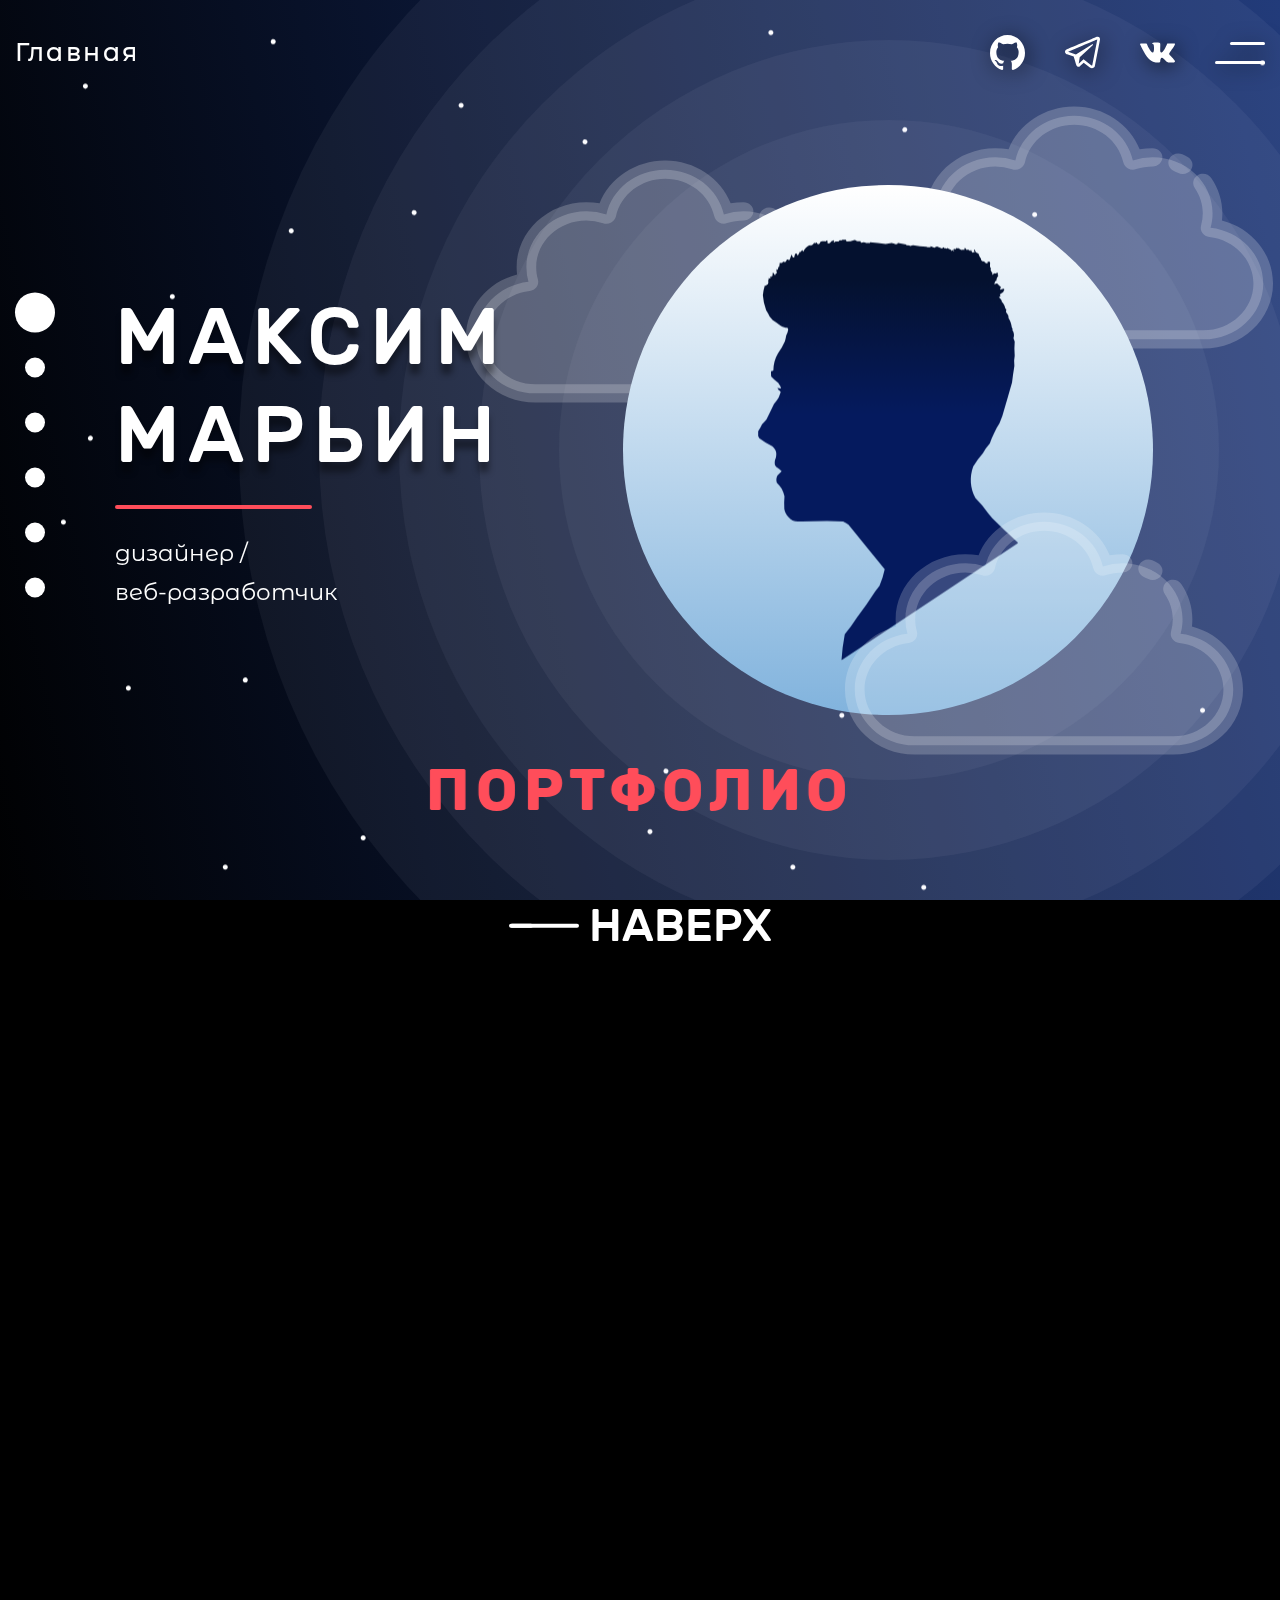
<file: index.html>
<!DOCTYPE html><html lang="ru" class="page"><head><meta charset="UTF-8"><meta name="viewport" content="width=device-width,initial-scale=1"><link rel="icon" href="favicon.svg" type="image/svg+xml"><meta http-equiv="X-UA-Compatible" content="ie=edge"><meta name="theme-color" content="#111111"><title>MAXIM MARIN PORTFOLIO</title><link rel="preload" href="fonts/MontserratAlternates-Regular.woff2" as="font" type="font/woff2" crossorigin><link rel="preload" href="fonts/MontserratAlternates-Medium.woff2" as="font" type="font/woff2" crossorigin><link rel="preload" href="fonts/MontserratAlternates-Bold.woff2" as="font" type="font/woff2" crossorigin><link rel="preload" href="fonts/Rubik-Medium.woff2" as="font" type="font/woff2" crossorigin><link rel="preload" href="fonts/Rubik-Bold.woff2" as="font" type="font/woff2" crossorigin><link rel="stylesheet" href="css/vendor.css"><link rel="stylesheet" href="css/main.css"><script defer="defer" src="js/main.js"></script></head><body class="page__body page__body--scroll-off"><header class="header fixed-block"><div class="container header__content"><a class="header__main" href="/" aria-label="Перейти на главную страницу">Главная</a><div class="header__icons"><ul class="list-reset social header__social" title="Связаться со мной"><li class="social__item"><a class="icon social__link" href="https://github.com/MaximMarin2233/maximmarin2233.github.io" target="_blank" aria-label="Мой аккаунт в GitHub"><svg><use xlink:href="img/sprite.svg#github"></use></svg></a></li><li class="social__item"><a class="icon social__link" href="https://t.me/youth_is_burning" target="_blank" aria-label="Мой аккаунт в Телеграме"><svg><use xlink:href="img/sprite.svg#telegram"></use></svg></a></li><li class="social__item"><a class="icon social__link" href="https://vk.com/youth_is_burning" target="_blank" aria-label="Мой аккаунт ВКонтакте"><svg><use xlink:href="img/sprite.svg#vk"></use></svg></a></li></ul><button class="btn-reset burger" aria-label="Открыть меню" aria-expanded="false" data-burger><span class="burger__line"></span></button></div></div><div class="burger-menu" data-menu><nav class="nav burger-menu__nav" title="Главная навигация сайта"><ul class="list-reset nav__list nav__list--column"><li class="nav__item burger-menu__item"><a class="nav__link burger-menu__link" href="/" aria-label="Перейти на главную страницу" data-menu-item><span class="burger-menu__link-inside"><span class="burger-menu__link-content">Г</span> <span class="burger-menu__link-content">л</span> <span class="burger-menu__link-content">а</span> <span class="burger-menu__link-content">в</span> <span class="burger-menu__link-content">н</span> <span class="burger-menu__link-content">а</span> <span class="burger-menu__link-content">я</span></span></a></li><li class="nav__item burger-menu__item"><a class="nav__link burger-menu__link" href="works.html" aria-label="Перейти на страницу - 'Мои работы'" data-menu-item><span class="burger-menu__link-inside"><span class="burger-menu__link-content">М</span> <span class="burger-menu__link-content">о</span> <span class="burger-menu__link-content burger-menu__link-content--space">и</span> <span class="burger-menu__link-content">р</span> <span class="burger-menu__link-content">а</span> <span class="burger-menu__link-content">б</span> <span class="burger-menu__link-content">о</span> <span class="burger-menu__link-content">т</span> <span class="burger-menu__link-content">ы</span></span></a></li><li class="nav__item burger-menu__item"><a class="nav__link burger-menu__link" href="about.html" aria-label="Перейти на страницу - 'Про меня'" data-menu-item><span class="burger-menu__link-inside"><span class="burger-menu__link-content">П</span> <span class="burger-menu__link-content">р</span> <span class="burger-menu__link-content burger-menu__link-content--space">о</span> <span class="burger-menu__link-content">м</span> <span class="burger-menu__link-content">е</span> <span class="burger-menu__link-content">н</span> <span class="burger-menu__link-content">я</span></span></a></li><li class="nav__item burger-menu__item"><a class="nav__link burger-menu__link" href="#contacts" aria-label="Перейти на страницу - 'Связь со мной'" data-menu-item><span class="burger-menu__link-inside"><span class="burger-menu__link-content">К</span> <span class="burger-menu__link-content">о</span> <span class="burger-menu__link-content">н</span> <span class="burger-menu__link-content">т</span> <span class="burger-menu__link-content">а</span> <span class="burger-menu__link-content">к</span> <span class="burger-menu__link-content">т</span> <span class="burger-menu__link-content">ы</span></span></a></li></ul></nav><ul class="list-reset social burger-menu__social" title="Связаться со мной"><li class="social__item"><a class="icon social__link" href="https://github.com/MaximMarin2233/maximmarin2233.github.io" target="_blank" aria-label="Мой аккаунт в GitHub"><svg><use xlink:href="img/sprite.svg#github"></use></svg></a></li><li class="social__item"><a class="icon social__link" href="https://t.me/youth_is_burning" target="_blank" aria-label="Мой аккаунт в Телеграме"><svg><use xlink:href="img/sprite.svg#telegram"></use></svg></a></li><li class="social__item"><a class="icon social__link" href="https://vk.com/youth_is_burning" target="_blank" aria-label="Мой аккаунт ВКонтакте"><svg><use xlink:href="img/sprite.svg#vk"></use></svg></a></li></ul></div></header><main class="main"><div class="container container--full-height"><div class="full-page"><section class="section-default home" data-anchor="home"><h1 class="visually-hidden">Максим Марьин — Дизайнер / Веб-разработчик</h1><div class="home__text" data-text><h2 class="title home__title anim anim--left" style="--delay: 100ms;">Максим<br>Марьин</h2><div class="descr home__descr anim anim--left" style="--delay: 300ms;">дизайнер /<br>веб-разработчик</div></div><div class="illustration home__illustration" data-text><div class="js-parallax"><div class="home__moon-wrapper" data-depth="0.2"><div class="home__moon anim anim--right" style="--delay: 500ms;"></div></div></div><div class="home__img-wrapper"><div class="js-parallax"><div class="home__moon-content" data-depth="0.25"><svg class="anim anim--opacity" style="--delay: 1200ms;"><use xlink:href="img/sprite.svg#max" fill="url(#moon-gradient)"></use><defs><linearGradient id="moon-gradient" x1="257.991" y1="132.254" x2="257.991" y2="561.92" gradientUnits="userSpaceOnUse"><stop offset="0" stop-color="#04112F"/><stop offset="1" stop-color="#051A5E"/></linearGradient></defs></svg></div></div></div><div class="home__cloud-wrapper home__cloud-wrapper--1"><div class="js-parallax"><div class="home__cloud" data-depth="0.2"><svg class="anim anim--right" style="--delay: 700ms;"><use xlink:href="img/sprite.svg#cloud"></use></svg></div></div></div><div class="home__cloud-wrapper home__cloud-wrapper--2"><div class="js-parallax"><div class="home__cloud" data-depth="0.3"><svg class="anim anim--right" style="--delay: 900ms;"><use xlink:href="img/sprite.svg#cloud"></use></svg></div></div></div><div class="home__cloud-wrapper home__cloud-wrapper--3"><div class="js-parallax"><div class="home__cloud" data-depth="0.4"><svg class="anim anim--right" style="--delay: 1100ms;"><use xlink:href="img/sprite.svg#cloud"></use></svg></div></div></div></div><div class="title-absolute" data-text><div class="js-parallax"><h3 class="home__subtitle" data-depth="0.15"><span class="title-absolute__text home__subtitle-content anim anim--bottom" style="--delay: 600ms;">Портфолио</span></h3></div></div></section><section class="section-default works" data-anchor="works"><div class="works__text" data-text><h2 class="title works__title anim anim--left" style="--delay: 100ms;">Проект «IPMARIN»</h2><div class="descr works__descr anim anim--left" style="--delay: 300ms;">веб-сайт /<br>IPMARIN — Взаимная поддержка, погашение кредита</div><a class="link works__link anim anim--left" href="works.html" aria-label="Прочитать подробнее об этой работе" style="--delay: 550ms;">Подробнее</a></div><div class="illustration works__illustration" data-text><div class="works__img anim anim--right" style="--delay: 400ms;"><svg><use xlink:href="img/sprite.svg#work-1"></use></svg></div></div><div class="title-absolute" data-text><div class="title-absolute__text title-absolute__text--number anim anim--bottom" style="--delay: 400ms;" data-counter></div></div></section><section class="section-default works" data-anchor="fordex-proj"><div class="works__text" data-text><h2 class="title works__title anim anim--left" style="--delay: 100ms;">Проект «Fordex»</h2><div class="descr works__descr anim anim--left" style="--delay: 300ms;">веб-сайт /<br>Fordex — Легкая организация транспортных процессов</div><a class="link works__link anim anim--left" href="http://fordexs.com/" target="_blank" aria-label="Прочитать подробнее об этой работе" style="--delay: 550ms;">Перейти на сайт</a></div><div class="illustration works__illustration works__illustration--smaller" data-text><div class="works__img anim anim--right" style="--delay: 400ms;"><img loading="lazy" src="img/works/fordex-proj-logo.svg" class="image" width="600" alt="Логотип проекта Fordex"></div></div><div class="title-absolute" data-text><div class="title-absolute__text title-absolute__text--number anim anim--bottom" style="--delay: 400ms;" data-counter></div></div></section><section class="section-default works" data-anchor="joby-proj"><div class="works__text" data-text><h2 class="title works__title anim anim--left" style="--delay: 100ms;">Проект «JOBY»</h2><div class="descr works__descr anim anim--left" style="--delay: 300ms;">веб-приложение /<br>JOBY — Интерактивная карта заказов мастеров</div><a class="link works__link anim anim--left" href="https://joby-work.ru/" target="_blank" aria-label="Прочитать подробнее об этой работе" style="--delay: 550ms;">Перейти на сайт</a></div><div class="illustration works__illustration works__illustration--smaller" data-text><div class="works__img anim anim--right" style="--delay: 400ms;"><img loading="lazy" src="img/works/joby-proj-logo.svg" class="image" width="550" alt="Логотип проекта JOBY"></div></div><div class="title-absolute" data-text><div class="title-absolute__text title-absolute__text--number anim anim--bottom" style="--delay: 400ms;" data-counter></div></div></section><section class="section-default about" data-anchor="about"><div class="about__text" data-text><h2 class="title about__title anim anim--left" style="--delay: 100ms;">Про Меня</h2><div class="descr about__descr anim anim--left" style="--delay: 300ms;">Делаю сайты, и мне это нравится<br>Отдых — чтение</div><a class="link about__link anim anim--left" href="about.html" aria-label="Прочитать больше информации про меня" style="--delay: 550ms;">Больше информации</a></div><div class="about__illustration"><img class="about__img about__img--spiderman-body" src="img/about/spiderman-body.svg" width="117" height="652" alt="Туловище человека паука, которое висит вверх ногами"> <img class="about__img about__img--spiderman-head" src="img/about/spiderman-head.svg" width="183" height="183" alt="Голова человека паука, которая висит вверх ногами"> <img class="about__img about__img--eye-1" src="img/about/spiderman-eye-1.svg" width="69" height="69" alt="Глаз человека паука"> <img class="about__img about__img--eye-2" src="img/about/spiderman-eye-2.svg" width="69" height="69" alt="Глаз человека паука"> <img class="about__img about__img--eye-closed-1" loading="lazy" src="img/about/spiderman-eye-closed-1.svg" width="60" height="20" alt="Закрытый глаз человека паука"> <img class="about__img about__img--eye-closed-2" loading="lazy" src="img/about/spiderman-eye-closed-2.svg" width="60" height="20" alt="Закрытый глаз человека паука"><div class="about__img about__img--emotion"><span></span></div><img class="about__img about__img--mask" loading="lazy" src="img/about/spiderman-mouth.svg" width="166" height="61" alt="Маска человека паука, которая снята наполовину"> <img class="about__img about__img--mouth" loading="lazy" src="img/about/spiderman-mouth-content.svg" width="69" height="12" alt="Рот человека паука"> <img class="about__img about__img--mouth-open" loading="lazy" src="img/about/spiderman-mouth-hi.svg" width="22" height="22" alt="Говорящий рот человека паука"><div class="about__img about__img--message"><span>Hi</span></div><div class="about__img about__img--lang-wrapper"><img class="about__img about__img--lang" loading="lazy" src="img/about/spiderman-language.svg" width="23" height="33" alt="Язык человека паука"></div><div class="about__img about__img--sleep-wrapper"><span class="about__img about__img--sleep-1">Z</span> <span class="about__img about__img--sleep-2">Z</span></div></div><div class="title-absolute" data-text><div class="title-absolute__text title-absolute__text--number anim anim--bottom" style="--delay: 400ms;" data-counter></div></div></section><section class="section-default contacts" data-anchor="contacts"><div class="contacts__text" data-text><h2 class="title contacts__title anim anim--left" style="--delay: 100ms;">Связь<br>со мной</h2><div class="descr contacts__descr anim anim--left" style="--delay: 300ms;"><a class="contacts__link" href="mailto:marinmaxim9v@gmail.com" aria-label="Моя почта - marinmaxim9v@gmail.com">marinmaxim9v@gmail.com</a></div><ul class="list-reset social anim anim--left" title="Связаться со мной" style="--delay: 400ms;"><li class="social__item"><a class="icon social__link" href="https://github.com/MaximMarin2233/maximmarin2233.github.io" target="_blank" aria-label="Мой аккаунт в GitHub"><svg><use xlink:href="img/sprite.svg#github"></use></svg></a></li><li class="social__item"><a class="icon social__link" href="https://t.me/youth_is_burning" target="_blank" aria-label="Мой аккаунт в Телеграме"><svg><use xlink:href="img/sprite.svg#telegram"></use></svg></a></li><li class="social__item"><a class="icon social__link" href="https://vk.com/youth_is_burning" target="_blank" aria-label="Мой аккаунт ВКонтакте"><svg><use xlink:href="img/sprite.svg#vk"></use></svg></a></li></ul></div><div class="illustration contacts__illustration" data-text><div class="js-parallax"><div class="contacts__content-wrapper" data-depth="0.3"><div class="contacts__illustration-content anim anim--right" style="--delay: 400ms;"></div></div></div></div></section></div><div class="stars-wrapper"><div class="js-parallax"><img class="stars" src="img/stars-bg.svg" alt="" aria-hidden="true" data-depth="0.2"></div></div><div class="moon-bg-wrapper"><div class="js-parallax"><div class="moon-bg" data-depth="0.25"></div></div></div><div class="pagination"><a class="pagination__link pagination__link--active" href="#home" aria-label="Перейти на главную страницу"></a> <a class="pagination__link" href="#works" aria-label="Перейти на страницу - 'Мои работы'"></a> <a class="pagination__link" href="#fordex-proj" aria-label="Перейти на страницу - 'Проект Fordex'"></a> <a class="pagination__link" href="#joby-proj" aria-label="Перейти на страницу - 'Проект JOBY'"></a> <a class="pagination__link" href="#about" aria-label="Перейти на страницу - 'Про меня'"></a> <a class="pagination__link" href="#contacts" aria-label="Перейти на страницу - 'Связь со мной'"></a></div></div></main><footer class="footer-main"><div class="container footer-main__content"><a class="arrow-up footer-main__up" href="#home" aria-label="Вернуться назад, к главной странице">Наверх</a></div></footer><div class="page-loading"></div></body></html>
</file>
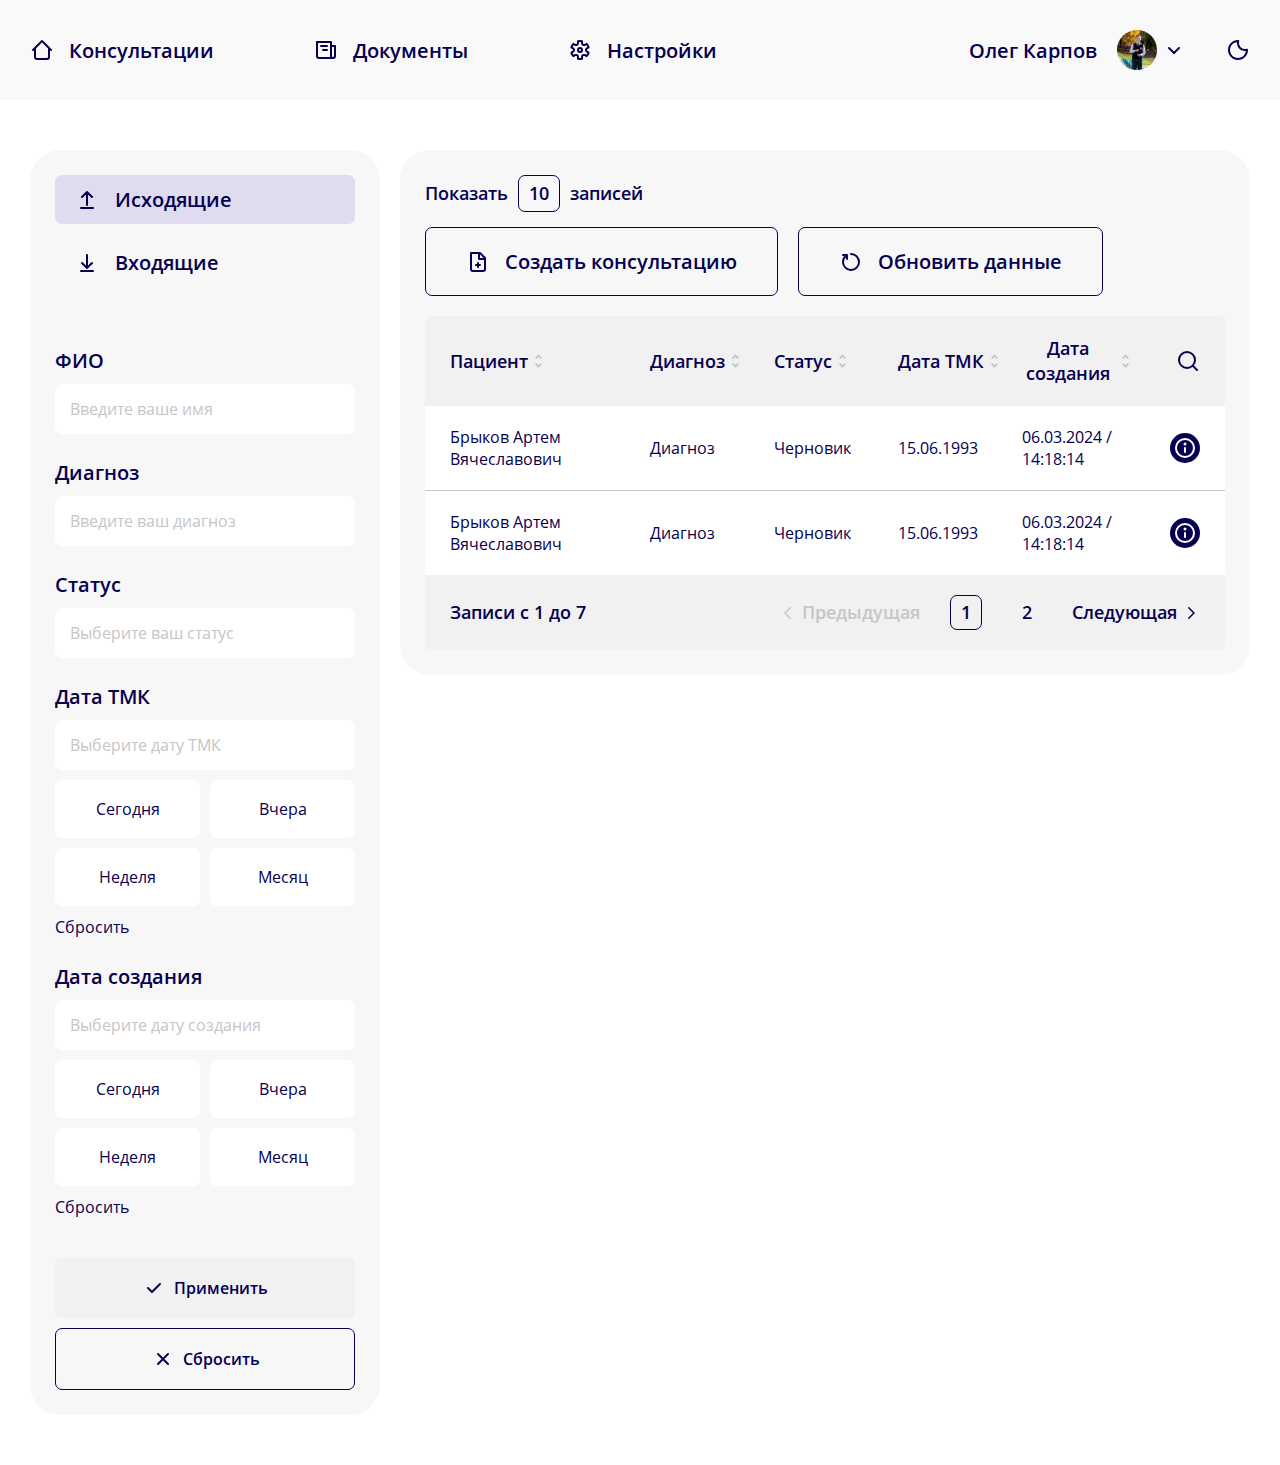
<file: work/index.html>
<!DOCTYPE html><html lang="ru" class="page"><head><meta charset="UTF-8"><meta name="viewport" content="width=device-width,initial-scale=1"><link rel="shortcut icon" href="favicon.svg" type="image/svg+xml"><meta http-equiv="X-UA-Compatible" content="ie=edge"><meta name="theme-color" content="#111111"><title>Consultations — Outcoming</title><link rel="preload" href="fonts/OpenSans-Regular.woff2" as="font" type="font/woff2" crossorigin><link rel="preload" href="fonts/OpenSans-SemiBold.woff2" as="font" type="font/woff2" crossorigin><link rel="stylesheet" href="css/vendor.css"><link rel="stylesheet" href="css/main.css"><script defer="defer" src="js/main.js"></script></head><body class="page__body"><div class="site-container"><header class="header"><div class="container"><nav class="nav"><ul class="list-reset nav__list" data-menu><li class="nav__item"><a class="nav__link" href="/"><svg width="24" height="24" viewBox="0 0 24 24" fill="none" xmlns="http://www.w3.org/2000/svg"><path d="M19 10V19C19 20.1046 18.1046 21 17 21H7C5.89543 21 5 20.1046 5 19V10M21 12L12 3L3 12" stroke="currentcolor" stroke-width="2" stroke-linecap="round" stroke-linejoin="round"/></svg> Консультации</a></li><li class="nav__item"><a class="nav__link" href="documents.html"><svg width="24" height="24" viewBox="0 0 24 24" fill="none" xmlns="http://www.w3.org/2000/svg"><path d="M3 4V18C3 19.1046 3.89543 20 5 20H17H19C20.1046 20 21 19.1046 21 18V8H17" stroke="currentcolor" stroke-width="2" stroke-linecap="round" stroke-linejoin="round"/><path d="M3 4H17V18C17 19.1046 17.8954 20 19 20V20" stroke="currentcolor" stroke-width="2" stroke-linecap="round" stroke-linejoin="round"/><path d="M13 8L7 8" stroke="currentcolor" stroke-width="2" stroke-linecap="round" stroke-linejoin="round"/><path d="M13 12L9 12" stroke="currentcolor" stroke-width="2" stroke-linecap="round" stroke-linejoin="round"/></svg> Документы</a></li><li class="nav__item"><a class="nav__link" href="#"><svg width="24" height="24" viewBox="0 0 24 24" fill="none" xmlns="http://www.w3.org/2000/svg"><circle cx="12" cy="12" r="2" stroke="currentcolor" stroke-width="2"/><path d="M5.39856 5.87922C4.46882 6.88131 3.79371 8.07052 3.40061 9.3446L4.99992 10.268C6.33325 11.0378 6.33325 12.9623 4.99992 13.7321L3.3989 14.6564C3.59411 15.2865 3.86207 15.9047 4.20577 16.5C4.54946 17.0953 4.95089 17.6365 5.39889 18.1205L6.99994 17.1962C8.33328 16.4264 9.99994 17.3886 9.99994 18.9282L9.99994 20.775C11.2999 21.0716 12.6673 21.0816 14 20.7774L14 18.9283C14 17.3887 15.6667 16.4264 17 17.1962L18.6014 18.1208C19.5312 17.1187 20.2063 15.9295 20.5994 14.6554L19 13.732C17.6667 12.9622 17.6667 11.0377 19 10.2679L20.6011 9.34354C20.4059 8.71353 20.1379 8.0953 19.7942 7.50001C19.4505 6.9047 19.0491 6.36352 18.6011 5.87944L17 6.8038C15.6667 7.5736 14 6.61135 14 5.07175L14 3.22501C12.7001 2.92841 11.3327 2.91847 9.99994 3.2226L9.99995 5.07172C9.99995 6.61132 8.33328 7.57357 6.99994 6.80377L5.39856 5.87922Z" stroke="currentcolor" stroke-width="2" stroke-linejoin="round"/></svg> Настройки</a></li></ul><button class="btn-reset burger-wrapper" data-burger><div class="btn-reset burger" aria-label="Открыть меню" aria-expanded="false"><span class="burger__line"></span></div><span class="burger-wrapper__text">Меню</span></button><div class="nav__account"><button class="btn-reset nav__account-inf nav__dropdown" data-dropdown-btn>Олег Карпов<div class="nav__account-image-wrapper"><img class="nav__account-image" loading="lazy" src="img/header/header-account-image.png" width="40" height="40" alt="Фотография аккаунта"> <svg width="24" height="24" viewBox="0 0 24 24" fill="none" xmlns="http://www.w3.org/2000/svg"><path d="M7 10L12 15" stroke="currentcolor" stroke-width="2" stroke-linecap="round" stroke-linejoin="round"/><path d="M12 15L17 10" stroke="currentcolor" stroke-width="2" stroke-linecap="round" stroke-linejoin="round"/></svg></div><ul class="list-reset dropdown"><li class="dropdown__item"><a class="dropdown__link" href="#"><svg width="24" height="24" viewBox="0 0 24 24" fill="none" xmlns="http://www.w3.org/2000/svg"><circle cx="12" cy="12" r="2" stroke="currentcolor" stroke-width="2"/><path d="M5.39856 5.87922C4.46882 6.88131 3.79371 8.07052 3.40061 9.3446L4.99992 10.268C6.33325 11.0378 6.33325 12.9623 4.99992 13.7321L3.3989 14.6564C3.59411 15.2865 3.86207 15.9047 4.20577 16.5C4.54946 17.0953 4.95089 17.6365 5.39889 18.1205L6.99994 17.1962C8.33328 16.4264 9.99994 17.3886 9.99994 18.9282L9.99994 20.775C11.2999 21.0716 12.6673 21.0816 14 20.7774L14 18.9283C14 17.3887 15.6667 16.4264 17 17.1962L18.6014 18.1208C19.5312 17.1187 20.2063 15.9295 20.5994 14.6554L19 13.732C17.6667 12.9622 17.6667 11.0377 19 10.2679L20.6011 9.34354C20.4059 8.71353 20.1379 8.0953 19.7942 7.50001C19.4505 6.9047 19.0491 6.36352 18.6011 5.87944L17 6.8038C15.6667 7.5736 14 6.61135 14 5.07175L14 3.22501C12.7001 2.92841 11.3327 2.91847 9.99994 3.2226L9.99995 5.07172C9.99995 6.61132 8.33328 7.57357 6.99994 6.80377L5.39856 5.87922Z" stroke="currentcolor" stroke-width="2" stroke-linejoin="round"/></svg> Настройки</a></li><li class="dropdown__item"><a class="dropdown__link" href="#"><svg class="dropdown__icon dropdown__icon--password" xmlns="http://www.w3.org/2000/svg" width="24" height="24" fill="currentColor" class="dropdown-icon text-gray-400 me-2" viewBox="0 0 20 20"><path d="M3.5 11.5a3.5 3.5 0 1 1 3.163-5H14L15.5 8 14 9.5l-1-1-1 1-1-1-1 1-1-1-1 1H6.663a3.5 3.5 0 0 1-3.163 2M2.5 9a1 1 0 1 0 0-2 1 1 0 0 0 0 2"></path></svg> Сменить пароль</a></li><li class="dropdown__item"><a class="dropdown__link" href="#"><svg fill="none" stroke="var(--red-color)" width="24" height="24" viewBox="0 0 24 24" xmlns="http://www.w3.org/2000/svg"><path stroke-linecap="round" stroke-linejoin="round" stroke-width="2" d="M17 16l4-4m0 0l-4-4m4 4H7m6 4v1a3 3 0 01-3 3H6a3 3 0 01-3-3V7a3 3 0 013-3h4a3 3 0 013 3v1"></path></svg> Выход</a></li></ul></button> <button class="btn-reset nav__btn-theme" aria-label="Сменить тему сайта" data-btn-theme><svg class="light-theme" width="24" height="24" viewBox="0 0 24 24" fill="none" xmlns="http://www.w3.org/2000/svg"><circle cx="12" cy="12" r="4" stroke="white" stroke-width="2" stroke-linejoin="round"/><path d="M20 12H21" stroke="white" stroke-width="2" stroke-linecap="round"/><path d="M3 12H4" stroke="white" stroke-width="2" stroke-linecap="round"/><path d="M12 20L12 21" stroke="white" stroke-width="2" stroke-linecap="round"/><path d="M12 3L12 4" stroke="white" stroke-width="2" stroke-linecap="round"/><path d="M17.6569 17.6569L18.364 18.364" stroke="white" stroke-width="2" stroke-linecap="round"/><path d="M5.63599 5.63603L6.34309 6.34314" stroke="white" stroke-width="2" stroke-linecap="round"/><path d="M6.34314 17.6569L5.63603 18.364" stroke="white" stroke-width="2" stroke-linecap="round"/><path d="M18.364 5.63603L17.6569 6.34314" stroke="white" stroke-width="2" stroke-linecap="round"/></svg> <svg class="dark-theme" width="24" height="24" viewBox="0 0 24 24" fill="none" xmlns="http://www.w3.org/2000/svg"><path d="M20.9955 11.7115L21.995 11.68C21.9852 11.3701 21.8322 11.0822 21.5809 10.9007C21.3295 10.7192 21.0081 10.6646 20.7109 10.7528L20.9955 11.7115ZM12.2885 3.00454L13.2472 3.28913C13.3354 2.99189 13.2808 2.67053 13.0993 2.41915C12.9178 2.16776 12.6299 2.01479 12.32 2.00503L12.2885 3.00454ZM20.7109 10.7528C20.1699 10.9134 19.5959 11 19 11V13C19.7907 13 20.5563 12.885 21.2801 12.6701L20.7109 10.7528ZM19 11C15.6863 11 13 8.31371 13 5H11C11 9.41828 14.5817 13 19 13V11ZM13 5C13 4.40407 13.0866 3.83011 13.2472 3.28913L11.3299 2.71994C11.115 3.44371 11 4.20931 11 5H13ZM12 4C12.086 4 12.1717 4.00135 12.2571 4.00404L12.32 2.00503C12.2137 2.00169 12.107 2 12 2V4ZM4 12C4 7.58172 7.58172 4 12 4V2C6.47715 2 2 6.47715 2 12H4ZM12 20C7.58172 20 4 16.4183 4 12H2C2 17.5228 6.47715 22 12 22V20ZM20 12C20 16.4183 16.4183 20 12 20V22C17.5228 22 22 17.5228 22 12H20ZM19.996 11.7429C19.9986 11.8283 20 11.914 20 12H22C22 11.893 21.9983 11.7863 21.995 11.68L19.996 11.7429Z" fill="#060050"/></svg></button></div></nav></div></header><main class="main"><div class="container main__content"><aside class="aside-filters"><div class="aside-filters__type"><button class="btn-reset aside-filters__type-btn aside-filters__type-btn--active"><svg class="aside-filters__type-btn-icon" width="24" height="24" viewBox="0 0 24 24" fill="none" xmlns="http://www.w3.org/2000/svg"><path d="M17 9L12 4M12 4L7 9M12 4L12 17" stroke="currentcolor" stroke-width="2" stroke-linecap="round" stroke-linejoin="round"/><path d="M6 20H18" stroke="currentcolor" stroke-width="2" stroke-linecap="round" stroke-linejoin="round"/></svg> Исходящие</button> <button class="btn-reset aside-filters__type-btn"><svg class="aside-filters__type-btn-icon" width="24" height="24" viewBox="0 0 24 24" fill="none" xmlns="http://www.w3.org/2000/svg"><path d="M7 12L12 17M12 17L17 12M12 17L12 4" stroke="currentcolor" stroke-width="2" stroke-linecap="round" stroke-linejoin="round"/><path d="M6 20H18" stroke="currentcolor" stroke-width="2" stroke-linecap="round" stroke-linejoin="round"/></svg> Входящие</button></div><div class="aside-filters__inputs-wrapper"><label class="aside-filters__label">ФИО <input class="aside-filters__input" type="text" placeholder="Введите ваше имя"></label> <label class="aside-filters__label">Диагноз <input class="aside-filters__input" type="text" placeholder="Введите ваш диагноз"></label> <label class="aside-filters__label">Статус <input class="aside-filters__input" type="text" placeholder="Выберите ваш статус"></label> <label class="aside-filters__label">Дата ТМК <input class="aside-filters__input" type="text" placeholder="Выберите дату ТМК"><div class="aside-filters__dates"><button class="btn-reset aside-filters__btn-date bg-hover">Сегодня</button> <button class="btn-reset aside-filters__btn-date bg-hover">Вчера</button> <button class="btn-reset aside-filters__btn-date bg-hover">Неделя</button> <button class="btn-reset aside-filters__btn-date bg-hover">Месяц</button></div><button class="btn-reset aside-filters__btn-reset">Сбросить</button></label> <label class="aside-filters__label">Дата создания <input class="aside-filters__input" type="text" placeholder="Выберите дату создания"><div class="aside-filters__dates"><button class="btn-reset aside-filters__btn-date bg-hover">Сегодня</button> <button class="btn-reset aside-filters__btn-date bg-hover">Вчера</button> <button class="btn-reset aside-filters__btn-date bg-hover">Неделя</button> <button class="btn-reset aside-filters__btn-date bg-hover">Месяц</button></div><button class="btn-reset aside-filters__btn-reset">Сбросить</button></label></div><button class="btn-reset aside-filters__btn-accept bg-hover"><svg class="aside-filters__btn-accept-icon" width="24" height="24" viewBox="0 0 24 24" fill="none" xmlns="http://www.w3.org/2000/svg"><path d="M18 8L10 16L6 12" stroke="currentcolor" stroke-width="2" stroke-linecap="round" stroke-linejoin="round"/></svg> Применить</button> <button class="btn-reset aside-filters__btn-close bg-hover"><svg width="24" height="24" viewBox="0 0 24 24" fill="none" xmlns="http://www.w3.org/2000/svg"><path d="M7 7L17 17M7 17L17 7" stroke="currentcolor" stroke-width="2" stroke-linecap="round" stroke-linejoin="round"/></svg> Сбросить</button></aside><section class="consultations"><div class="consultations__nav"><div class="consultations__nav-wrapper"><button class="btn-reset consultations__nav-btn"><svg class="consultations__nav-btn-icon" width="24" height="24" viewBox="0 0 24 24" fill="none" xmlns="http://www.w3.org/2000/svg"><path d="M7 21C5.89543 21 5 20.1046 5 19V3H14L19 8V19C19 20.1046 18.1046 21 17 21H7Z" stroke="currentcolor" stroke-width="2" stroke-linecap="round" stroke-linejoin="round"/><path d="M12 13V17" stroke="currentcolor" stroke-width="2" stroke-linecap="round" stroke-linejoin="round"/><path d="M10 15H14" stroke="currentcolor" stroke-width="2" stroke-linecap="round" stroke-linejoin="round"/><path d="M13 3V9H19" stroke="currentcolor" stroke-width="2" stroke-linejoin="round"/></svg> Создать консультацию</button> <button class="btn-reset consultations__nav-btn"><svg class="consultations__nav-btn-icon" width="24" height="24" viewBox="0 0 24 24" fill="none" xmlns="http://www.w3.org/2000/svg"><path d="M12 4C16.4183 4 20 7.58172 20 12C20 16.4183 16.4183 20 12 20C7.58172 20 4 16.4183 4 12C4 9.48687 5.15881 7.2444 6.97126 5.77778" stroke="currentcolor" stroke-width="2" stroke-linecap="round" stroke-linejoin="round"/><path d="M4 5H8V9" stroke="currentcolor" stroke-width="2" stroke-linecap="round" stroke-linejoin="round"/></svg> Обновить данные</button></div><div class="consultations__nav-count">Показать <span>10</span> записей</div></div><div class="table"><div class="table__row table__row--header"><div class="table__column"><button class="btn-reset table__btn-filters">Пациент</button></div><div class="table__column table__column--header"><button class="btn-reset table__btn-filters">Диагноз</button></div><div class="table__column table__column--header"><button class="btn-reset table__btn-filters">Статус</button></div><div class="table__column table__column--header"><button class="btn-reset table__btn-filters">Дата ТМК</button></div><div class="table__column table__column--header"><button class="btn-reset table__btn-filters">Дата создания</button></div><div class="table__column"><button class="btn-reset table__btn-search"><svg width="24" height="24" viewBox="0 0 24 24" fill="none" xmlns="http://www.w3.org/2000/svg"><path d="M21 21L16.6569 16.6569M16.6569 16.6569C18.1046 15.2091 19 13.2091 19 11C19 6.58172 15.4183 3 11 3C6.58172 3 3 6.58172 3 11C3 15.4183 6.58172 19 11 19C13.2091 19 15.2091 18.1046 16.6569 16.6569Z" stroke="currentcolor" stroke-width="2" stroke-linecap="round" stroke-linejoin="round"/></svg></button></div></div><div class="accordion"><div class="accordion__control table__row" aria-expanded="false"><div class="table__column">Брыков Артем Вячеславович</div><div class="table__column">Диагноз</div><div class="table__column">Черновик</div><div class="table__column">15.06.1993</div><div class="table__column">06.03.2024 / 14:18:14</div><div class="table__column"><button class="btn-reset table__btn-inf"><svg width="30" height="30" viewBox="0 0 30 30" fill="none" xmlns="http://www.w3.org/2000/svg"><circle cx="15" cy="15" r="15" fill="var(--main-color)"/><circle cx="15" cy="15" r="9" stroke="var(--light-color)" stroke-width="2" stroke-linecap="round" stroke-linejoin="round"/><rect x="15" y="11" width="0.01" height="0.01" stroke="var(--light-color)" stroke-width="3" stroke-linejoin="round"/><path d="M15 15V19" stroke="var(--light-color)" stroke-width="2" stroke-linecap="round" stroke-linejoin="round"/></svg></button></div></div><div class="accordion__content" aria-hidden="true"><h2 class="accordion__content-title">Информация о пациенте</h2><div class="accordion__content-wrapper"><ul class="list-reset accordion__content-list"><li class="accordion__content-item"><span>Описание:</span> Краткое описание</li><li class="accordion__content-item"><span>Диагноз:</span> Не установлен</li><li class="accordion__content-item"><span>Фактическая дата выполнения:</span> 1 января 2000 г.</li><li class="accordion__content-item"><span>Организация-исполнитель:</span> ООО Интремед (2633001171)</li></ul><div class="accordion__list-wrapper"><h3 class="accordion__content-subtitle">Исполнители:</h3><ul class="accordion__content-list accordion__content-list--default"><li class="accordion__content-item">Карпов Олег Юрьевич (Врач-кардиолог, Врач-терапевт),</li><li class="accordion__content-item">Корзун Илья Алексеевич (Врач-кардиолог, Врач-терапевт)</li></ul><h3 class="accordion__content-subtitle">Специальности:</h3><ul class="accordion__content-list accordion__content-list--default"><li class="accordion__content-item">Врач-терапевт,</li><li class="accordion__content-item">Врач-педиатр</li></ul></div></div><button class="btn-reset accordion__content-btn"><svg class="accordion__content-btn-icon" width="24" height="24" viewBox="0 0 24 24" fill="none" xmlns="http://www.w3.org/2000/svg"><path d="M7 21C5.89543 21 5 20.1046 5 19V3H14L19 8V19C19 20.1046 18.1046 21 17 21H7Z" stroke="currentcolor" stroke-width="2" stroke-linecap="round" stroke-linejoin="round"/><path d="M13 3V9H19" stroke="currentcolor" stroke-width="2" stroke-linejoin="round"/><path d="M9 13H15" stroke="currentcolor" stroke-width="2" stroke-linecap="round" stroke-linejoin="round"/><path d="M9 17H15" stroke="currentcolor" stroke-width="2" stroke-linecap="round" stroke-linejoin="round"/></svg> Карточка ТМК</button></div></div><div class="accordion"><div class="accordion__control accordion__control--border-none table__row" aria-expanded="false"><div class="table__column">Брыков Артем Вячеславович</div><div class="table__column">Диагноз</div><div class="table__column">Черновик</div><div class="table__column">15.06.1993</div><div class="table__column">06.03.2024 / 14:18:14</div><div class="table__column"><button class="btn-reset table__btn-inf"><svg width="30" height="30" viewBox="0 0 30 30" fill="none" xmlns="http://www.w3.org/2000/svg"><circle cx="15" cy="15" r="15" fill="var(--main-color)"/><circle cx="15" cy="15" r="9" stroke="var(--light-color)" stroke-width="2" stroke-linecap="round" stroke-linejoin="round"/><rect x="15" y="11" width="0.01" height="0.01" stroke="var(--light-color)" stroke-width="3" stroke-linejoin="round"/><path d="M15 15V19" stroke="var(--light-color)" stroke-width="2" stroke-linecap="round" stroke-linejoin="round"/></svg></button></div></div><div class="accordion__content" aria-hidden="true"><h2 class="accordion__content-title">Информация о пациенте</h2><div class="accordion__content-wrapper"><ul class="list-reset accordion__content-list"><li class="accordion__content-item"><span>Описание:</span> Краткое описание</li><li class="accordion__content-item"><span>Диагноз:</span> Не установлен</li><li class="accordion__content-item"><span>Фактическая дата выполнения:</span> 1 января 2000 г.</li><li class="accordion__content-item"><span>Организация-исполнитель:</span> ООО Интремед (2633001171)</li></ul><div class="accordion__list-wrapper"><h3 class="accordion__content-subtitle">Исполнители:</h3><ul class="accordion__content-list accordion__content-list--default"><li class="accordion__content-item">Карпов Олег Юрьевич (Врач-кардиолог, Врач-терапевт),</li><li class="accordion__content-item">Корзун Илья Алексеевич (Врач-кардиолог, Врач-терапевт)</li></ul><h3 class="accordion__content-subtitle">Специальности:</h3><ul class="accordion__content-list accordion__content-list--default"><li class="accordion__content-item">Врач-терапевт,</li><li class="accordion__content-item">Врач-педиатр</li></ul></div></div><button class="btn-reset accordion__content-btn"><svg class="accordion__content-btn-icon" width="24" height="24" viewBox="0 0 24 24" fill="none" xmlns="http://www.w3.org/2000/svg"><path d="M7 21C5.89543 21 5 20.1046 5 19V3H14L19 8V19C19 20.1046 18.1046 21 17 21H7Z" stroke="currentcolor" stroke-width="2" stroke-linecap="round" stroke-linejoin="round"/><path d="M13 3V9H19" stroke="currentcolor" stroke-width="2" stroke-linejoin="round"/><path d="M9 13H15" stroke="currentcolor" stroke-width="2" stroke-linecap="round" stroke-linejoin="round"/><path d="M9 17H15" stroke="currentcolor" stroke-width="2" stroke-linecap="round" stroke-linejoin="round"/></svg> Карточка ТМК</button></div></div><div class="table__footer"><div class="table__footer-text">Записи с 1 до 7</div><div class="table__pagination"><button class="btn-reset table__pagination-move" disabled="disabled"><svg><use xlink:href="img/sprite.svg#arrow-prev"></use></svg> Предыдущая</button> <button class="btn-reset table__pagination-page table__pagination-page--active">1</button> <button class="btn-reset table__pagination-page">2</button> <button class="btn-reset table__pagination-move">Следующая <svg><use xlink:href="img/sprite.svg#arrow-next"></use></svg></button></div></div></div></section></div></main><footer class="footer"><div class="container"></div></footer></div></body></html>
</file>
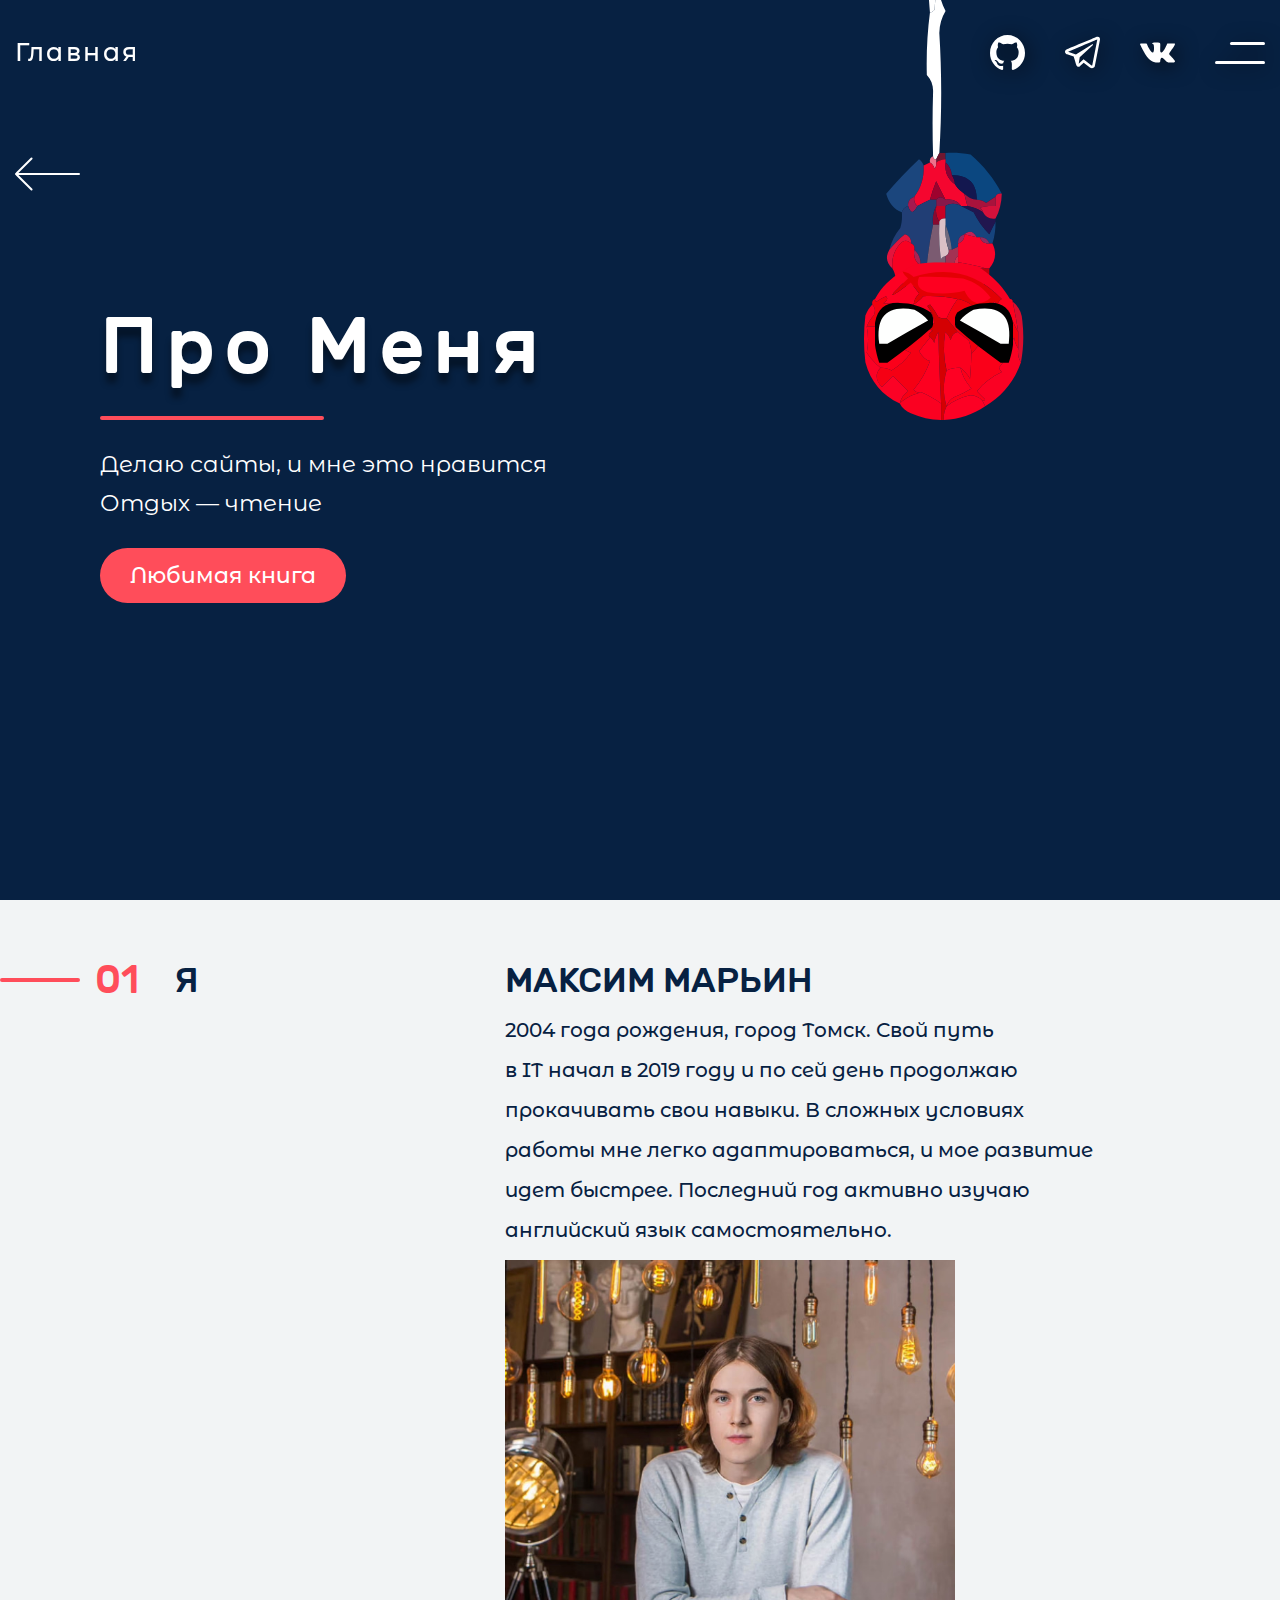
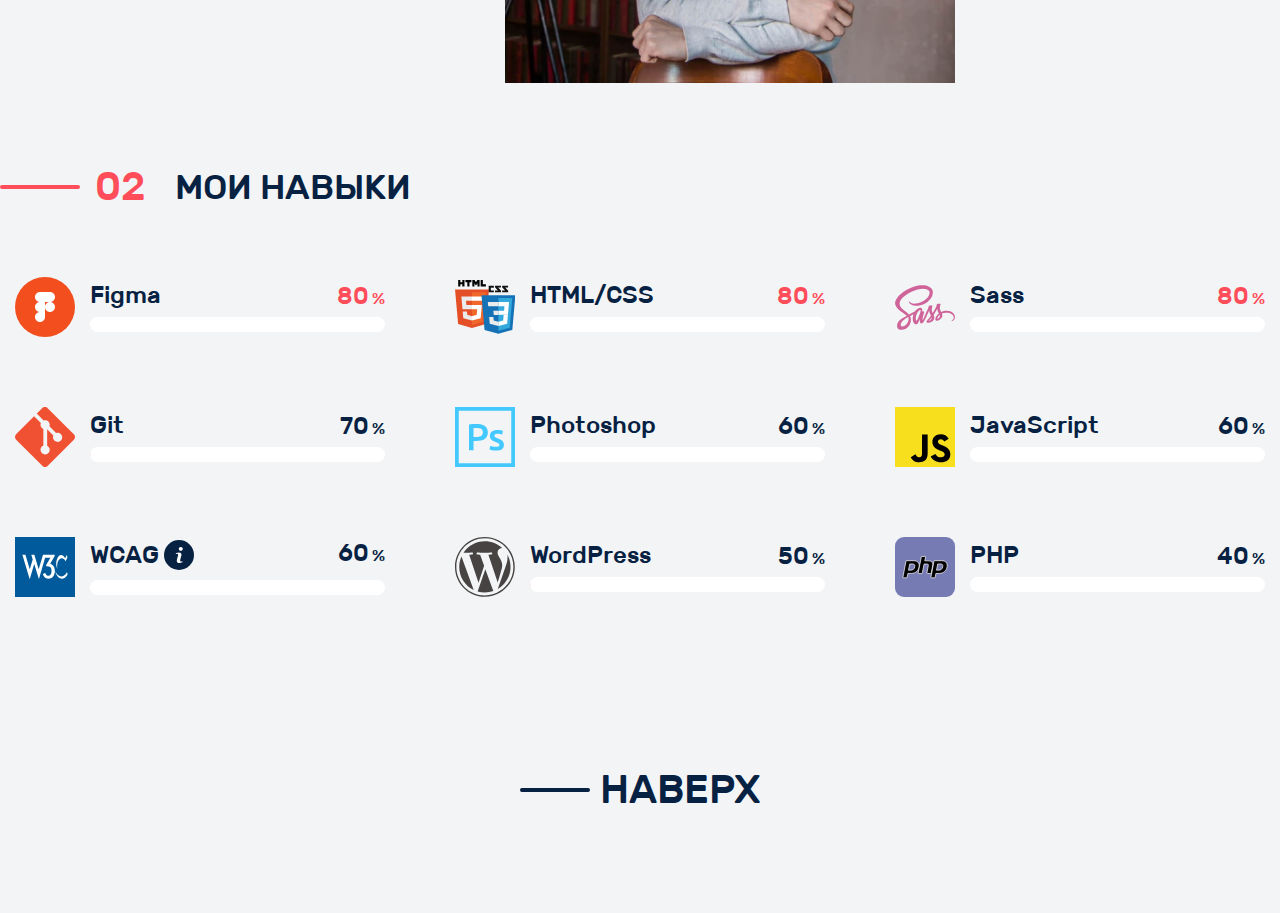
<file: about.html>
<!DOCTYPE html><html lang="ru" class="page"><head><meta charset="UTF-8"><meta name="viewport" content="width=device-width,initial-scale=1"><link rel="icon" href="favicon.svg" type="image/svg+xml"><meta http-equiv="X-UA-Compatible" content="ie=edge"><meta name="theme-color" content="#111111"><title>About Me | MAXIM MARIN PORTFOLIO</title><link rel="preload" href="fonts/MontserratAlternates-Regular.woff2" as="font" type="font/woff2" crossorigin><link rel="preload" href="fonts/MontserratAlternates-Medium.woff2" as="font" type="font/woff2" crossorigin><link rel="preload" href="fonts/MontserratAlternates-Bold.woff2" as="font" type="font/woff2" crossorigin><link rel="preload" href="fonts/Rubik-Medium.woff2" as="font" type="font/woff2" crossorigin><link rel="preload" href="fonts/Rubik-Bold.woff2" as="font" type="font/woff2" crossorigin><link rel="stylesheet" href="css/vendor.css"><link rel="stylesheet" href="css/main.css"><script defer="defer" src="js/main.js"></script></head><body class="page__body page__body--height-auto"><div class="site-container"><header class="header fixed-block"><div class="container header__content"><a class="header__main" href="/" aria-label="Перейти на главную страницу">Главная</a><div class="header__icons"><ul class="list-reset social header__social" title="Связаться со мной"><li class="social__item"><a class="icon social__link" href="https://github.com/MaximMarin2233/maximmarin2233.github.io" target="_blank" aria-label="Мой аккаунт в GitHub"><svg><use xlink:href="img/sprite.svg#github"></use></svg></a></li><li class="social__item"><a class="icon social__link" href="https://t.me/youth_is_burning" target="_blank" aria-label="Мой аккаунт в Телеграме"><svg><use xlink:href="img/sprite.svg#telegram"></use></svg></a></li><li class="social__item"><a class="icon social__link" href="https://vk.com/youth_is_burning" target="_blank" aria-label="Мой аккаунт ВКонтакте"><svg><use xlink:href="img/sprite.svg#vk"></use></svg></a></li></ul><button class="btn-reset burger" aria-label="Открыть меню" aria-expanded="false" data-burger><span class="burger__line"></span></button></div></div><div class="burger-menu" data-menu><nav class="nav burger-menu__nav" title="Главная навигация сайта"><ul class="list-reset nav__list nav__list--column"><li class="nav__item burger-menu__item"><a class="nav__link burger-menu__link" href="/" aria-label="Перейти на главную страницу" data-menu-item><span class="burger-menu__link-inside"><span class="burger-menu__link-content">Г</span> <span class="burger-menu__link-content">л</span> <span class="burger-menu__link-content">а</span> <span class="burger-menu__link-content">в</span> <span class="burger-menu__link-content">н</span> <span class="burger-menu__link-content">а</span> <span class="burger-menu__link-content">я</span></span></a></li><li class="nav__item burger-menu__item"><a class="nav__link burger-menu__link" href="works.html" aria-label="Перейти на страницу - 'Мои работы'" data-menu-item><span class="burger-menu__link-inside"><span class="burger-menu__link-content">М</span> <span class="burger-menu__link-content">о</span> <span class="burger-menu__link-content burger-menu__link-content--space">и</span> <span class="burger-menu__link-content">р</span> <span class="burger-menu__link-content">а</span> <span class="burger-menu__link-content">б</span> <span class="burger-menu__link-content">о</span> <span class="burger-menu__link-content">т</span> <span class="burger-menu__link-content">ы</span></span></a></li><li class="nav__item burger-menu__item"><a class="nav__link burger-menu__link" href="about.html" aria-label="Перейти на страницу - 'Про меня'" data-menu-item><span class="burger-menu__link-inside"><span class="burger-menu__link-content">П</span> <span class="burger-menu__link-content">р</span> <span class="burger-menu__link-content burger-menu__link-content--space">о</span> <span class="burger-menu__link-content">м</span> <span class="burger-menu__link-content">е</span> <span class="burger-menu__link-content">н</span> <span class="burger-menu__link-content">я</span></span></a></li><li class="nav__item burger-menu__item"><a class="nav__link burger-menu__link" href="/#contacts" aria-label="Перейти на страницу - 'Связь со мной'" data-menu-item><span class="burger-menu__link-inside"><span class="burger-menu__link-content">К</span> <span class="burger-menu__link-content">о</span> <span class="burger-menu__link-content">н</span> <span class="burger-menu__link-content">т</span> <span class="burger-menu__link-content">а</span> <span class="burger-menu__link-content">к</span> <span class="burger-menu__link-content">т</span> <span class="burger-menu__link-content">ы</span></span></a></li></ul></nav><ul class="list-reset social burger-menu__social" title="Связаться со мной"><li class="social__item"><a class="icon social__link" href="https://github.com/MaximMarin2233/maximmarin2233.github.io" target="_blank" aria-label="Мой аккаунт в GitHub"><svg><use xlink:href="img/sprite.svg#github"></use></svg></a></li><li class="social__item"><a class="icon social__link" href="https://t.me/youth_is_burning" target="_blank" aria-label="Мой аккаунт в Телеграме"><svg><use xlink:href="img/sprite.svg#telegram"></use></svg></a></li><li class="social__item"><a class="icon social__link" href="https://vk.com/youth_is_burning" target="_blank" aria-label="Мой аккаунт ВКонтакте"><svg><use xlink:href="img/sprite.svg#vk"></use></svg></a></li></ul></div></header><main class="main"><section class="about about-me"><div class="container section-default about-me__content"><div class="about__text"><h2 class="title about__title">Про Меня</h2><div class="descr about__descr">Делаю сайты, и мне это нравится<br>Отдых — чтение</div><a class="link about__link" href="https://en.wikipedia.org/wiki/The_Pragmatic_Programmer" aria-label="Открыть википедию, это моя любимая книга" target="_blank">Любимая книга</a></div><div class="about__illustration"><img class="about__img about__img--spiderman-body" src="img/about/spiderman-body.svg" width="117" height="652" alt="Туловище человека паука, которое висит вверх ногами"> <img class="about__img about__img--spiderman-head" src="img/about/spiderman-head.svg" width="183" height="183" alt="Голова человека паука, которая висит вверх ногами"> <img class="about__img about__img--eye-1" src="img/about/spiderman-eye-1.svg" width="69" height="69" alt="Глаз человека паука"> <img class="about__img about__img--eye-2" src="img/about/spiderman-eye-2.svg" width="69" height="69" alt="Глаз человека паука"></div></div></section><div class="container sticky-arrow"><a class="sticky-arrow__link" href="/#about" aria-label="Вернуться назад, к странице - 'Про меня'"><span></span></a></div><section class="about-info"><div class="work-info about-info__content"><div class="container container--smaller work-info__content"><div class="work-info__text"><h2 class="work-info__title work-info__title--not-descr">Я</h2></div><div class="work-info__text about-info__text"><h2 class="work-info__title">Максим Марьин</h2><p class="work-info__descr about-info__descr">2004 года рождения, город Томск. Свой путь в IT начал в 2019 году и по сей день продолжаю прокачивать свои навыки. В сложных условиях работы мне легко адаптироваться, и мое развитие идет быстрее. Последний год активно изучаю английский язык самостоятельно.</p><picture><source srcset="img/about-me/about-me-img.avif" type="image/avif"><source srcset="img/about-me/about-me-img.webp" type="image/webp"><img class="about-info__img" loading="lazy" src="img/about-me/about-me-img.jpg" width="600" height="550" alt="Человек, имя которого - Максим, стоит оперев руки на стул"></picture></div></div><div class="work-info__counter" data-counter></div></div><div class="work-info about-info__content"><div class="container container--smaller work-info__content"><div class="work-info__text"><h2 class="work-info__title work-info__title--not-descr">Мои навыки</h2></div></div><div class="work-info__counter" data-counter></div></div><div class="about-info__skills"><div class="container container--smaller"><ul class="list-reset skills-list"><li class="skills-list__card" data-skill><img class="skills-list__img" loading="lazy" src="img/skills/figma-logo.svg" width="60" height="60" alt="Логотип Figma"><div class="skills-list__content"><div class="skills-list__text"><h2 class="skills-list__title">Figma</h2><div class="skills-list__value skills-list__value--red">80</div></div><div class="skills-list__bar"><span class="skills-list__bar-content" data-bar></span></div></div></li><li class="skills-list__card" data-skill><img class="skills-list__img" loading="lazy" src="img/skills/html-css-logo.svg" width="60" height="60" alt="Логотип HTML/CSS"><div class="skills-list__content"><div class="skills-list__text"><h2 class="skills-list__title">HTML/CSS</h2><div class="skills-list__value skills-list__value--red">80</div></div><div class="skills-list__bar"><span class="skills-list__bar-content" data-bar></span></div></div></li><li class="skills-list__card" data-skill><img class="skills-list__img" loading="lazy" src="img/skills/sass-logo.svg" width="60" height="60" alt="Логотип Sass"><div class="skills-list__content"><div class="skills-list__text"><h2 class="skills-list__title">Sass</h2><div class="skills-list__value skills-list__value--red">80</div></div><div class="skills-list__bar"><span class="skills-list__bar-content" data-bar></span></div></div></li><li class="skills-list__card" data-skill><img class="skills-list__img" loading="lazy" src="img/skills/git-logo.svg" width="60" height="60" alt="Логотип Git"><div class="skills-list__content"><div class="skills-list__text"><h2 class="skills-list__title">Git</h2><div class="skills-list__value">70</div></div><div class="skills-list__bar"><span class="skills-list__bar-content" data-bar></span></div></div></li><li class="skills-list__card" data-skill><img class="skills-list__img" loading="lazy" src="img/skills/photoshop-logo.svg" width="60" height="60" alt="Логотип Photoshop"><div class="skills-list__content"><div class="skills-list__text"><h2 class="skills-list__title">Photoshop</h2><div class="skills-list__value">60</div></div><div class="skills-list__bar"><span class="skills-list__bar-content" data-bar></span></div></div></li><li class="skills-list__card" data-skill><img class="skills-list__img" loading="lazy" src="img/skills/js-logo.svg" width="60" height="60" alt="Логотип JavaScript"><div class="skills-list__content"><div class="skills-list__text"><h2 class="skills-list__title">JavaScript</h2><div class="skills-list__value">60</div></div><div class="skills-list__bar"><span class="skills-list__bar-content" data-bar></span></div></div></li><li class="skills-list__card" data-skill><img class="skills-list__img" loading="lazy" src="img/skills/w3c-logo.svg" width="60" height="60" alt="Логотип WCAG"><div class="skills-list__content"><div class="skills-list__text"><h2 class="skills-list__title skills-list__title--tooltip"><span class="skills-list__title-text">WCAG </span><span class="tooltip"><button class="btn-reset tooltip__btn" aria-describedby="wcag-info" data-tooltip><svg><use xlink:href="img/sprite.svg#tooltip-info"></use></svg></button> <span class="tooltip__txt" role="tooltip" id="wcag-info"><span class="visually-hidden">Тултип: </span><span class="tooltip__content">Руководство по обеспечению доступности веб-контента</span></span></span></h2><div class="skills-list__value">60</div></div><div class="skills-list__bar"><span class="skills-list__bar-content" data-bar></span></div></div></li><li class="skills-list__card" data-skill><img class="skills-list__img" loading="lazy" src="img/skills/wp-logo.svg" width="60" height="60" alt="Логотип WordPress"><div class="skills-list__content"><div class="skills-list__text"><h2 class="skills-list__title">WordPress</h2><div class="skills-list__value">50</div></div><div class="skills-list__bar"><span class="skills-list__bar-content" data-bar></span></div></div></li><li class="skills-list__card" data-skill><img class="skills-list__img" loading="lazy" src="img/skills/php-logo.svg" width="60" height="60" alt="Логотип PHP"><div class="skills-list__content"><div class="skills-list__text"><h2 class="skills-list__title">PHP</h2><div class="skills-list__value">40</div></div><div class="skills-list__bar"><span class="skills-list__bar-content" data-bar></span></div></div></li></ul></div></div></section></main><footer class="footer"><div class="container footer__content"><a class="arrow-up" href="/#about" aria-label="Вернуться назад, к странице - 'Про меня'">Наверх</a></div></footer><div class="page-loading"></div></div></body></html>
</file>
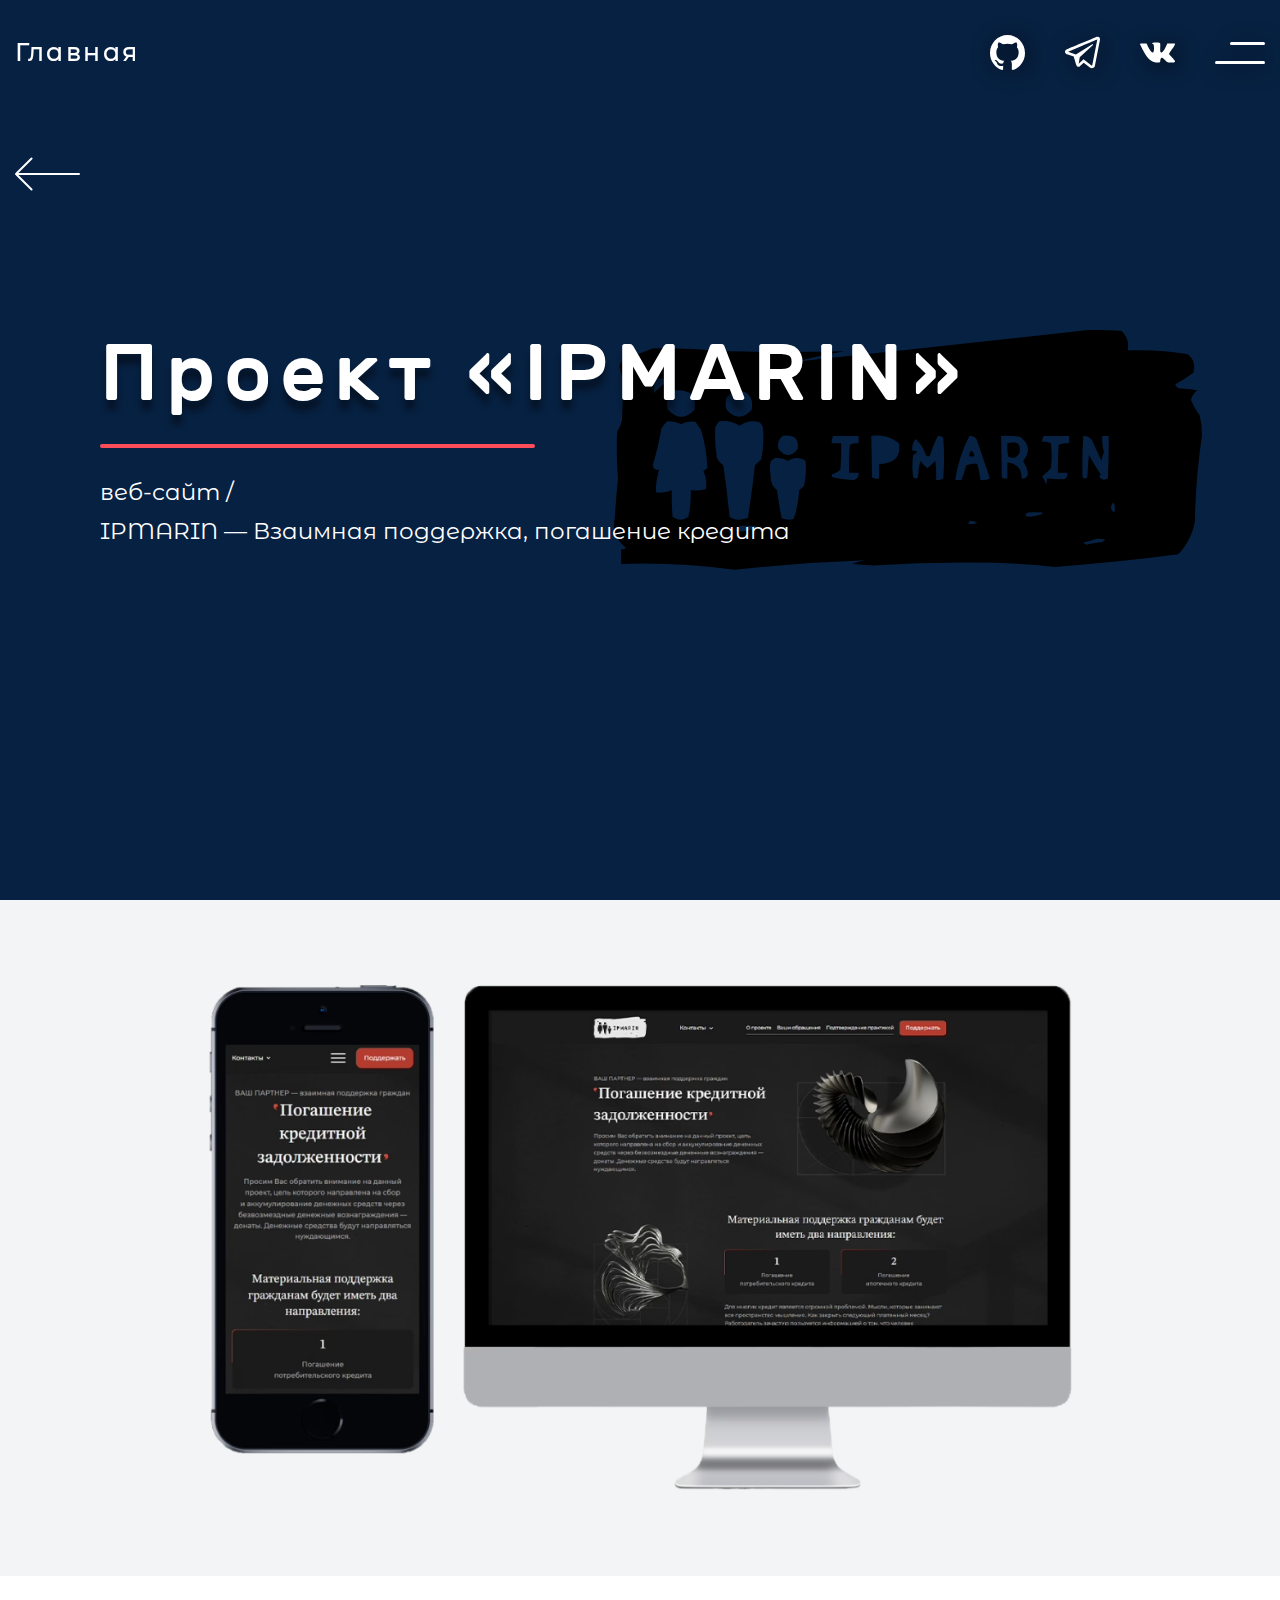
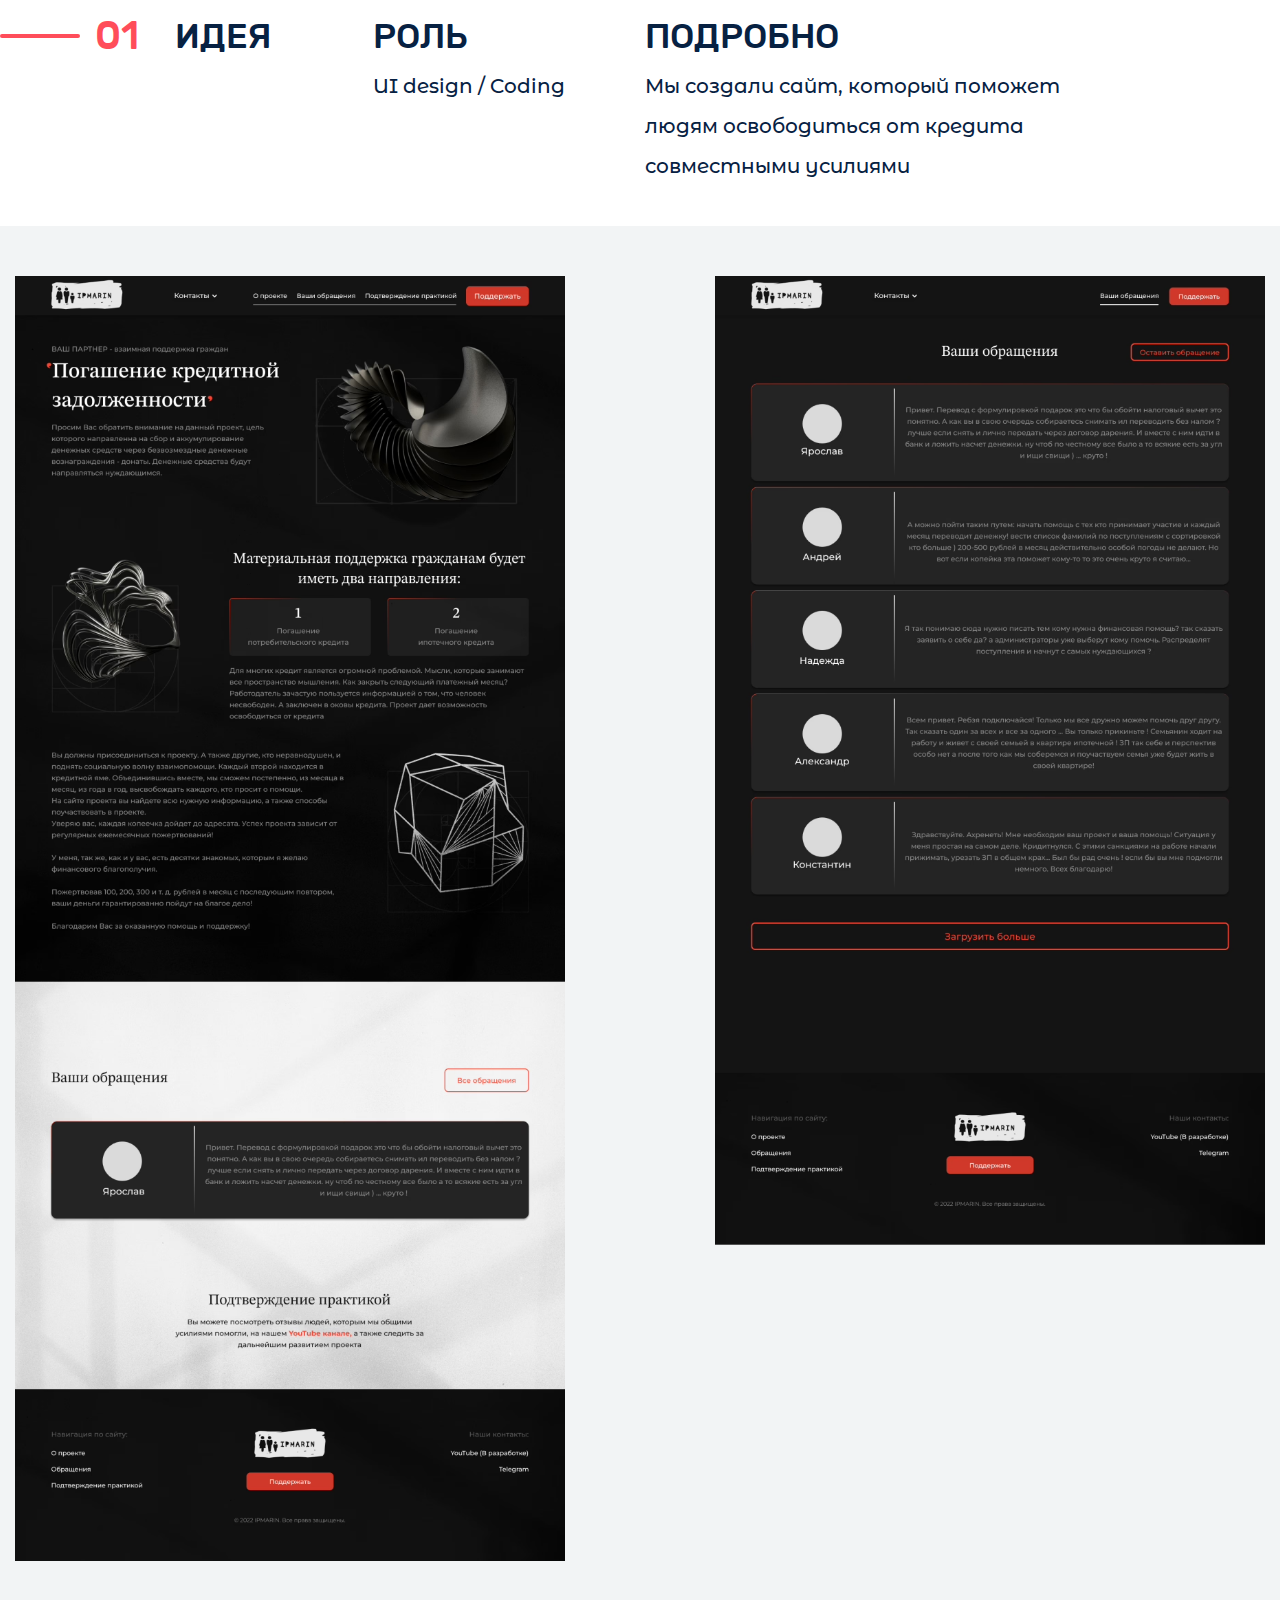
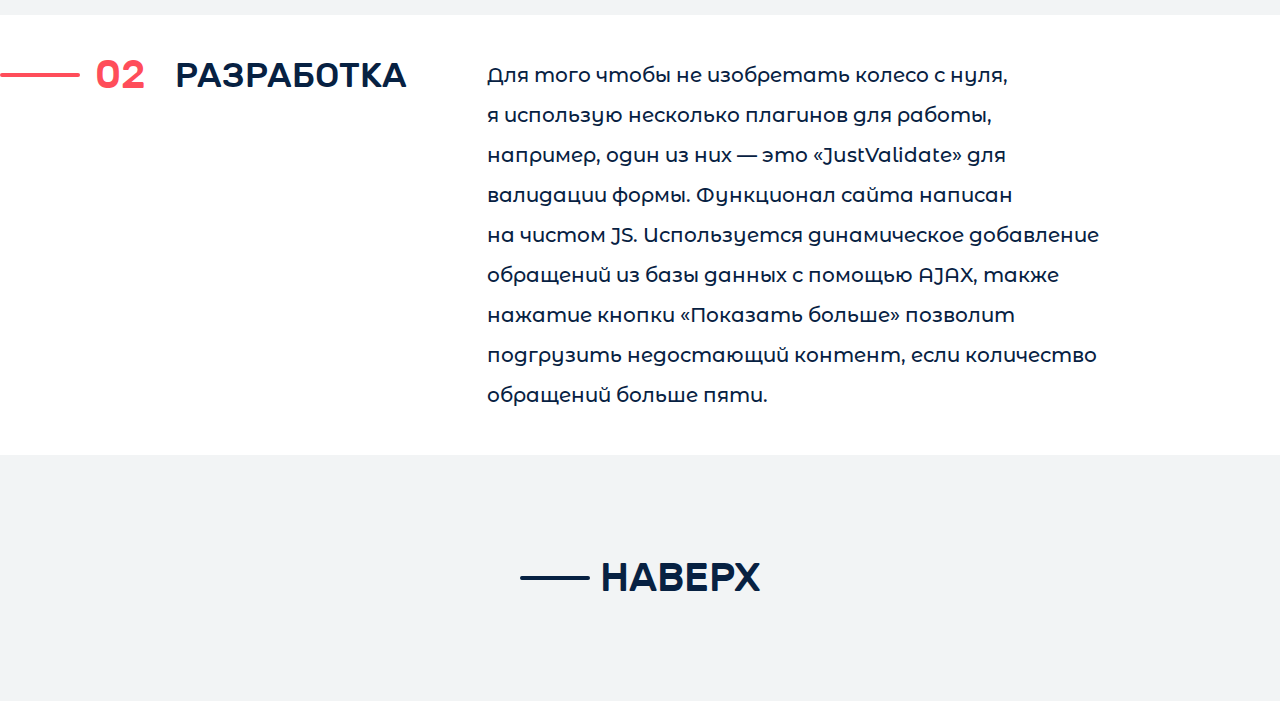
<file: works.html>
<!DOCTYPE html><html lang="ru" class="page"><head><meta charset="UTF-8"><meta name="viewport" content="width=device-width,initial-scale=1"><link rel="icon" href="favicon.svg" type="image/svg+xml"><meta http-equiv="X-UA-Compatible" content="ie=edge"><meta name="theme-color" content="#111111"><title>IPMARIN | MAXIM MARIN PORTFOLIO</title><link rel="preload" href="fonts/MontserratAlternates-Regular.woff2" as="font" type="font/woff2" crossorigin><link rel="preload" href="fonts/MontserratAlternates-Medium.woff2" as="font" type="font/woff2" crossorigin><link rel="preload" href="fonts/MontserratAlternates-Bold.woff2" as="font" type="font/woff2" crossorigin><link rel="preload" href="fonts/Rubik-Medium.woff2" as="font" type="font/woff2" crossorigin><link rel="preload" href="fonts/Rubik-Bold.woff2" as="font" type="font/woff2" crossorigin><link rel="stylesheet" href="css/vendor.css"><link rel="stylesheet" href="css/main.css"><script defer="defer" src="js/main.js"></script></head><body class="page__body page__body--height-auto"><div class="site-container"><header class="header fixed-block"><div class="container header__content"><a class="header__main" href="/" aria-label="Перейти на главную страницу">Главная</a><div class="header__icons"><ul class="list-reset social header__social" title="Связаться со мной"><li class="social__item"><a class="icon social__link" href="https://github.com/MaximMarin2233/maximmarin2233.github.io" target="_blank" aria-label="Мой аккаунт в GitHub"><svg><use xlink:href="img/sprite.svg#github"></use></svg></a></li><li class="social__item"><a class="icon social__link" href="https://t.me/youth_is_burning" target="_blank" aria-label="Мой аккаунт в Телеграме"><svg><use xlink:href="img/sprite.svg#telegram"></use></svg></a></li><li class="social__item"><a class="icon social__link" href="https://vk.com/youth_is_burning" target="_blank" aria-label="Мой аккаунт ВКонтакте"><svg><use xlink:href="img/sprite.svg#vk"></use></svg></a></li></ul><button class="btn-reset burger" aria-label="Открыть меню" aria-expanded="false" data-burger><span class="burger__line"></span></button></div></div><div class="burger-menu" data-menu><nav class="nav burger-menu__nav" title="Главная навигация сайта"><ul class="list-reset nav__list nav__list--column"><li class="nav__item burger-menu__item"><a class="nav__link burger-menu__link" href="/" aria-label="Перейти на главную страницу" data-menu-item><span class="burger-menu__link-inside"><span class="burger-menu__link-content">Г</span> <span class="burger-menu__link-content">л</span> <span class="burger-menu__link-content">а</span> <span class="burger-menu__link-content">в</span> <span class="burger-menu__link-content">н</span> <span class="burger-menu__link-content">а</span> <span class="burger-menu__link-content">я</span></span></a></li><li class="nav__item burger-menu__item"><a class="nav__link burger-menu__link" href="works.html" aria-label="Перейти на страницу - 'Мои работы'" data-menu-item><span class="burger-menu__link-inside"><span class="burger-menu__link-content">М</span> <span class="burger-menu__link-content">о</span> <span class="burger-menu__link-content burger-menu__link-content--space">и</span> <span class="burger-menu__link-content">р</span> <span class="burger-menu__link-content">а</span> <span class="burger-menu__link-content">б</span> <span class="burger-menu__link-content">о</span> <span class="burger-menu__link-content">т</span> <span class="burger-menu__link-content">ы</span></span></a></li><li class="nav__item burger-menu__item"><a class="nav__link burger-menu__link" href="about.html" aria-label="Перейти на страницу - 'Про меня'" data-menu-item><span class="burger-menu__link-inside"><span class="burger-menu__link-content">П</span> <span class="burger-menu__link-content">р</span> <span class="burger-menu__link-content burger-menu__link-content--space">о</span> <span class="burger-menu__link-content">м</span> <span class="burger-menu__link-content">е</span> <span class="burger-menu__link-content">н</span> <span class="burger-menu__link-content">я</span></span></a></li><li class="nav__item burger-menu__item"><a class="nav__link burger-menu__link" href="/#contacts" aria-label="Перейти на страницу - 'Связь со мной'" data-menu-item><span class="burger-menu__link-inside"><span class="burger-menu__link-content">К</span> <span class="burger-menu__link-content">о</span> <span class="burger-menu__link-content">н</span> <span class="burger-menu__link-content">т</span> <span class="burger-menu__link-content">а</span> <span class="burger-menu__link-content">к</span> <span class="burger-menu__link-content">т</span> <span class="burger-menu__link-content">ы</span></span></a></li></ul></nav><ul class="list-reset social burger-menu__social" title="Связаться со мной"><li class="social__item"><a class="icon social__link" href="https://github.com/MaximMarin2233/maximmarin2233.github.io" target="_blank" aria-label="Мой аккаунт в GitHub"><svg><use xlink:href="img/sprite.svg#github"></use></svg></a></li><li class="social__item"><a class="icon social__link" href="https://t.me/youth_is_burning" target="_blank" aria-label="Мой аккаунт в Телеграме"><svg><use xlink:href="img/sprite.svg#telegram"></use></svg></a></li><li class="social__item"><a class="icon social__link" href="https://vk.com/youth_is_burning" target="_blank" aria-label="Мой аккаунт ВКонтакте"><svg><use xlink:href="img/sprite.svg#vk"></use></svg></a></li></ul></div></header><main class="main"><section class="works works-detail"><div class="container section-default works-detail__content"><div class="works__text"><h2 class="title works__title">Проект «IPMARIN»</h2><div class="descr works__descr">веб-сайт /<br>IPMARIN — Взаимная поддержка, погашение кредита</div></div><div class="illustration works__illustration"><div class="works__img works__img--dark"><svg><use xlink:href="img/sprite.svg#work-1"></use></svg></div></div></div></section><section class="about-work"><div class="about-work__mockup"><div class="container"><picture><source srcset="img/about-work/about-work-mockup.avif" type="image/avif"><source srcset="img/about-work/about-work-mockup.webp" type="image/webp"><img class="about-work__mockup-img" loading="lazy" src="img/about-work/about-work-mockup.png" width="1100" height="704" alt="Демонстрация сайта на разных разрешениях, на телефоне и компьютере"></picture></div></div><div class="work-info"><div class="container container--smaller work-info__content"><div class="work-info__text"><h2 class="work-info__title work-info__title--not-descr">Идея</h2></div><div class="work-info__text"><h2 class="work-info__title">Роль</h2><p class="work-info__descr">UI design / Coding</p></div><div class="work-info__text"><h2 class="work-info__title">Подробно</h2><p class="work-info__descr">Мы создали сайт, который поможет людям освободиться от кредита совместными усилиями</p></div></div><div class="work-info__counter" data-counter></div></div><div class="about-work__demo"><div class="container container--smaller about-work__demo-content"><picture><source srcset="img/about-work/about-work-demo-1.avif" type="image/avif"><source srcset="img/about-work/about-work-demo-1.webp" type="image/webp"><img class="about-work__img" loading="lazy" src="img/about-work/about-work-demo-1.jpg" width="650" height="1518" alt="Полная демонстрация сайта, главная страница"></picture><picture><source srcset="img/about-work/about-work-demo-2.avif" type="image/avif"><source srcset="img/about-work/about-work-demo-2.webp" type="image/webp"><img class="about-work__img" loading="lazy" src="img/about-work/about-work-demo-2.jpg" width="650" height="1144" alt="Полная демонстрация сайта, страница - обращения"></picture></div></div><div class="work-info"><div class="container container--smaller work-info__content"><div class="work-info__text work-info__text--not-descr"><h2 class="work-info__title work-info__title--not-descr">Разработка</h2></div><div class="work-info__text work-info__text--bigger"><p class="work-info__descr">Для того чтобы не изобретать колесо с нуля, я использую несколько плагинов для работы, например, один из них — это «JustValidate» для валидации формы. Функционал сайта написан на чистом JS. Используется динамическое добавление обращений из базы данных с помощью AJAX, также нажатие кнопки «Показать больше» позволит подгрузить недостающий контент, если количество обращений больше пяти.</p></div></div><div class="work-info__counter" data-counter></div></div></section><div class="container sticky-arrow"><a class="sticky-arrow__link" href="/#works" aria-label="Вернуться назад, к странице - 'Мои работы'"><span></span></a></div></main><footer class="footer"><div class="container footer__content"><a class="arrow-up" href="/#works" aria-label="Вернуться назад, к странице - 'Мои работы'">Наверх</a></div></footer><div class="page-loading"></div></div></body></html>
</file>
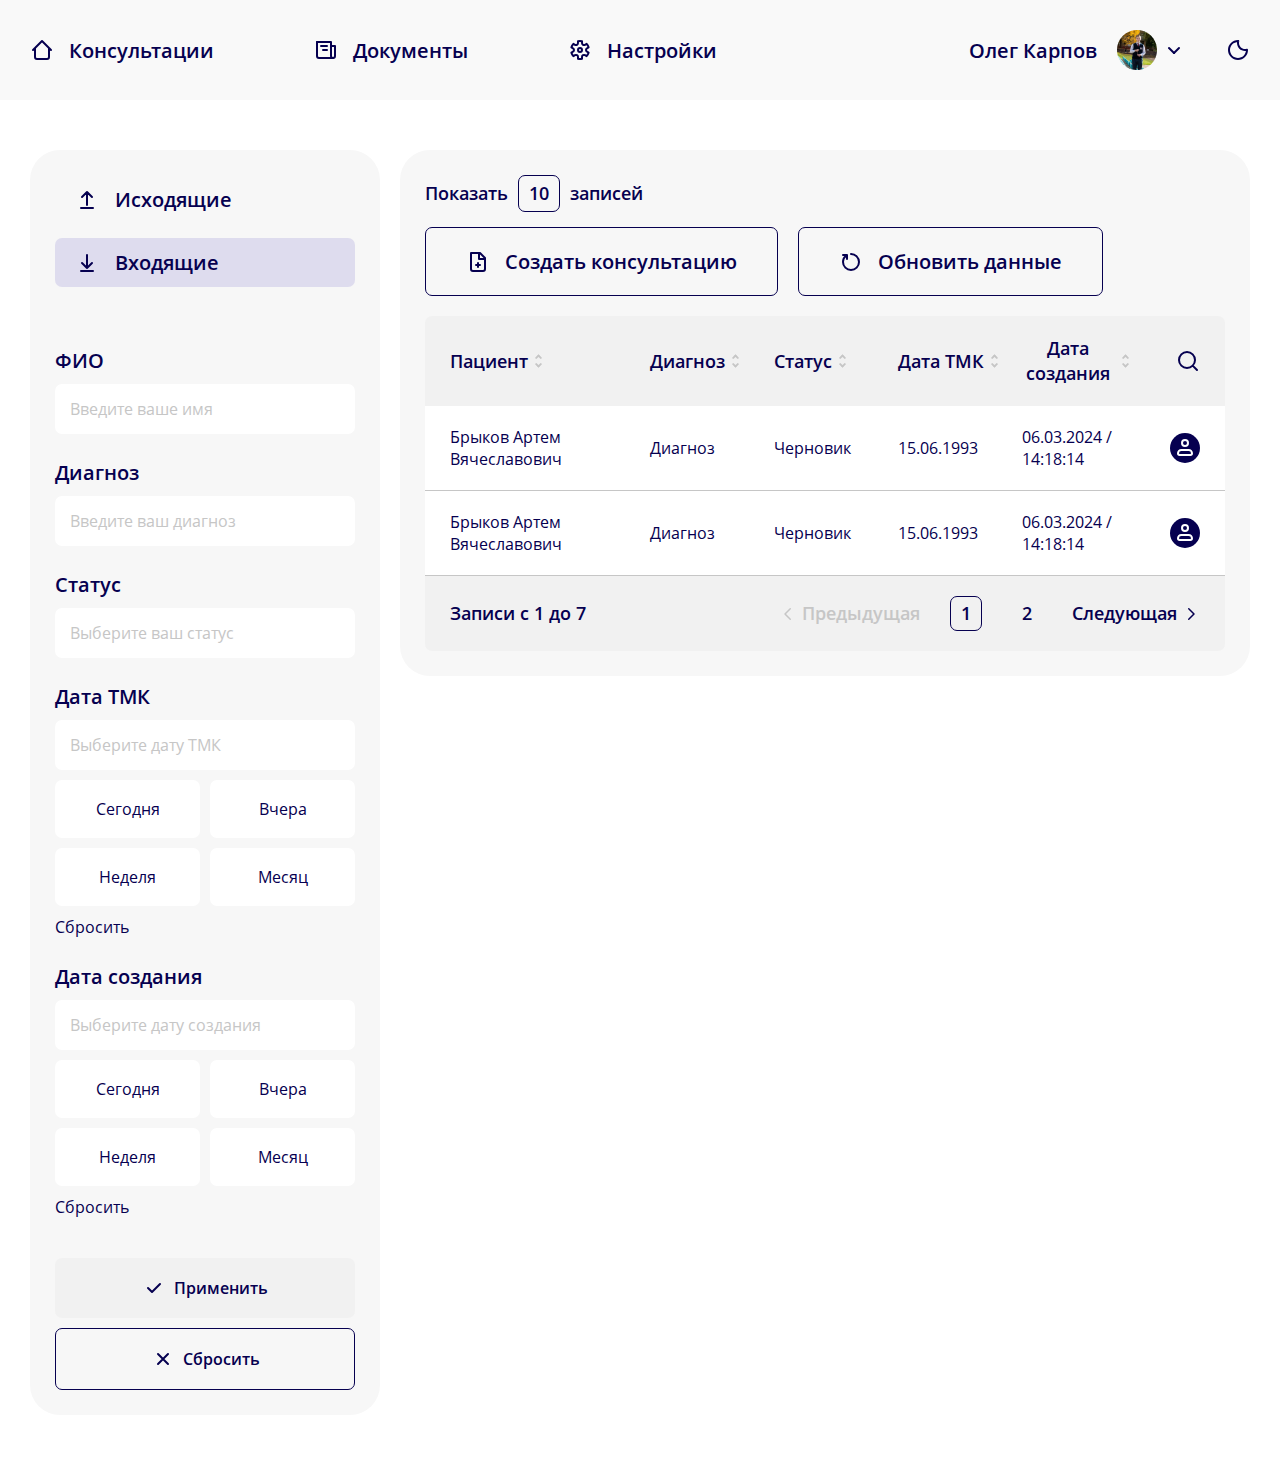
<file: work/consultations-incoming.html>
<!DOCTYPE html><html lang="ru" class="page"><head><meta charset="UTF-8"><meta name="viewport" content="width=device-width,initial-scale=1"><link rel="shortcut icon" href="favicon.svg" type="image/svg+xml"><meta http-equiv="X-UA-Compatible" content="ie=edge"><meta name="theme-color" content="#111111"><title>Consultations — Incoming</title><link rel="preload" href="fonts/OpenSans-Regular.woff2" as="font" type="font/woff2" crossorigin><link rel="preload" href="fonts/OpenSans-SemiBold.woff2" as="font" type="font/woff2" crossorigin><link rel="stylesheet" href="css/vendor.css"><link rel="stylesheet" href="css/main.css"><script defer="defer" src="js/main.js"></script></head><body class="page__body"><div class="site-container"><header class="header"><div class="container"><nav class="nav"><ul class="list-reset nav__list" data-menu><li class="nav__item"><a class="nav__link" href="/"><svg width="24" height="24" viewBox="0 0 24 24" fill="none" xmlns="http://www.w3.org/2000/svg"><path d="M19 10V19C19 20.1046 18.1046 21 17 21H7C5.89543 21 5 20.1046 5 19V10M21 12L12 3L3 12" stroke="currentcolor" stroke-width="2" stroke-linecap="round" stroke-linejoin="round"/></svg> Консультации</a></li><li class="nav__item"><a class="nav__link" href="documents.html"><svg width="24" height="24" viewBox="0 0 24 24" fill="none" xmlns="http://www.w3.org/2000/svg"><path d="M3 4V18C3 19.1046 3.89543 20 5 20H17H19C20.1046 20 21 19.1046 21 18V8H17" stroke="currentcolor" stroke-width="2" stroke-linecap="round" stroke-linejoin="round"/><path d="M3 4H17V18C17 19.1046 17.8954 20 19 20V20" stroke="currentcolor" stroke-width="2" stroke-linecap="round" stroke-linejoin="round"/><path d="M13 8L7 8" stroke="currentcolor" stroke-width="2" stroke-linecap="round" stroke-linejoin="round"/><path d="M13 12L9 12" stroke="currentcolor" stroke-width="2" stroke-linecap="round" stroke-linejoin="round"/></svg> Документы</a></li><li class="nav__item"><a class="nav__link" href="#"><svg width="24" height="24" viewBox="0 0 24 24" fill="none" xmlns="http://www.w3.org/2000/svg"><circle cx="12" cy="12" r="2" stroke="currentcolor" stroke-width="2"/><path d="M5.39856 5.87922C4.46882 6.88131 3.79371 8.07052 3.40061 9.3446L4.99992 10.268C6.33325 11.0378 6.33325 12.9623 4.99992 13.7321L3.3989 14.6564C3.59411 15.2865 3.86207 15.9047 4.20577 16.5C4.54946 17.0953 4.95089 17.6365 5.39889 18.1205L6.99994 17.1962C8.33328 16.4264 9.99994 17.3886 9.99994 18.9282L9.99994 20.775C11.2999 21.0716 12.6673 21.0816 14 20.7774L14 18.9283C14 17.3887 15.6667 16.4264 17 17.1962L18.6014 18.1208C19.5312 17.1187 20.2063 15.9295 20.5994 14.6554L19 13.732C17.6667 12.9622 17.6667 11.0377 19 10.2679L20.6011 9.34354C20.4059 8.71353 20.1379 8.0953 19.7942 7.50001C19.4505 6.9047 19.0491 6.36352 18.6011 5.87944L17 6.8038C15.6667 7.5736 14 6.61135 14 5.07175L14 3.22501C12.7001 2.92841 11.3327 2.91847 9.99994 3.2226L9.99995 5.07172C9.99995 6.61132 8.33328 7.57357 6.99994 6.80377L5.39856 5.87922Z" stroke="currentcolor" stroke-width="2" stroke-linejoin="round"/></svg> Настройки</a></li></ul><button class="btn-reset burger-wrapper" data-burger><div class="btn-reset burger" aria-label="Открыть меню" aria-expanded="false"><span class="burger__line"></span></div><span class="burger-wrapper__text">Меню</span></button><div class="nav__account"><button class="btn-reset nav__account-inf nav__dropdown" data-dropdown-btn>Олег Карпов<div class="nav__account-image-wrapper"><img class="nav__account-image" loading="lazy" src="img/header/header-account-image.png" width="40" height="40" alt="Фотография аккаунта"> <svg width="24" height="24" viewBox="0 0 24 24" fill="none" xmlns="http://www.w3.org/2000/svg"><path d="M7 10L12 15" stroke="currentcolor" stroke-width="2" stroke-linecap="round" stroke-linejoin="round"/><path d="M12 15L17 10" stroke="currentcolor" stroke-width="2" stroke-linecap="round" stroke-linejoin="round"/></svg></div><ul class="list-reset dropdown"><li class="dropdown__item"><a class="dropdown__link" href="#"><svg width="24" height="24" viewBox="0 0 24 24" fill="none" xmlns="http://www.w3.org/2000/svg"><circle cx="12" cy="12" r="2" stroke="currentcolor" stroke-width="2"/><path d="M5.39856 5.87922C4.46882 6.88131 3.79371 8.07052 3.40061 9.3446L4.99992 10.268C6.33325 11.0378 6.33325 12.9623 4.99992 13.7321L3.3989 14.6564C3.59411 15.2865 3.86207 15.9047 4.20577 16.5C4.54946 17.0953 4.95089 17.6365 5.39889 18.1205L6.99994 17.1962C8.33328 16.4264 9.99994 17.3886 9.99994 18.9282L9.99994 20.775C11.2999 21.0716 12.6673 21.0816 14 20.7774L14 18.9283C14 17.3887 15.6667 16.4264 17 17.1962L18.6014 18.1208C19.5312 17.1187 20.2063 15.9295 20.5994 14.6554L19 13.732C17.6667 12.9622 17.6667 11.0377 19 10.2679L20.6011 9.34354C20.4059 8.71353 20.1379 8.0953 19.7942 7.50001C19.4505 6.9047 19.0491 6.36352 18.6011 5.87944L17 6.8038C15.6667 7.5736 14 6.61135 14 5.07175L14 3.22501C12.7001 2.92841 11.3327 2.91847 9.99994 3.2226L9.99995 5.07172C9.99995 6.61132 8.33328 7.57357 6.99994 6.80377L5.39856 5.87922Z" stroke="currentcolor" stroke-width="2" stroke-linejoin="round"/></svg> Настройки</a></li><li class="dropdown__item"><a class="dropdown__link" href="#"><svg class="dropdown__icon dropdown__icon--password" xmlns="http://www.w3.org/2000/svg" width="24" height="24" fill="currentColor" class="dropdown-icon text-gray-400 me-2" viewBox="0 0 20 20"><path d="M3.5 11.5a3.5 3.5 0 1 1 3.163-5H14L15.5 8 14 9.5l-1-1-1 1-1-1-1 1-1-1-1 1H6.663a3.5 3.5 0 0 1-3.163 2M2.5 9a1 1 0 1 0 0-2 1 1 0 0 0 0 2"></path></svg> Сменить пароль</a></li><li class="dropdown__item"><a class="dropdown__link" href="#"><svg fill="none" stroke="var(--red-color)" width="24" height="24" viewBox="0 0 24 24" xmlns="http://www.w3.org/2000/svg"><path stroke-linecap="round" stroke-linejoin="round" stroke-width="2" d="M17 16l4-4m0 0l-4-4m4 4H7m6 4v1a3 3 0 01-3 3H6a3 3 0 01-3-3V7a3 3 0 013-3h4a3 3 0 013 3v1"></path></svg> Выход</a></li></ul></button> <button class="btn-reset nav__btn-theme" aria-label="Сменить тему сайта" data-btn-theme><svg class="light-theme" width="24" height="24" viewBox="0 0 24 24" fill="none" xmlns="http://www.w3.org/2000/svg"><circle cx="12" cy="12" r="4" stroke="white" stroke-width="2" stroke-linejoin="round"/><path d="M20 12H21" stroke="white" stroke-width="2" stroke-linecap="round"/><path d="M3 12H4" stroke="white" stroke-width="2" stroke-linecap="round"/><path d="M12 20L12 21" stroke="white" stroke-width="2" stroke-linecap="round"/><path d="M12 3L12 4" stroke="white" stroke-width="2" stroke-linecap="round"/><path d="M17.6569 17.6569L18.364 18.364" stroke="white" stroke-width="2" stroke-linecap="round"/><path d="M5.63599 5.63603L6.34309 6.34314" stroke="white" stroke-width="2" stroke-linecap="round"/><path d="M6.34314 17.6569L5.63603 18.364" stroke="white" stroke-width="2" stroke-linecap="round"/><path d="M18.364 5.63603L17.6569 6.34314" stroke="white" stroke-width="2" stroke-linecap="round"/></svg> <svg class="dark-theme" width="24" height="24" viewBox="0 0 24 24" fill="none" xmlns="http://www.w3.org/2000/svg"><path d="M20.9955 11.7115L21.995 11.68C21.9852 11.3701 21.8322 11.0822 21.5809 10.9007C21.3295 10.7192 21.0081 10.6646 20.7109 10.7528L20.9955 11.7115ZM12.2885 3.00454L13.2472 3.28913C13.3354 2.99189 13.2808 2.67053 13.0993 2.41915C12.9178 2.16776 12.6299 2.01479 12.32 2.00503L12.2885 3.00454ZM20.7109 10.7528C20.1699 10.9134 19.5959 11 19 11V13C19.7907 13 20.5563 12.885 21.2801 12.6701L20.7109 10.7528ZM19 11C15.6863 11 13 8.31371 13 5H11C11 9.41828 14.5817 13 19 13V11ZM13 5C13 4.40407 13.0866 3.83011 13.2472 3.28913L11.3299 2.71994C11.115 3.44371 11 4.20931 11 5H13ZM12 4C12.086 4 12.1717 4.00135 12.2571 4.00404L12.32 2.00503C12.2137 2.00169 12.107 2 12 2V4ZM4 12C4 7.58172 7.58172 4 12 4V2C6.47715 2 2 6.47715 2 12H4ZM12 20C7.58172 20 4 16.4183 4 12H2C2 17.5228 6.47715 22 12 22V20ZM20 12C20 16.4183 16.4183 20 12 20V22C17.5228 22 22 17.5228 22 12H20ZM19.996 11.7429C19.9986 11.8283 20 11.914 20 12H22C22 11.893 21.9983 11.7863 21.995 11.68L19.996 11.7429Z" fill="#060050"/></svg></button></div></nav></div></header><main class="main"><div class="container main__content"><aside class="aside-filters"><div class="aside-filters__type"><button class="btn-reset aside-filters__type-btn"><svg class="aside-filters__type-btn-icon" width="24" height="24" viewBox="0 0 24 24" fill="none" xmlns="http://www.w3.org/2000/svg"><path d="M17 9L12 4M12 4L7 9M12 4L12 17" stroke="currentcolor" stroke-width="2" stroke-linecap="round" stroke-linejoin="round"/><path d="M6 20H18" stroke="currentcolor" stroke-width="2" stroke-linecap="round" stroke-linejoin="round"/></svg> Исходящие</button> <button class="btn-reset aside-filters__type-btn aside-filters__type-btn--active"><svg class="aside-filters__type-btn-icon" width="24" height="24" viewBox="0 0 24 24" fill="none" xmlns="http://www.w3.org/2000/svg"><path d="M7 12L12 17M12 17L17 12M12 17L12 4" stroke="currentcolor" stroke-width="2" stroke-linecap="round" stroke-linejoin="round"/><path d="M6 20H18" stroke="currentcolor" stroke-width="2" stroke-linecap="round" stroke-linejoin="round"/></svg> Входящие</button></div><div class="aside-filters__inputs-wrapper"><label class="aside-filters__label">ФИО <input class="aside-filters__input" type="text" placeholder="Введите ваше имя"></label> <label class="aside-filters__label">Диагноз <input class="aside-filters__input" type="text" placeholder="Введите ваш диагноз"></label> <label class="aside-filters__label">Статус <input class="aside-filters__input" type="text" placeholder="Выберите ваш статус"></label> <label class="aside-filters__label">Дата ТМК <input class="aside-filters__input" type="text" placeholder="Выберите дату ТМК"><div class="aside-filters__dates"><button class="btn-reset aside-filters__btn-date bg-hover">Сегодня</button> <button class="btn-reset aside-filters__btn-date bg-hover">Вчера</button> <button class="btn-reset aside-filters__btn-date bg-hover">Неделя</button> <button class="btn-reset aside-filters__btn-date bg-hover">Месяц</button></div><button class="btn-reset aside-filters__btn-reset">Сбросить</button></label> <label class="aside-filters__label">Дата создания <input class="aside-filters__input" type="text" placeholder="Выберите дату создания"><div class="aside-filters__dates"><button class="btn-reset aside-filters__btn-date bg-hover">Сегодня</button> <button class="btn-reset aside-filters__btn-date bg-hover">Вчера</button> <button class="btn-reset aside-filters__btn-date bg-hover">Неделя</button> <button class="btn-reset aside-filters__btn-date bg-hover">Месяц</button></div><button class="btn-reset aside-filters__btn-reset">Сбросить</button></label></div><button class="btn-reset aside-filters__btn-accept bg-hover"><svg class="aside-filters__btn-accept-icon" width="24" height="24" viewBox="0 0 24 24" fill="none" xmlns="http://www.w3.org/2000/svg"><path d="M18 8L10 16L6 12" stroke="currentcolor" stroke-width="2" stroke-linecap="round" stroke-linejoin="round"/></svg> Применить</button> <button class="btn-reset aside-filters__btn-close bg-hover"><svg width="24" height="24" viewBox="0 0 24 24" fill="none" xmlns="http://www.w3.org/2000/svg"><path d="M7 7L17 17M7 17L17 7" stroke="currentcolor" stroke-width="2" stroke-linecap="round" stroke-linejoin="round"/></svg> Сбросить</button></aside><section class="consultations"><div class="consultations__nav"><div class="consultations__nav-wrapper"><button class="btn-reset consultations__nav-btn"><svg class="consultations__nav-btn-icon" width="24" height="24" viewBox="0 0 24 24" fill="none" xmlns="http://www.w3.org/2000/svg"><path d="M7 21C5.89543 21 5 20.1046 5 19V3H14L19 8V19C19 20.1046 18.1046 21 17 21H7Z" stroke="currentcolor" stroke-width="2" stroke-linecap="round" stroke-linejoin="round"/><path d="M12 13V17" stroke="currentcolor" stroke-width="2" stroke-linecap="round" stroke-linejoin="round"/><path d="M10 15H14" stroke="currentcolor" stroke-width="2" stroke-linecap="round" stroke-linejoin="round"/><path d="M13 3V9H19" stroke="currentcolor" stroke-width="2" stroke-linejoin="round"/></svg> Создать консультацию</button> <button class="btn-reset consultations__nav-btn"><svg class="consultations__nav-btn-icon" width="24" height="24" viewBox="0 0 24 24" fill="none" xmlns="http://www.w3.org/2000/svg"><path d="M12 4C16.4183 4 20 7.58172 20 12C20 16.4183 16.4183 20 12 20C7.58172 20 4 16.4183 4 12C4 9.48687 5.15881 7.2444 6.97126 5.77778" stroke="currentcolor" stroke-width="2" stroke-linecap="round" stroke-linejoin="round"/><path d="M4 5H8V9" stroke="currentcolor" stroke-width="2" stroke-linecap="round" stroke-linejoin="round"/></svg> Обновить данные</button></div><div class="consultations__nav-count">Показать <span>10</span> записей</div></div><div class="table"><div class="table__row table__row--header"><div class="table__column"><button class="btn-reset table__btn-filters">Пациент</button></div><div class="table__column table__column--header"><button class="btn-reset table__btn-filters">Диагноз</button></div><div class="table__column table__column--header"><button class="btn-reset table__btn-filters">Статус</button></div><div class="table__column table__column--header"><button class="btn-reset table__btn-filters">Дата ТМК</button></div><div class="table__column table__column--header"><button class="btn-reset table__btn-filters">Дата создания</button></div><div class="table__column"><button class="btn-reset table__btn-search"><svg width="24" height="24" viewBox="0 0 24 24" fill="none" xmlns="http://www.w3.org/2000/svg"><path d="M21 21L16.6569 16.6569M16.6569 16.6569C18.1046 15.2091 19 13.2091 19 11C19 6.58172 15.4183 3 11 3C6.58172 3 3 6.58172 3 11C3 15.4183 6.58172 19 11 19C13.2091 19 15.2091 18.1046 16.6569 16.6569Z" stroke="currentcolor" stroke-width="2" stroke-linecap="round" stroke-linejoin="round"/></svg></button></div></div><div class="accordion"><div class="accordion__control table__row" aria-expanded="false"><div class="table__column">Брыков Артем Вячеславович</div><div class="table__column">Диагноз</div><div class="table__column">Черновик</div><div class="table__column">15.06.1993</div><div class="table__column">06.03.2024 / 14:18:14</div><div class="table__column"><button class="btn-reset table__btn-inf"><svg width="30" height="30" viewBox="0 0 30 30" fill="none" xmlns="http://www.w3.org/2000/svg"><circle cx="15" cy="15" r="15" fill="var(--main-color)"/><path d="M8 20.3333C8 18.4924 9.49238 17 11.3333 17H18.6667C20.5076 17 22 18.4924 22 20.3333V20.3333C22 21.2538 21.2538 22 20.3333 22H9.66667C8.74619 22 8 21.2538 8 20.3333V20.3333Z" stroke="var(--light-color)" stroke-width="2" stroke-linejoin="round"/><circle cx="15" cy="10" r="3" stroke="var(--light-color)" stroke-width="2"/></svg></button></div></div></div><div class="accordion"><div class="accordion__control table__row" aria-expanded="false"><div class="table__column">Брыков Артем Вячеславович</div><div class="table__column">Диагноз</div><div class="table__column">Черновик</div><div class="table__column">15.06.1993</div><div class="table__column">06.03.2024 / 14:18:14</div><div class="table__column"><button class="btn-reset table__btn-inf"><svg width="30" height="30" viewBox="0 0 30 30" fill="none" xmlns="http://www.w3.org/2000/svg"><circle cx="15" cy="15" r="15" fill="var(--main-color)"/><path d="M8 20.3333C8 18.4924 9.49238 17 11.3333 17H18.6667C20.5076 17 22 18.4924 22 20.3333V20.3333C22 21.2538 21.2538 22 20.3333 22H9.66667C8.74619 22 8 21.2538 8 20.3333V20.3333Z" stroke="var(--light-color)" stroke-width="2" stroke-linejoin="round"/><circle cx="15" cy="10" r="3" stroke="var(--light-color)" stroke-width="2"/></svg></button></div></div></div><div class="table__footer"><div class="table__footer-text">Записи с 1 до 7</div><div class="table__pagination"><button class="btn-reset table__pagination-move" disabled="disabled"><svg><use xlink:href="img/sprite.svg#arrow-prev"></use></svg> Предыдущая</button> <button class="btn-reset table__pagination-page table__pagination-page--active">1</button> <button class="btn-reset table__pagination-page">2</button> <button class="btn-reset table__pagination-move">Следующая <svg><use xlink:href="img/sprite.svg#arrow-next"></use></svg></button></div></div></div></section></div></main><footer class="footer"><div class="container"></div></footer></div></body></html>
</file>
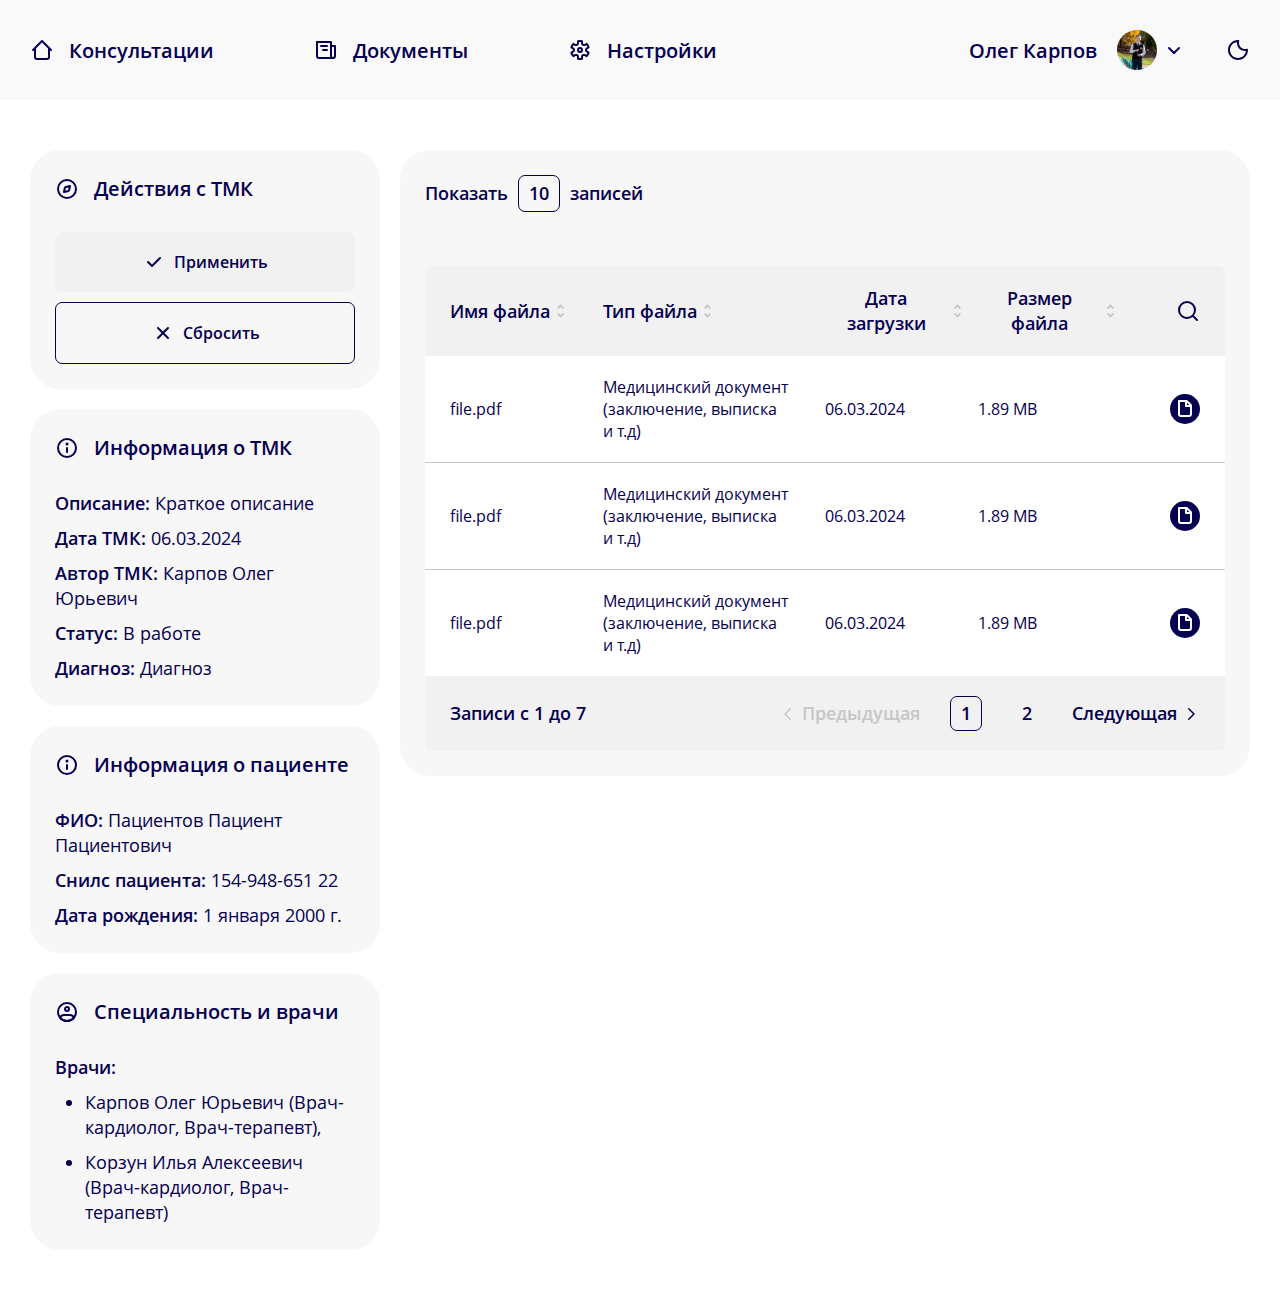
<file: work/documents.html>
<!DOCTYPE html><html lang="ru" class="page"><head><meta charset="UTF-8"><meta name="viewport" content="width=device-width,initial-scale=1"><link rel="shortcut icon" href="favicon.svg" type="image/svg+xml"><meta http-equiv="X-UA-Compatible" content="ie=edge"><meta name="theme-color" content="#111111"><title>Documents</title><link rel="preload" href="fonts/OpenSans-Regular.woff2" as="font" type="font/woff2" crossorigin><link rel="preload" href="fonts/OpenSans-SemiBold.woff2" as="font" type="font/woff2" crossorigin><link rel="stylesheet" href="css/vendor.css"><link rel="stylesheet" href="css/main.css"><script defer="defer" src="js/main.js"></script></head><body class="page__body"><div class="site-container"><header class="header"><div class="container"><nav class="nav"><ul class="list-reset nav__list" data-menu><li class="nav__item"><a class="nav__link" href="/"><svg width="24" height="24" viewBox="0 0 24 24" fill="none" xmlns="http://www.w3.org/2000/svg"><path d="M19 10V19C19 20.1046 18.1046 21 17 21H7C5.89543 21 5 20.1046 5 19V10M21 12L12 3L3 12" stroke="currentcolor" stroke-width="2" stroke-linecap="round" stroke-linejoin="round"/></svg> Консультации</a></li><li class="nav__item"><a class="nav__link" href="documents.html"><svg width="24" height="24" viewBox="0 0 24 24" fill="none" xmlns="http://www.w3.org/2000/svg"><path d="M3 4V18C3 19.1046 3.89543 20 5 20H17H19C20.1046 20 21 19.1046 21 18V8H17" stroke="currentcolor" stroke-width="2" stroke-linecap="round" stroke-linejoin="round"/><path d="M3 4H17V18C17 19.1046 17.8954 20 19 20V20" stroke="currentcolor" stroke-width="2" stroke-linecap="round" stroke-linejoin="round"/><path d="M13 8L7 8" stroke="currentcolor" stroke-width="2" stroke-linecap="round" stroke-linejoin="round"/><path d="M13 12L9 12" stroke="currentcolor" stroke-width="2" stroke-linecap="round" stroke-linejoin="round"/></svg> Документы</a></li><li class="nav__item"><a class="nav__link" href="#"><svg width="24" height="24" viewBox="0 0 24 24" fill="none" xmlns="http://www.w3.org/2000/svg"><circle cx="12" cy="12" r="2" stroke="currentcolor" stroke-width="2"/><path d="M5.39856 5.87922C4.46882 6.88131 3.79371 8.07052 3.40061 9.3446L4.99992 10.268C6.33325 11.0378 6.33325 12.9623 4.99992 13.7321L3.3989 14.6564C3.59411 15.2865 3.86207 15.9047 4.20577 16.5C4.54946 17.0953 4.95089 17.6365 5.39889 18.1205L6.99994 17.1962C8.33328 16.4264 9.99994 17.3886 9.99994 18.9282L9.99994 20.775C11.2999 21.0716 12.6673 21.0816 14 20.7774L14 18.9283C14 17.3887 15.6667 16.4264 17 17.1962L18.6014 18.1208C19.5312 17.1187 20.2063 15.9295 20.5994 14.6554L19 13.732C17.6667 12.9622 17.6667 11.0377 19 10.2679L20.6011 9.34354C20.4059 8.71353 20.1379 8.0953 19.7942 7.50001C19.4505 6.9047 19.0491 6.36352 18.6011 5.87944L17 6.8038C15.6667 7.5736 14 6.61135 14 5.07175L14 3.22501C12.7001 2.92841 11.3327 2.91847 9.99994 3.2226L9.99995 5.07172C9.99995 6.61132 8.33328 7.57357 6.99994 6.80377L5.39856 5.87922Z" stroke="currentcolor" stroke-width="2" stroke-linejoin="round"/></svg> Настройки</a></li></ul><button class="btn-reset burger-wrapper" data-burger><div class="btn-reset burger" aria-label="Открыть меню" aria-expanded="false"><span class="burger__line"></span></div><span class="burger-wrapper__text">Меню</span></button><div class="nav__account"><button class="btn-reset nav__account-inf nav__dropdown" data-dropdown-btn>Олег Карпов<div class="nav__account-image-wrapper"><img class="nav__account-image" loading="lazy" src="img/header/header-account-image.png" width="40" height="40" alt="Фотография аккаунта"> <svg width="24" height="24" viewBox="0 0 24 24" fill="none" xmlns="http://www.w3.org/2000/svg"><path d="M7 10L12 15" stroke="currentcolor" stroke-width="2" stroke-linecap="round" stroke-linejoin="round"/><path d="M12 15L17 10" stroke="currentcolor" stroke-width="2" stroke-linecap="round" stroke-linejoin="round"/></svg></div><ul class="list-reset dropdown"><li class="dropdown__item"><a class="dropdown__link" href="#"><svg width="24" height="24" viewBox="0 0 24 24" fill="none" xmlns="http://www.w3.org/2000/svg"><circle cx="12" cy="12" r="2" stroke="currentcolor" stroke-width="2"/><path d="M5.39856 5.87922C4.46882 6.88131 3.79371 8.07052 3.40061 9.3446L4.99992 10.268C6.33325 11.0378 6.33325 12.9623 4.99992 13.7321L3.3989 14.6564C3.59411 15.2865 3.86207 15.9047 4.20577 16.5C4.54946 17.0953 4.95089 17.6365 5.39889 18.1205L6.99994 17.1962C8.33328 16.4264 9.99994 17.3886 9.99994 18.9282L9.99994 20.775C11.2999 21.0716 12.6673 21.0816 14 20.7774L14 18.9283C14 17.3887 15.6667 16.4264 17 17.1962L18.6014 18.1208C19.5312 17.1187 20.2063 15.9295 20.5994 14.6554L19 13.732C17.6667 12.9622 17.6667 11.0377 19 10.2679L20.6011 9.34354C20.4059 8.71353 20.1379 8.0953 19.7942 7.50001C19.4505 6.9047 19.0491 6.36352 18.6011 5.87944L17 6.8038C15.6667 7.5736 14 6.61135 14 5.07175L14 3.22501C12.7001 2.92841 11.3327 2.91847 9.99994 3.2226L9.99995 5.07172C9.99995 6.61132 8.33328 7.57357 6.99994 6.80377L5.39856 5.87922Z" stroke="currentcolor" stroke-width="2" stroke-linejoin="round"/></svg> Настройки</a></li><li class="dropdown__item"><a class="dropdown__link" href="#"><svg class="dropdown__icon dropdown__icon--password" xmlns="http://www.w3.org/2000/svg" width="24" height="24" fill="currentColor" class="dropdown-icon text-gray-400 me-2" viewBox="0 0 20 20"><path d="M3.5 11.5a3.5 3.5 0 1 1 3.163-5H14L15.5 8 14 9.5l-1-1-1 1-1-1-1 1-1-1-1 1H6.663a3.5 3.5 0 0 1-3.163 2M2.5 9a1 1 0 1 0 0-2 1 1 0 0 0 0 2"></path></svg> Сменить пароль</a></li><li class="dropdown__item"><a class="dropdown__link" href="#"><svg fill="none" stroke="var(--red-color)" width="24" height="24" viewBox="0 0 24 24" xmlns="http://www.w3.org/2000/svg"><path stroke-linecap="round" stroke-linejoin="round" stroke-width="2" d="M17 16l4-4m0 0l-4-4m4 4H7m6 4v1a3 3 0 01-3 3H6a3 3 0 01-3-3V7a3 3 0 013-3h4a3 3 0 013 3v1"></path></svg> Выход</a></li></ul></button> <button class="btn-reset nav__btn-theme" aria-label="Сменить тему сайта" data-btn-theme><svg class="light-theme" width="24" height="24" viewBox="0 0 24 24" fill="none" xmlns="http://www.w3.org/2000/svg"><circle cx="12" cy="12" r="4" stroke="white" stroke-width="2" stroke-linejoin="round"/><path d="M20 12H21" stroke="white" stroke-width="2" stroke-linecap="round"/><path d="M3 12H4" stroke="white" stroke-width="2" stroke-linecap="round"/><path d="M12 20L12 21" stroke="white" stroke-width="2" stroke-linecap="round"/><path d="M12 3L12 4" stroke="white" stroke-width="2" stroke-linecap="round"/><path d="M17.6569 17.6569L18.364 18.364" stroke="white" stroke-width="2" stroke-linecap="round"/><path d="M5.63599 5.63603L6.34309 6.34314" stroke="white" stroke-width="2" stroke-linecap="round"/><path d="M6.34314 17.6569L5.63603 18.364" stroke="white" stroke-width="2" stroke-linecap="round"/><path d="M18.364 5.63603L17.6569 6.34314" stroke="white" stroke-width="2" stroke-linecap="round"/></svg> <svg class="dark-theme" width="24" height="24" viewBox="0 0 24 24" fill="none" xmlns="http://www.w3.org/2000/svg"><path d="M20.9955 11.7115L21.995 11.68C21.9852 11.3701 21.8322 11.0822 21.5809 10.9007C21.3295 10.7192 21.0081 10.6646 20.7109 10.7528L20.9955 11.7115ZM12.2885 3.00454L13.2472 3.28913C13.3354 2.99189 13.2808 2.67053 13.0993 2.41915C12.9178 2.16776 12.6299 2.01479 12.32 2.00503L12.2885 3.00454ZM20.7109 10.7528C20.1699 10.9134 19.5959 11 19 11V13C19.7907 13 20.5563 12.885 21.2801 12.6701L20.7109 10.7528ZM19 11C15.6863 11 13 8.31371 13 5H11C11 9.41828 14.5817 13 19 13V11ZM13 5C13 4.40407 13.0866 3.83011 13.2472 3.28913L11.3299 2.71994C11.115 3.44371 11 4.20931 11 5H13ZM12 4C12.086 4 12.1717 4.00135 12.2571 4.00404L12.32 2.00503C12.2137 2.00169 12.107 2 12 2V4ZM4 12C4 7.58172 7.58172 4 12 4V2C6.47715 2 2 6.47715 2 12H4ZM12 20C7.58172 20 4 16.4183 4 12H2C2 17.5228 6.47715 22 12 22V20ZM20 12C20 16.4183 16.4183 20 12 20V22C17.5228 22 22 17.5228 22 12H20ZM19.996 11.7429C19.9986 11.8283 20 11.914 20 12H22C22 11.893 21.9983 11.7863 21.995 11.68L19.996 11.7429Z" fill="#060050"/></svg></button></div></nav></div></header><main class="main"><div class="container main__content"><aside class="aside-filters aside-filters--documents"><div class="aside-filters__content"><h2 class="aside-filters__documents-title"><svg class="aside-filters__documents-title-icon" width="24" height="24" viewBox="0 0 24 24" fill="none" xmlns="http://www.w3.org/2000/svg"><circle cx="12" cy="12" r="9" stroke="currentcolor" stroke-width="2" stroke-linecap="round" stroke-linejoin="round"/><path d="M11.3074 9.73851L15 9L14.2615 12.6926C14.1031 13.4843 13.4843 14.1031 12.6926 14.2615L9 15L9.73851 11.3074C9.89686 10.5157 10.5157 9.89686 11.3074 9.73851Z" stroke="currentcolor" stroke-width="2" stroke-linecap="round" stroke-linejoin="round"/></svg> Действия с ТМК</h2><div class="aside-filters__btns-wrapper"><button class="btn-reset aside-filters__btn-accept bg-hover"><svg class="aside-filters__btn-accept-icon" width="24" height="24" viewBox="0 0 24 24" fill="none" xmlns="http://www.w3.org/2000/svg"><path d="M18 8L10 16L6 12" stroke="currentcolor" stroke-width="2" stroke-linecap="round" stroke-linejoin="round"/></svg> Применить</button> <button class="btn-reset aside-filters__btn-close bg-hover"><svg width="24" height="24" viewBox="0 0 24 24" fill="none" xmlns="http://www.w3.org/2000/svg"><path d="M7 7L17 17M7 17L17 7" stroke="currentcolor" stroke-width="2" stroke-linecap="round" stroke-linejoin="round"/></svg> Сбросить</button></div></div><div class="aside-filters__content"><h2 class="aside-filters__documents-title"><svg class="aside-filters__documents-title-icon" width="24" height="24" viewBox="0 0 24 24" fill="none" xmlns="http://www.w3.org/2000/svg"><circle cx="12" cy="12" r="9" stroke="currentcolor" stroke-width="2" stroke-linecap="round" stroke-linejoin="round"/><rect x="12" y="8" width="0.01" height="0.01" stroke="currentcolor" stroke-width="3" stroke-linejoin="round"/><path d="M12 12V16" stroke="currentcolor" stroke-width="2" stroke-linecap="round" stroke-linejoin="round"/></svg> Информация о ТМК</h2><ul class="list-reset accordion__content-list"><li class="accordion__content-item"><span>Описание:</span> Краткое описание</li><li class="accordion__content-item"><span>Дата ТМК:</span> 06.03.2024</li><li class="accordion__content-item"><span>Автор ТМК:</span> Карпов Олег Юрьевич</li><li class="accordion__content-item"><span>Статус:</span> В работе</li><li class="accordion__content-item"><span>Диагноз:</span> Диагноз</li></ul></div><div class="aside-filters__content"><h2 class="aside-filters__documents-title"><svg class="aside-filters__documents-title-icon" width="24" height="24" viewBox="0 0 24 24" fill="none" xmlns="http://www.w3.org/2000/svg"><circle cx="12" cy="12" r="9" stroke="currentcolor" stroke-width="2" stroke-linecap="round" stroke-linejoin="round"/><rect x="12" y="8" width="0.01" height="0.01" stroke="currentcolor" stroke-width="3" stroke-linejoin="round"/><path d="M12 12V16" stroke="currentcolor" stroke-width="2" stroke-linecap="round" stroke-linejoin="round"/></svg> Информация о пациенте</h2><ul class="list-reset accordion__content-list"><li class="accordion__content-item"><span>ФИО:</span> Пациентов Пациент Пациентович</li><li class="accordion__content-item"><span>Снилс пациента:</span> 154-948-651 22</li><li class="accordion__content-item"><span>Дата рождения:</span> 1 января 2000 г.</li></ul></div><div class="aside-filters__content"><h2 class="aside-filters__documents-title"><svg class="aside-filters__documents-title-icon" width="24" height="24" viewBox="0 0 24 24" fill="none" xmlns="http://www.w3.org/2000/svg"><path d="M21 12C21 13.8569 20.4376 15.5825 19.4739 17.0157C17.858 19.4189 15.1136 21 12 21C8.88636 21 6.14202 19.4189 4.52609 17.0157C3.56237 15.5825 3 13.8569 3 12C3 7.02944 7.02944 3 12 3C16.9706 3 21 7.02944 21 12Z" stroke="currentcolor" stroke-width="2"/><path d="M14 9C14 10.1046 13.1046 11 12 11C10.8954 11 10 10.1046 10 9C10 7.89543 10.8954 7 12 7C13.1046 7 14 7.89543 14 9Z" stroke="currentcolor" stroke-width="2"/><path d="M15 15H8.99998C7.18822 15 5.6578 16.2045 5.16583 17.8564C6.81645 19.7808 9.26583 21 12 21C14.7341 21 17.1835 19.7808 18.8341 17.8564C18.3421 16.2045 16.8117 15 15 15Z" stroke="currentcolor" stroke-width="2"/></svg> Специальность и врачи</h2><h3 class="accordion__content-subtitle">Врачи:</h3><ul class="accordion__content-list accordion__content-list--default"><li class="accordion__content-item">Карпов Олег Юрьевич (Врач-кардиолог, Врач-терапевт),</li><li class="accordion__content-item">Корзун Илья Алексеевич (Врач-кардиолог, Врач-терапевт)</li></ul></div></aside><section class="consultations"><div class="consultations__nav consultations__nav--margin-bigger"><div class="consultations__nav-wrapper"></div><div class="consultations__nav-count">Показать <span>10</span> записей</div></div><div class="table"><div class="table__row table__row--documents table__row--header"><div class="table__column"><button class="btn-reset table__btn-filters">Имя файла</button></div><div class="table__column table__column--header"><button class="btn-reset table__btn-filters">Тип файла</button></div><div class="table__column table__column--header"><button class="btn-reset table__btn-filters">Дата загрузки</button></div><div class="table__column table__column--header"><button class="btn-reset table__btn-filters">Размер файла</button></div><div class="table__column"><button class="btn-reset table__btn-search"><svg width="24" height="24" viewBox="0 0 24 24" fill="none" xmlns="http://www.w3.org/2000/svg"><path d="M21 21L16.6569 16.6569M16.6569 16.6569C18.1046 15.2091 19 13.2091 19 11C19 6.58172 15.4183 3 11 3C6.58172 3 3 6.58172 3 11C3 15.4183 6.58172 19 11 19C13.2091 19 15.2091 18.1046 16.6569 16.6569Z" stroke="currentcolor" stroke-width="2" stroke-linecap="round" stroke-linejoin="round"/></svg></button></div></div><div class="accordion"><div class="accordion__control table__row table__row--documents" aria-expanded="false"><div class="table__column">file.pdf</div><div class="table__column">Медицинский документ (заключение, выписка и т.д)</div><div class="table__column">06.03.2024</div><div class="table__column">1.89 MB</div><div class="table__column"><button class="btn-reset table__btn-inf"><svg width="30" height="30" viewBox="0 0 30 30" fill="none" xmlns="http://www.w3.org/2000/svg"><circle cx="15" cy="15" r="15" fill="var(--main-color)"/><path d="M11 22C9.89543 22 9 21.1046 9 20V7H16.7143L21 11.1667V20C21 21.1046 20.1046 22 19 22H11Z" stroke="var(--light-color)" stroke-width="2" stroke-linecap="round" stroke-linejoin="round"/><path d="M16 7V12H21" stroke="var(--light-color)" stroke-width="2" stroke-linejoin="round"/></svg></button></div></div></div><div class="accordion"><div class="accordion__control table__row table__row--documents" aria-expanded="false"><div class="table__column">file.pdf</div><div class="table__column">Медицинский документ (заключение, выписка и т.д)</div><div class="table__column">06.03.2024</div><div class="table__column">1.89 MB</div><div class="table__column"><button class="btn-reset table__btn-inf"><svg width="30" height="30" viewBox="0 0 30 30" fill="none" xmlns="http://www.w3.org/2000/svg"><circle cx="15" cy="15" r="15" fill="var(--main-color)"/><path d="M11 22C9.89543 22 9 21.1046 9 20V7H16.7143L21 11.1667V20C21 21.1046 20.1046 22 19 22H11Z" stroke="var(--light-color)" stroke-width="2" stroke-linecap="round" stroke-linejoin="round"/><path d="M16 7V12H21" stroke="var(--light-color)" stroke-width="2" stroke-linejoin="round"/></svg></button></div></div></div><div class="accordion"><div class="accordion__control accordion__control--border-none table__row table__row--documents" aria-expanded="false"><div class="table__column">file.pdf</div><div class="table__column">Медицинский документ (заключение, выписка и т.д)</div><div class="table__column">06.03.2024</div><div class="table__column">1.89 MB</div><div class="table__column"><button class="btn-reset table__btn-inf"><svg width="30" height="30" viewBox="0 0 30 30" fill="none" xmlns="http://www.w3.org/2000/svg"><circle cx="15" cy="15" r="15" fill="var(--main-color)"/><path d="M11 22C9.89543 22 9 21.1046 9 20V7H16.7143L21 11.1667V20C21 21.1046 20.1046 22 19 22H11Z" stroke="var(--light-color)" stroke-width="2" stroke-linecap="round" stroke-linejoin="round"/><path d="M16 7V12H21" stroke="var(--light-color)" stroke-width="2" stroke-linejoin="round"/></svg></button></div></div></div><div class="table__footer"><div class="table__footer-text">Записи с 1 до 7</div><div class="table__pagination"><button class="btn-reset table__pagination-move" disabled="disabled"><svg><use xlink:href="img/sprite.svg#arrow-prev"></use></svg> Предыдущая</button> <button class="btn-reset table__pagination-page table__pagination-page--active">1</button> <button class="btn-reset table__pagination-page">2</button> <button class="btn-reset table__pagination-move">Следующая <svg><use xlink:href="img/sprite.svg#arrow-next"></use></svg></button></div></div></div></section></div></main><footer class="footer"><div class="container"></div></footer></div></body></html>
</file>
<file: css/main.css>
:root{--font-family:"Rubik",sans-serif;--content-width:1800px;--container-offset:15px;--container-width:calc(var(--content-width) + (var(--container-offset) * 2));--light-color:#fff;--main-color:#ff4d5a;--grey-color:#f2f4f5;--point-color:#173173;--dark-color:#000;--river-color:#072142;--header-color:255 255 255}.custom-checkbox__field:checked+.custom-checkbox__content::after{opacity:1}.custom-checkbox__field:focus+.custom-checkbox__content::before{outline:red solid 2px;outline-offset:2px}.custom-checkbox__field:disabled+.custom-checkbox__content{opacity:.4;pointer-events:none}@font-face{font-family:MontserratAlternates;src:url(../fonts/MontserratAlternates-Regular.woff2) format("woff2");font-weight:400;font-display:swap;font-style:normal}@font-face{font-family:MontserratAlternates;src:url(../fonts/MontserratAlternates-Medium.woff2) format("woff2");font-weight:500;font-display:swap;font-style:normal}@font-face{font-family:MontserratAlternates;src:url(../fonts/MontserratAlternates-Bold.woff2) format("woff2");font-weight:700;font-display:swap;font-style:normal}@font-face{font-family:Rubik;src:url(../fonts/Rubik-Medium.woff2) format("woff2");font-weight:500;font-display:swap;font-style:normal}@font-face{font-family:Rubik;src:url(../fonts/Rubik-Bold.woff2) format("woff2");font-weight:700;font-display:swap;font-style:normal}html{-webkit-box-sizing:border-box;box-sizing:border-box}*,::after,::before{-webkit-box-sizing:inherit;box-sizing:inherit}.page{overflow:hidden;height:100%;font-family:var(--font-family,sans-serif);-webkit-text-size-adjust:100%}.page__body{background-position:center;background-size:cover;background-repeat:no-repeat;margin:0;height:100%;min-width:320px;font-size:16px;color:var(--light-color);background-image:linear-gradient(257.37deg,#173173 0,rgba(23,49,115,.0156) 99.99%,rgba(37,70,185,0) 100%);background-color:var(--dark-color)}.page__body--scroll-off{overflow:hidden}.page__body--height-auto{height:initial;background-image:none;background-color:var(--river-color)}img{height:auto;max-width:100%;-o-object-fit:cover;object-fit:cover}a{text-decoration:none}svg{width:100%;height:100%;fill:currentcolor;-o-object-fit:cover;object-fit:cover}.site-container{overflow:hidden}.is-hidden{display:none!important}.btn-reset{border:none;padding:0;background:0 0;cursor:pointer}.list-reset{list-style:none;margin:0;padding:0}.input-reset{-webkit-appearance:none;-moz-appearance:none;appearance:none;border:none;border-radius:0;background-color:#fff}.input-reset::-webkit-search-cancel-button,.input-reset::-webkit-search-decoration,.input-reset::-webkit-search-results-button,.input-reset::-webkit-search-results-decoration{display:none}.visually-hidden{position:absolute;overflow:hidden;margin:-1px;border:0;padding:0;width:1px;height:1px;clip:rect(0 0 0 0)}.container{position:relative;margin:0 auto;padding:0 var(--container-offset);max-width:var(--container-width)}.container--smaller{max-width:calc(1454px + var(--container-offset))}.js-focus-visible :focus:not(.focus-visible){outline:0}.centered{text-align:center}.dis-scroll{position:fixed;left:0;top:0;overflow:hidden;width:100%;height:100vh;-ms-scroll-chaining:none;overscroll-behavior:none}.page--ios .dis-scroll{position:relative}.full-page{counter-reset:pagination}.title{position:relative;margin:0 0 50px;font-weight:500;font-size:90px;line-height:1.23;letter-spacing:.1em;text-shadow:0 10px 6px rgba(0,0,0,.4)}.title::after{content:"";position:absolute;left:0;bottom:-25px;border-radius:4px;width:50%;height:4px;background-color:var(--main-color)}.descr{margin:0;font-family:MontserratAlternates,sans-serif;font-weight:400;font-size:25px;line-height:1.7}.stars-wrapper{position:absolute;right:15px;top:50%;z-index:-2;width:1300px;-webkit-transform:translateY(-50%);-ms-transform:translateY(-50%);transform:translateY(-50%)}.moon-bg-wrapper{position:absolute;right:11%;top:50%;z-index:-2;-webkit-transform:translateY(-50%);-ms-transform:translateY(-50%);transform:translateY(-50%);-webkit-transition:-webkit-transform .7s;transition:transform .7s;transition:transform .7s,-webkit-transform .7s}.moon-bg-wrapper--hidden{-webkit-transform:translateY(-50%) scale(0);-ms-transform:translateY(-50%) scale(0);transform:translateY(-50%) scale(0)}.moon-bg{border-radius:100%;width:550px;height:550px;-webkit-box-shadow:0 0 0 400px rgba(237,244,250,.05),0 0 0 320px rgba(237,244,250,.05),0 0 0 240px rgba(237,244,250,.05),0 0 0 160px rgba(237,244,250,.05),0 0 0 80px rgba(237,244,250,.05);box-shadow:0 0 0 400px rgba(237,244,250,.05),0 0 0 320px rgba(237,244,250,.05),0 0 0 240px rgba(237,244,250,.05),0 0 0 160px rgba(237,244,250,.05),0 0 0 80px rgba(237,244,250,.05);background-color:rgba(237,244,250,.29)}.section-default{display:-webkit-box;display:-ms-flexbox;display:flex;position:relative;-webkit-box-align:center;-ms-flex-align:center;align-items:center;padding-left:170px}.icon{display:block;width:35px;height:35px;color:rgba(var(--header-color)/100%);-webkit-filter:drop-shadow(3px 3px 10px rgba(0, 0, 0, .7));filter:drop-shadow(3px 3px 10px rgba(0, 0, 0, .7))}.title.anim::after{-webkit-transform:translate3d(-100%,0,0);transform:translate3d(-100%,0,0)}.anim{-webkit-transition:opacity .1s,-webkit-transform .1s;transition:transform .1s,opacity .1s,-webkit-transform .1s}.anim--left{-webkit-transform:translate3d(-100%,0,0);transform:translate3d(-100%,0,0)}.anim--bottom{-webkit-transform:translate3d(0,100%,0);transform:translate3d(0,100%,0)}.anim--right{opacity:0;-webkit-transform:translate3d(100%,0,0);transform:translate3d(100%,0,0)}.anim--opacity{opacity:0}.show .title.anim::after{-webkit-transform:translate3d(0,0,0);transform:translate3d(0,0,0);-webkit-transition:-webkit-transform .7s calc(var(--delay) * 2);transition:-webkit-transform .7s calc(var(--delay) * 2);transition:transform .7s calc(var(--delay) * 2);transition:transform .7s calc(var(--delay) * 2),-webkit-transform .7s calc(var(--delay) * 2)}.show .anim{opacity:1;-webkit-transform:translate3d(0,0,0);transform:translate3d(0,0,0);-webkit-transition:opacity .4s calc(var(--delay) * 1),-webkit-transform .7s calc(var(--delay) * 1);transition:opacity .4s calc(var(--delay) * 1),-webkit-transform .7s calc(var(--delay) * 1);transition:transform .7s calc(var(--delay) * 1),opacity .4s calc(var(--delay) * 1);transition:transform .7s calc(var(--delay) * 1),opacity .4s calc(var(--delay) * 1),-webkit-transform .7s calc(var(--delay) * 1)}.show .anim.link{-webkit-transition:opacity .4s calc(var(--delay) * 1),color .5s ease-in-out,background-color .5s ease-in-out,-webkit-transform .7s calc(var(--delay) * 1);transition:opacity .4s calc(var(--delay) * 1),color .5s ease-in-out,background-color .5s ease-in-out,-webkit-transform .7s calc(var(--delay) * 1);transition:transform .7s calc(var(--delay) * 1),opacity .4s calc(var(--delay) * 1),color .5s ease-in-out,background-color .5s ease-in-out;transition:transform .7s calc(var(--delay) * 1),opacity .4s calc(var(--delay) * 1),color .5s ease-in-out,background-color .5s ease-in-out,-webkit-transform .7s calc(var(--delay) * 1)}[data-text]{overflow:hidden}.illustration{position:absolute;right:9%;top:50%;z-index:-1;overflow:visible;-webkit-transform:translateY(-50%);-ms-transform:translateY(-50%);transform:translateY(-50%)}.header-color{--header-color:255 77 90}@-webkit-keyframes tada{from,to{-webkit-transform:scale3d(1,1,1);transform:scale3d(1,1,1)}10%,20%{-webkit-transform:scale3d(.9,.9,.9) rotate3d(0,0,1,-3deg);transform:scale3d(.9,.9,.9) rotate3d(0,0,1,-3deg)}30%,50%,70%,90%{-webkit-transform:scale3d(1.1,1.1,1.1) rotate3d(0,0,1,3deg);transform:scale3d(1.1,1.1,1.1) rotate3d(0,0,1,3deg)}40%,60%,80%{-webkit-transform:scale3d(1.1,1.1,1.1) rotate3d(0,0,1,-3deg);transform:scale3d(1.1,1.1,1.1) rotate3d(0,0,1,-3deg)}}@keyframes tada{from,to{-webkit-transform:scale3d(1,1,1);transform:scale3d(1,1,1)}10%,20%{-webkit-transform:scale3d(.9,.9,.9) rotate3d(0,0,1,-3deg);transform:scale3d(.9,.9,.9) rotate3d(0,0,1,-3deg)}30%,50%,70%,90%{-webkit-transform:scale3d(1.1,1.1,1.1) rotate3d(0,0,1,3deg);transform:scale3d(1.1,1.1,1.1) rotate3d(0,0,1,3deg)}40%,60%,80%{-webkit-transform:scale3d(1.1,1.1,1.1) rotate3d(0,0,1,-3deg);transform:scale3d(1.1,1.1,1.1) rotate3d(0,0,1,-3deg)}}@-webkit-keyframes rubberBand{from,to{-webkit-transform:scale3d(1,1,1);transform:scale3d(1,1,1)}30%{-webkit-transform:scale3d(1.25,.75,1);transform:scale3d(1.25,.75,1)}40%{-webkit-transform:scale3d(.75,1.25,1);transform:scale3d(.75,1.25,1)}50%{-webkit-transform:scale3d(1.15,.85,1);transform:scale3d(1.15,.85,1)}65%{-webkit-transform:scale3d(.95,1.05,1);transform:scale3d(.95,1.05,1)}75%{-webkit-transform:scale3d(1.05,.95,1);transform:scale3d(1.05,.95,1)}}@keyframes rubberBand{from,to{-webkit-transform:scale3d(1,1,1);transform:scale3d(1,1,1)}30%{-webkit-transform:scale3d(1.25,.75,1);transform:scale3d(1.25,.75,1)}40%{-webkit-transform:scale3d(.75,1.25,1);transform:scale3d(.75,1.25,1)}50%{-webkit-transform:scale3d(1.15,.85,1);transform:scale3d(1.15,.85,1)}65%{-webkit-transform:scale3d(.95,1.05,1);transform:scale3d(.95,1.05,1)}75%{-webkit-transform:scale3d(1.05,.95,1);transform:scale3d(1.05,.95,1)}}@-webkit-keyframes aboutIllistrationShow{from{-webkit-transform:translateY(-100%);transform:translateY(-100%)}50%{-webkit-transform:translateY(-15%);transform:translateY(-15%)}70%{-webkit-transform:translateY(-40%);transform:translateY(-40%)}to{-webkit-transform:translateY(-35%);transform:translateY(-35%)}}@keyframes aboutIllistrationShow{from{-webkit-transform:translateY(-100%);transform:translateY(-100%)}50%{-webkit-transform:translateY(-15%);transform:translateY(-15%)}70%{-webkit-transform:translateY(-40%);transform:translateY(-40%)}to{-webkit-transform:translateY(-35%);transform:translateY(-35%)}}@-webkit-keyframes aboutIllistrationDown{from{-webkit-transform:translateY(-35%);transform:translateY(-35%)}to{-webkit-transform:translateY(-25%);transform:translateY(-25%)}}@keyframes aboutIllistrationDown{from{-webkit-transform:translateY(-35%);transform:translateY(-35%)}to{-webkit-transform:translateY(-25%);transform:translateY(-25%)}}@-webkit-keyframes eyeScale{50%{-webkit-transform:scaleY(.7);transform:scaleY(.7)}from{-webkit-transform:scaleY(1);transform:scaleY(1)}}@keyframes eyeScale{50%{-webkit-transform:scaleY(.7);transform:scaleY(.7)}from{-webkit-transform:scaleY(1);transform:scaleY(1)}}@-webkit-keyframes hidden{to{opacity:0}}@keyframes hidden{to{opacity:0}}@-webkit-keyframes visible{to{opacity:1}}@keyframes visible{to{opacity:1}}@-webkit-keyframes emotionStart{25%,75%{-webkit-transform:translateX(-50%) translateY(15px);transform:translateX(-50%) translateY(15px)}50%{-webkit-transform:translateX(-50%) translateY(0);transform:translateX(-50%) translateY(0)}to{opacity:1;-webkit-transform:translateX(-50%) translateY(0);transform:translateX(-50%) translateY(0)}}@keyframes emotionStart{25%,75%{-webkit-transform:translateX(-50%) translateY(15px);transform:translateX(-50%) translateY(15px)}50%{-webkit-transform:translateX(-50%) translateY(0);transform:translateX(-50%) translateY(0)}to{opacity:1;-webkit-transform:translateX(-50%) translateY(0);transform:translateX(-50%) translateY(0)}}@-webkit-keyframes elementMove{25%,75%{-webkit-transform:translateX(-50%) scale(1) translateY(5px);transform:translateX(-50%) scale(1) translateY(5px)}50%,from{-webkit-transform:translateX(-50%) scale(1) translateY(0);transform:translateX(-50%) scale(1) translateY(0)}}@keyframes elementMove{25%,75%{-webkit-transform:translateX(-50%) scale(1) translateY(5px);transform:translateX(-50%) scale(1) translateY(5px)}50%,from{-webkit-transform:translateX(-50%) scale(1) translateY(0);transform:translateX(-50%) scale(1) translateY(0)}}@-webkit-keyframes maskOpen{from{-webkit-transform:translateX(-50%) scale(0);transform:translateX(-50%) scale(0)}to{-webkit-transform:translateX(-50%) scale(1);transform:translateX(-50%) scale(1)}}@keyframes maskOpen{from{-webkit-transform:translateX(-50%) scale(0);transform:translateX(-50%) scale(0)}to{-webkit-transform:translateX(-50%) scale(1);transform:translateX(-50%) scale(1)}}@-webkit-keyframes messageShow{from{-webkit-transform:translateX(80px) scale(0);transform:translateX(80px) scale(0)}to{-webkit-transform:translateX(0) scale(1);transform:translateX(0) scale(1)}}@keyframes messageShow{from{-webkit-transform:translateX(80px) scale(0);transform:translateX(80px) scale(0)}to{-webkit-transform:translateX(0) scale(1);transform:translateX(0) scale(1)}}@-webkit-keyframes languageShow{25%,75%{-webkit-transform:translateY(0);transform:translateY(0)}50%{-webkit-transform:translateY(50%);transform:translateY(50%)}to{-webkit-transform:translateY(100%);transform:translateY(100%)}}@keyframes languageShow{25%,75%{-webkit-transform:translateY(0);transform:translateY(0)}50%{-webkit-transform:translateY(50%);transform:translateY(50%)}to{-webkit-transform:translateY(100%);transform:translateY(100%)}}.social{display:-webkit-box;display:-ms-flexbox;display:flex;-webkit-box-align:center;-ms-flex-align:center;align-items:center;margin-right:40px}.social__item:not(:last-child){margin-right:40px}.social__link{-webkit-transition:color .5s ease-in-out;transition:color .5s ease-in-out}.burger{--burger-width:50px;--burger-height:22px;--burger-line-height:3px;position:relative;border:none;padding:0;width:var(--burger-width);height:var(--burger-height);color:rgba(var(--header-color)/100%);background-color:transparent;-webkit-filter:drop-shadow(3px 3px 10px rgba(0, 0, 0, .7));filter:drop-shadow(3px 3px 10px rgba(0, 0, 0, .7));-webkit-transition:color .5s ease-in-out;transition:color .5s ease-in-out;cursor:pointer}.burger::before,.burger__line{position:absolute;border-radius:3px;height:var(--burger-line-height);background-color:currentcolor}.burger::before{content:"";right:0;top:0;width:70%;-webkit-transition:top .3s ease-in-out,width .3s ease-in-out,-webkit-transform .3s ease-in-out;transition:transform .3s ease-in-out,top .3s ease-in-out,width .3s ease-in-out,-webkit-transform .3s ease-in-out}.burger__line{left:0;bottom:0;width:100%;-webkit-transition:bottom .3s ease-in-out,-webkit-transform .3s ease-in-out;transition:transform .3s ease-in-out,bottom .3s ease-in-out,-webkit-transform .3s ease-in-out}.burger-menu{display:-webkit-box;display:-ms-flexbox;display:flex;-webkit-box-align:center;-ms-flex-align:center;align-items:center;-webkit-box-pack:center;-ms-flex-pack:center;justify-content:center;background-position:center;background-size:cover;background-repeat:no-repeat;position:fixed;left:0;top:0;z-index:98;width:100%;height:100%;min-width:320px;background-image:linear-gradient(257.37deg,#ff4d5a 0,rgba(23,49,115,.8) 99.99%,rgba(37,70,185,.5) 100%);visibility:hidden;-webkit-transform:translateY(-100%);-ms-transform:translateY(-100%);transform:translateY(-100%);-webkit-transition:visibility .5s ease-in-out,-webkit-transform .5s ease-in-out;transition:transform .5s ease-in-out,visibility .5s ease-in-out,-webkit-transform .5s ease-in-out}.burger-menu__item:not(:last-child){margin-bottom:50px}.burger-menu__link{position:relative;display:block;overflow:hidden;font-family:MontserratAlternates,sans-serif;font-weight:700;font-size:70px;letter-spacing:.1em;text-transform:uppercase}.burger-menu__link::after,.burger-menu__link::before{content:"";position:absolute;bottom:0;width:50%;height:3px;background-color:currentcolor;-webkit-transition:-webkit-transform .3s ease-in-out;transition:transform .3s ease-in-out,-webkit-transform .3s ease-in-out}.burger-menu__link::before{left:0;-webkit-transform:translateX(-100%);-ms-transform:translateX(-100%);transform:translateX(-100%)}.burger-menu__link::after{right:0;-webkit-transform:translateX(100%);-ms-transform:translateX(100%);transform:translateX(100%)}.burger-menu__link-inside{display:-webkit-box;display:-ms-flexbox;display:flex;-webkit-box-pack:center;-ms-flex-pack:center;justify-content:center;-webkit-transform:translateY(100%);-ms-transform:translateY(100%);transform:translateY(100%);-webkit-transition:-webkit-transform .5s ease-in-out;transition:transform .5s ease-in-out;transition:transform .5s ease-in-out,-webkit-transform .5s ease-in-out}.burger-menu__link-inside--active{-webkit-transform:translateY(0);-ms-transform:translateY(0);transform:translateY(0);-webkit-transition-delay:.5s;transition-delay:.5s}.burger-menu__link-content{-webkit-transform-origin:bottom;-ms-transform-origin:bottom;transform-origin:bottom;-webkit-transition:-webkit-transform .15s ease-in-out;transition:transform .15s ease-in-out;transition:transform .15s ease-in-out,-webkit-transform .15s ease-in-out}.burger-menu__link-content--space{margin-right:.3em}.burger-menu--active{visibility:visible;-webkit-transform:translateY(0);-ms-transform:translateY(0);transform:translateY(0)}.burger-menu__social{display:none}.burger-menu__icon{color:var(--light-color)}.burger--active::before{top:50%;width:100%;-webkit-transform:translateY(-50%) rotate(135deg);-ms-transform:translateY(-50%) rotate(135deg);transform:translateY(-50%) rotate(135deg)}.burger--active .burger__line{bottom:50%;-webkit-transform:translateY(50%) rotate(-135deg);-ms-transform:translateY(50%) rotate(-135deg);transform:translateY(50%) rotate(-135deg)}.nav__list{display:-webkit-box;display:-ms-flexbox;display:flex}.nav__list--column{-webkit-box-orient:vertical;-webkit-box-direction:normal;-ms-flex-direction:column;flex-direction:column;-webkit-box-align:center;-ms-flex-align:center;align-items:center}.nav__link{color:var(--light-color)}.pagination{display:-webkit-box;display:-ms-flexbox;display:flex;position:absolute;left:15px;top:50%;-webkit-box-orient:vertical;-webkit-box-direction:normal;-ms-flex-direction:column;flex-direction:column;-webkit-box-align:center;-ms-flex-align:center;align-items:center;width:40px;-webkit-transform:translateY(-50%);-ms-transform:translateY(-50%);transform:translateY(-50%)}.pagination__link{border-radius:100%;width:20px;height:20px;background-color:var(--light-color);-webkit-transition:background-color .3s ease-in-out,-webkit-transform .3s ease-in-out;transition:transform .3s ease-in-out,background-color .3s ease-in-out,-webkit-transform .3s ease-in-out}.pagination__link:not(:last-child){margin-bottom:35px}.pagination__link--active{-webkit-transform:scale(2);-ms-transform:scale(2);transform:scale(2)}.link{display:inline-block;border-radius:50px;padding:15px 30px;font-family:MontserratAlternates,sans-serif;font-weight:500;font-size:22px;color:var(--light-color);background-color:var(--main-color);-webkit-transition:color .5s ease-in-out,background-color .5s ease-in-out;transition:color .5s ease-in-out,background-color .5s ease-in-out}.sticky-arrow{position:fixed;left:0;right:0;top:0;z-index:1}.sticky-arrow__link{position:absolute;left:15px;top:150px;width:65px;height:47px;color:rgba(var(--header-color)/100%);-webkit-transition:color .5s ease-in-out,-webkit-transform .5s ease-in-out;transition:color .5s ease-in-out,transform .5s ease-in-out,-webkit-transform .5s ease-in-out}.sticky-arrow__link::after,.sticky-arrow__link::before{content:"";left:1px;width:35%;-webkit-transform-origin:0 50%;-ms-transform-origin:0 50%;transform-origin:0 50%;-webkit-transition:-webkit-transform .5s ease-in-out;transition:transform .5s ease-in-out,-webkit-transform .5s ease-in-out}.sticky-arrow__link span,.sticky-arrow__link::after,.sticky-arrow__link::before{position:absolute;top:50%;border-radius:4px;height:2px;background-color:currentcolor;-webkit-transform:translateY(-50%);-ms-transform:translateY(-50%);transform:translateY(-50%)}.sticky-arrow__link::before{-webkit-transform:translateY(-50%) rotate(-45deg);-ms-transform:translateY(-50%) rotate(-45deg);transform:translateY(-50%) rotate(-45deg)}.sticky-arrow__link::after{-webkit-transform:translateY(-50%) rotate(45deg);-ms-transform:translateY(-50%) rotate(45deg);transform:translateY(-50%) rotate(45deg)}.sticky-arrow__link span{left:0;width:100%}.work-info{position:relative;padding:40px 160px;background-color:var(--light-color)}.work-info__content{display:-webkit-box;display:-ms-flexbox;display:flex}.work-info__text{max-width:460px;color:var(--river-color)}.work-info__text:not(:last-child){margin-right:80px}.work-info__text:nth-child(2){margin-left:auto}.work-info__text--bigger{max-width:782px}.work-info__title{margin:0 0 10px;font-weight:500;font-size:40px;text-transform:uppercase}.work-info__title--not-descr{margin-bottom:0}.work-info__descr{margin:0;font-family:MontserratAlternates,sans-serif;font-weight:500;font-size:22px;line-height:2}.work-info__counter{display:-webkit-box;display:-ms-flexbox;display:flex;-webkit-box-align:center;-ms-flex-align:center;align-items:center;position:absolute;left:0;top:40px;font-weight:500;font-size:40px;line-height:1;color:var(--main-color)}.work-info__counter::before{content:"";margin-right:15px;border-radius:4px;width:80px;height:4px;background-color:currentcolor}.work-info__counter::after{counter-increment:info;content:counter(info)}.arrow-up{--width:70px;position:relative;padding-left:80px;font-weight:500;font-size:40px;text-transform:uppercase;color:var(--river-color)}.arrow-up::after,.arrow-up::before{content:"";position:absolute;top:50%;border-radius:4px;height:4px;background-color:currentcolor;-webkit-transform:translateY(-50%);-ms-transform:translateY(-50%);transform:translateY(-50%);-webkit-transition:-webkit-transform .3s ease-in-out;transition:transform .3s ease-in-out,-webkit-transform .3s ease-in-out}.arrow-up::before{left:1px;width:calc(var(--width)/ 3);-webkit-transform-origin:0 50%;-ms-transform-origin:0 50%;transform-origin:0 50%}.arrow-up::after{left:0;width:var(--width)}.title-absolute{left:50%;-webkit-transform:translateX(-50%);-ms-transform:translateX(-50%);transform:translateX(-50%);position:absolute;bottom:70px;z-index:-1;pointer-events:none}.title-absolute__text{--font-size:70px;margin:0;font-weight:700;font-size:var(--font-size);line-height:1;letter-spacing:.1em;text-transform:uppercase;color:var(--main-color)}.title-absolute__text--number{font-size:calc(var(--font-size) * 1.2);line-height:1;color:var(--light-color)}.title-absolute__text--number::after{counter-increment:pagination;content:counter(pagination)}.skills-list{display:-webkit-box;display:-ms-flexbox;display:flex;-ms-flex-wrap:wrap;flex-wrap:wrap}.skills-list__card{--margin:70px;--elements:3;display:-webkit-box;display:-ms-flexbox;display:flex;-webkit-box-align:center;-ms-flex-align:center;align-items:center;margin-bottom:70px;width:calc((100% - var(--margin) * (var(--elements) - 1))/ var(--elements))}.skills-list__card:not(:nth-child(3n)){margin-right:var(--margin)}.skills-list__img{margin-right:15px}.skills-list__content{width:100%}.skills-list__text{display:-webkit-box;display:-ms-flexbox;display:flex;-webkit-box-align:start;-ms-flex-align:start;align-items:flex-start;-webkit-box-pack:justify;-ms-flex-pack:justify;justify-content:space-between}.skills-list__title{margin:0 0 10px;font-weight:500;font-size:24px;line-height:1;color:var(--river-color)}.skills-list__title--tooltip{display:-webkit-box;display:-ms-flexbox;display:flex;-webkit-box-align:center;-ms-flex-align:center;align-items:center}.skills-list__title-text{margin-right:5px}.skills-list__value{--font-size:24px;font-weight:500;font-size:var(--font-size);color:var(--river-color)}.skills-list__value::after{content:"%";margin-left:3px;font-weight:500;font-size:calc(var(--font-size)/ 1.5);color:currentcolor}.skills-list__value--red{color:var(--main-color)}.skills-list__bar{position:relative;overflow:hidden;border-radius:15px;height:15px;background-color:var(--light-color)}.skills-list__bar-content{background-position:center;background-size:cover;background-repeat:no-repeat;position:absolute;left:0;top:0;border-radius:15px;height:100%;background-image:-webkit-gradient(linear,left top,right top,from(#072142),to(#ff4d5a));background-image:linear-gradient(90deg,#072142 0,#ff4d5a 100%);-webkit-transform:translateX(-100%);-ms-transform:translateX(-100%);transform:translateX(-100%);-webkit-transition:-webkit-transform 3s ease-in-out;transition:transform 3s ease-in-out;transition:transform 3s ease-in-out,-webkit-transform 3s ease-in-out}.skills-list__bar-content--active{-webkit-transform:translateX(0);-ms-transform:translateX(0);transform:translateX(0)}.tooltip{width:30px;height:30px}.tooltip__btn{display:-webkit-inline-box;display:-ms-inline-flexbox;display:inline-flex;-webkit-box-align:center;-ms-flex-align:center;align-items:center;-webkit-box-pack:center;-ms-flex-pack:center;justify-content:center;border-radius:100%;width:100%;height:100%;color:var(--light-color);background-color:var(--river-color)}.tooltip__btn svg{width:8px}.tooltip__txt{z-index:1;padding:10px;opacity:0;visibility:hidden;-webkit-transition:opacity .3s ease-in-out,visibility .3s ease-in-out;transition:opacity .3s ease-in-out,visibility .3s ease-in-out}.tooltip__txt--mobile-active{opacity:1;visibility:visible}.tooltip__content{display:block;border-radius:10px;padding:20px;max-width:300px;font-weight:500;font-size:24px;color:var(--light-color);background-color:var(--river-color)}.page-loading{background-position:center;background-size:cover;background-repeat:no-repeat;position:fixed;left:0;top:0;z-index:999;width:100%;height:100%;background-image:linear-gradient(257.37deg,#173173 0,rgba(23,49,115,.0156) 99.99%,rgba(37,70,185,0) 100%);background-color:var(--dark-color);-webkit-transition:-webkit-transform .8s cubic-bezier(.645,.045,.355,1);transition:transform .8s cubic-bezier(.645,.045,.355,1);transition:transform .8s cubic-bezier(.645,.045,.355,1),-webkit-transform .8s cubic-bezier(.645,.045,.355,1)}.page-loading--hidden{-webkit-transform:translate3d(0,-100%,0);transform:translate3d(0,-100%,0)}.header{position:fixed;left:0;right:0;top:0;z-index:99;padding:35px 0;min-width:320px}.header__content{display:-webkit-box;display:-ms-flexbox;display:flex;-webkit-box-align:center;-ms-flex-align:center;align-items:center;-webkit-box-pack:justify;-ms-flex-pack:justify;justify-content:space-between;position:relative;z-index:99}.header__main{font-family:MontserratAlternates,sans-serif;font-weight:500;font-size:25px;letter-spacing:.1em;color:rgba(var(--header-color)/100%);-webkit-transition:color .5s ease-in-out;transition:color .5s ease-in-out}.header__icons{display:-webkit-box;display:-ms-flexbox;display:flex;-webkit-box-align:center;-ms-flex-align:center;align-items:center}.home__title{text-transform:uppercase}.home__img-wrapper{position:absolute;left:50%;top:50%;-webkit-transform:translate(-50%,-50%);-ms-transform:translate(-50%,-50%);transform:translate(-50%,-50%)}.home__cloud-wrapper{position:absolute}.home__cloud-wrapper--1{left:42px;top:-25px;z-index:-1;-webkit-transform:translateX(-50%);-ms-transform:translateX(-50%);transform:translateX(-50%)}.home__cloud-wrapper--2{right:79px;top:-79px;z-index:-1;-webkit-transform:translateX(50%);-ms-transform:translateX(50%);transform:translateX(50%)}.home__cloud-wrapper--3{right:109px;bottom:-40px;-webkit-transform:translateX(50%);-ms-transform:translateX(50%);transform:translateX(50%)}.home__moon{background-position:center;background-size:cover;background-repeat:no-repeat;border-radius:100%;width:600px;height:600px;background-image:-webkit-gradient(linear,left top,left bottom,from(#fff),to(#81b3dd));background-image:linear-gradient(180deg,#fff 0,#81b3dd 100%)}.home__moon-content{width:300px;height:486px}.home__cloud{width:440px;height:267px}.home__subtitle{margin:0}.home__subtitle-content{display:block;padding:10px}.works__descr{margin-bottom:25px}.works__illustration{width:650px;height:266px}.works__illustration--smaller{right:5%}.works__img{width:100%;height:100%;color:#030d19}.works__img--dark{color:var(--dark-color)}.about{overflow:hidden}.about__descr{margin-bottom:25px}.about__illustration{position:absolute;right:20%;top:0;z-index:-1;width:182px;height:816px;-webkit-transform:translateY(-100%);-ms-transform:translateY(-100%);transform:translateY(-100%);-webkit-transition:-webkit-transform 1.5s ease-in-out;transition:transform 1.5s ease-in-out;transition:transform 1.5s ease-in-out,-webkit-transform 1.5s ease-in-out;pointer-events:none}.about__illustration--animation{animation:2s forwards aboutIllistrationShow,1s 3s forwards aboutIllistrationDown,1s 5.5s reverse forwards aboutIllistrationDown,1s 14.5s forwards aboutIllistrationDown}.about__illustration--animation .about__img--spiderman-body{-webkit-animation:1s 2s elementMove,1s 11.8s elementMove;animation:1s 2s elementMove,1s 11.8s elementMove}.about__illustration--animation .about__img--spiderman-head{-webkit-animation:1s 2.1s elementMove,1s 11.9s elementMove;animation:1s 2.1s elementMove,1s 11.9s elementMove}.about__illustration--animation .about__img--eye-1,.about__illustration--animation .about__img--eye-2{-webkit-animation:1s 1s eyeScale,1s 3s eyeScale,1s steps(1,start) 2s hidden,1s 5.5s eyeScale,1s 7s eyeScale,1s 11s eyeScale,1s 13.7s eyeScale,1s 15s eyeScale,1s steps(1,start) 18s forwards hidden,1s steps(1,start) 20s forwards visible;animation:1s 1s eyeScale,1s 3s eyeScale,1s steps(1,start) 2s hidden,1s 5.5s eyeScale,1s 7s eyeScale,1s 11s eyeScale,1s 13.7s eyeScale,1s 15s eyeScale,1s steps(1,start) 18s forwards hidden,1s steps(1,start) 20s forwards visible}.about__illustration--animation .about__img--eye-closed-1,.about__illustration--animation .about__img--eye-closed-2{-webkit-animation:1s steps(1,start) 2s visible,1s steps(1,start) 18s forwards visible,1s steps(1,start) 20s forwards hidden;animation:1s steps(1,start) 2s visible,1s steps(1,start) 18s forwards visible,1s steps(1,start) 20s forwards hidden}.about__illustration--animation .about__img--emotion{-webkit-animation:1s steps(1,start) 2s emotionStart,1s steps(1,start) 11.8s emotionStart;animation:1s steps(1,start) 2s emotionStart,1s steps(1,start) 11.8s emotionStart}.about__illustration--animation .about__img--mask{animation:.5s 3s forwards maskOpen,.5s 5.1s reverse forwards maskOpen,.5s 8s forwards maskOpen,1s 11.9s elementMove,.5s 13.3s reverse forwards maskOpen,.5s 15.5s forwards maskOpen,.5s 21.4s reverse forwards maskOpen}.about__illustration--animation .about__img--mouth{-webkit-animation:.4s steps(1,start) 3.5s forwards visible,.4s steps(1,start) 3.9s forwards hidden,.4s steps(1,start) 4.3s forwards visible,.4s steps(1,start) 4.7s forwards hidden,.4s steps(1,start) 8.7s forwards visible,.4s steps(1,start) 11.8s forwards hidden,.4s steps(1,start) 16.2s forwards visible,.4s steps(1,start) 18s forwards hidden,.4s steps(1,start) 18.4s forwards visible,.4s steps(1,start) 18.8s forwards hidden,.4s steps(1,start) 19.2s forwards visible,.4s steps(1,start) 21s forwards hidden;animation:.4s steps(1,start) 3.5s forwards visible,.4s steps(1,start) 3.9s forwards hidden,.4s steps(1,start) 4.3s forwards visible,.4s steps(1,start) 4.7s forwards hidden,.4s steps(1,start) 8.7s forwards visible,.4s steps(1,start) 11.8s forwards hidden,.4s steps(1,start) 16.2s forwards visible,.4s steps(1,start) 18s forwards hidden,.4s steps(1,start) 18.4s forwards visible,.4s steps(1,start) 18.8s forwards hidden,.4s steps(1,start) 19.2s forwards visible,.4s steps(1,start) 21s forwards hidden}.about__illustration--animation .about__img--mouth-open{-webkit-animation:.4s steps(1,start) 3.9s visible,.4s steps(1,start) 4.3s hidden,.4s steps(1,start) 4.7s visible,.4s steps(1,start) 11.8s forwards visible,.4s steps(1,start) 12.8s forwards hidden,.4s steps(1,start) 18s forwards visible,.4s steps(1,start) 18.4s forwards hidden,.4s steps(1,start) 18.8s forwards visible,.4s steps(1,start) 19.2s forwards hidden;animation:.4s steps(1,start) 3.9s visible,.4s steps(1,start) 4.3s hidden,.4s steps(1,start) 4.7s visible,.4s steps(1,start) 11.8s forwards visible,.4s steps(1,start) 12.8s forwards hidden,.4s steps(1,start) 18s forwards visible,.4s steps(1,start) 18.4s forwards hidden,.4s steps(1,start) 18.8s forwards visible,.4s steps(1,start) 19.2s forwards hidden}.about__illustration--animation .about__img--message{animation:1s 3.9s forwards messageShow,.5s 6s reverse forwards messageShow}.about__illustration--animation .about__img--lang{-webkit-animation:2s 9.5s languageShow;animation:2s 9.5s languageShow}.about__illustration--animation .about__img--sleep-1{-webkit-animation:.4s steps(1,start) 18s forwards visible,.4s steps(1,start) 19.6s forwards hidden;animation:.4s steps(1,start) 18s forwards visible,.4s steps(1,start) 19.6s forwards hidden}.about__illustration--animation .about__img--sleep-2{-webkit-animation:.4s steps(1,start) 18s forwards visible,.4s steps(1,start) 18.4s forwards hidden,.4s steps(1,start) 18.8s forwards visible,.4s steps(1,start) 19.2s forwards hidden;animation:.4s steps(1,start) 18s forwards visible,.4s steps(1,start) 18.4s forwards hidden,.4s steps(1,start) 18.8s forwards visible,.4s steps(1,start) 19.2s forwards hidden}.about__img{position:absolute}.about__img--spiderman-body{left:50%;-webkit-transform:translateX(-50%);-ms-transform:translateX(-50%);transform:translateX(-50%);top:0}.about__img--spiderman-head{left:50%;-webkit-transform:translateX(-50%);-ms-transform:translateX(-50%);transform:translateX(-50%);bottom:10px}.about__img--eye-1{left:11px;bottom:67px}.about__img--eye-2{right:11px;bottom:67px}.about__img--eye-closed-1,.about__img--eye-closed-2{opacity:0}.about__img--eye-closed-1{left:9px;bottom:90px}.about__img--eye-closed-2{right:9px;bottom:90px}.about__img--emotion{display:-webkit-box;display:-ms-flexbox;display:flex;left:50%;-webkit-transform:translateX(-50%);-ms-transform:translateX(-50%);transform:translateX(-50%);bottom:-40px;opacity:0}.about__img--emotion::after,.about__img--emotion::before{content:""}.about__img--emotion span,.about__img--emotion::after,.about__img--emotion::before{border-style:solid;border-width:0 10px 40px;border-color:transparent transparent var(--light-color);width:0;height:0}.about__img--emotion::before{-webkit-transform:translateX(-15px) rotate(22.5deg);-ms-transform:translateX(-15px) rotate(22.5deg);transform:translateX(-15px) rotate(22.5deg)}.about__img--emotion::after{-webkit-transform:translateX(15px) rotate(-22.5deg);-ms-transform:translateX(15px) rotate(-22.5deg);transform:translateX(15px) rotate(-22.5deg)}.about__img--emotion span{-webkit-transform:translateY(15px);-ms-transform:translateY(15px);transform:translateY(15px)}.about__img--mask{left:50%;bottom:137px;-webkit-transform:translateX(-50%) scale(0);-ms-transform:translateX(-50%) scale(0);transform:translateX(-50%) scale(0);-webkit-transform-origin:top;-ms-transform-origin:top;transform-origin:top}.about__img--mouth{left:50%;-webkit-transform:translateX(-50%);-ms-transform:translateX(-50%);transform:translateX(-50%);bottom:168px;opacity:0}.about__img--mouth-open{left:50%;-webkit-transform:translateX(-50%);-ms-transform:translateX(-50%);transform:translateX(-50%);bottom:163px;opacity:0}.about__img--message{left:-66px;bottom:138px;-webkit-transform:translateX(80px) scale(0);-ms-transform:translateX(80px) scale(0);transform:translateX(80px) scale(0)}.about__img--message span{display:block;border-radius:100%;padding:20px;font-weight:700;font-size:30px;color:var(--dark-color);background-color:var(--light-color)}.about__img--lang-wrapper{left:50%;-webkit-transform:translateX(-50%);-ms-transform:translateX(-50%);transform:translateX(-50%);bottom:177px;overflow:hidden;width:23px;height:33px}.about__img--lang{-webkit-transform:translateY(100%);-ms-transform:translateY(100%);transform:translateY(100%)}.about__img--sleep-wrapper{left:-35px;bottom:-40px;width:60px;height:75px}.about__img--sleep-1,.about__img--sleep-2{width:40%;height:40%;font-weight:700;font-size:30px;opacity:0}.about__img--sleep-1{right:0;top:0}.about__img--sleep-2{left:0;bottom:0}.contacts__descr{margin-bottom:25px}.contacts__link{color:var(--light-color);-webkit-transition:color .5s ease-in-out;transition:color .5s ease-in-out}.contacts__illustration-content{border-radius:100%;width:600px;height:600px;-webkit-box-shadow:0 0 20px 50px rgba(255,255,255,.5);box-shadow:0 0 20px 50px rgba(255,255,255,.5);background-color:transparent}.about-work{counter-reset:info;background-color:var(--grey-color)}.about-work__mockup-img{display:block;margin:0 auto}.about-work__demo-content{display:-webkit-box;display:-ms-flexbox;display:flex;-webkit-box-align:start;-ms-flex-align:start;align-items:flex-start;-webkit-box-pack:justify;-ms-flex-pack:justify;justify-content:space-between}.about-work__demo,.about-work__mockup{padding:80px 0}.about-info{counter-reset:info;padding:40px 0 0;background-color:var(--grey-color)}.about-info__content{background-color:var(--grey-color)}.about-info__text{max-width:600px}.about-info__descr{margin-bottom:10px}.about-info__skills{padding:30px 0 0}.about-me__content,.works-detail__content{height:100vh}.footer{padding:100px 0 150px;background-color:var(--grey-color)}.footer__content{display:-webkit-box;display:-ms-flexbox;display:flex;-webkit-box-align:center;-ms-flex-align:center;align-items:center;-webkit-box-pack:center;-ms-flex-pack:center;justify-content:center}.footer-main{position:fixed;left:0;right:0;bottom:0;padding-bottom:80px;-webkit-transform:translateY(100%);-ms-transform:translateY(100%);transform:translateY(100%);-webkit-transition:-webkit-transform .3s ease-in-out;transition:transform .3s ease-in-out;transition:transform .3s ease-in-out,-webkit-transform .3s ease-in-out}.footer-main__content{display:-webkit-box;display:-ms-flexbox;display:flex;-webkit-box-align:center;-ms-flex-align:center;align-items:center;-webkit-box-pack:center;-ms-flex-pack:center;justify-content:center}.footer-main__up{font-weight:500;font-size:50px;color:var(--light-color)}.footer-main--active{-webkit-transform:translateY(0);-ms-transform:translateY(0);transform:translateY(0);-webkit-transition-delay:.7s;transition-delay:.7s}@media (hover:hover) and (pointer:fine){.icon:hover{color:rgba(var(--header-color)/60%);-webkit-transition-delay:1s;transition-delay:1s;-webkit-animation:1s tada;animation:1s tada}.burger-menu__link.focus-visible::after,.burger-menu__link.focus-visible::before,.burger-menu__link:hover::after,.burger-menu__link:hover::before{-webkit-transform:translateX(0);-ms-transform:translateX(0);transform:translateX(0)}.burger-menu__link-content:hover{-webkit-transform:scaleY(1.2);-ms-transform:scaleY(1.2);transform:scaleY(1.2)}.burger:hover{color:rgba(var(--header-color)/60%);-webkit-transition-delay:1s;transition-delay:1s;-webkit-animation:1s rubberBand;animation:1s rubberBand}.header__main:hover{color:rgba(var(--header-color)/60%)}.sticky-arrow__link:hover{color:rgba(var(--header-color)/60%);-webkit-transform:translateX(-5px);-ms-transform:translateX(-5px);transform:translateX(-5px);-webkit-transition-delay:.6s;transition-delay:.6s}.sticky-arrow__link:hover::before{-webkit-transform:translateY(-50%) rotate(45deg);-ms-transform:translateY(-50%) rotate(45deg);transform:translateY(-50%) rotate(45deg)}.sticky-arrow__link:hover::after{-webkit-transform:translateY(-50%) rotate(-45deg);-ms-transform:translateY(-50%) rotate(-45deg);transform:translateY(-50%) rotate(-45deg)}.arrow-up:hover::before{-webkit-transform:translateY(-50%) translateX(-10px) rotate(-45deg);-ms-transform:translateY(-50%) translateX(-10px) rotate(-45deg);transform:translateY(-50%) translateX(-10px) rotate(-45deg)}.arrow-up:hover::after{-webkit-transform:translateY(-50%) translateX(-10px);-ms-transform:translateY(-50%) translateX(-10px);transform:translateY(-50%) translateX(-10px)}.tooltip__btn.focus-visible,.tooltip__btn:hover{outline:1px solid var(--main-color);color:var(--main-color)}.tooltip__btn.focus-visible+.tooltip__txt,.tooltip__btn:hover+.tooltip__txt{opacity:1;visibility:visible}.pagination__link:hover{background-color:var(--main-color)}.link:hover{color:var(--main-color);background-color:var(--light-color)}.contacts__link:hover{color:rgba(255,255,255,.6)}}@media (max-width:1399.98px){.section-default{padding-left:100px}.home__moon{width:530px;height:530px}.home__moon-content{width:260px;height:421px}.home__cloud{width:400px;height:243px}.moon-bg{width:500px;height:500px}.title{font-size:80px}.title-absolute__text{--font-size:58px}.descr{font-size:23px}.works__illustration{right:6%;width:590px;height:241px}.about__illustration{width:160px;height:717px}.about__img--spiderman-body{top:-72px}.about__img--mask{bottom:128px;width:141px;height:54px}.about__img--eye-1,.about__img--eye-2{width:58px;height:61px}.about__img--eye-closed-1,.about__img--eye-closed-2{width:55px;height:21px}.about__img--mouth{bottom:156px}.about__img--mouth-open{bottom:148px}.about__img--lang-wrapper{bottom:165px}.about__img--message span{font-size:20px}.about__img--emotion{bottom:-30px}.about__img--emotion span,.about__img--emotion::after,.about__img--emotion::before{border-width:0 10px 25px}.about__img--sleep-wrapper{left:-25px;bottom:-30px;width:40px;height:55px}.about__img--sleep-1,.about__img--sleep-2{font-size:20px}.contacts__illustration-content{width:510px;height:510px}.footer{padding:100px 0}.footer-main__up{font-size:45px}.about-work__mockup-img{width:900px}.about-work__img{width:550px}.about-work__demo,.about-work__mockup{padding:50px 0}.work-info__title{font-size:35px}.work-info__descr{font-size:20px}.about-info{padding:20px 0 0}.about-info__img{width:450px}}@media (max-width:1199.98px){.title{margin-bottom:30px;font-size:70px}.title::after{bottom:-15px}.descr{font-size:21px}.home__moon{width:480px;height:480px}.home__moon-content{width:235px;height:380px}.home__cloud{width:360px;height:218px}.moon-bg{width:440px;height:440px}.about__descr,.contacts__descr,.works__descr{margin-bottom:15px}.title-absolute__text{--font-size:50px}.works__illustration{right:4%;width:550px;height:223px}.contacts__illustration-content{width:460px;height:460px}.about-work__mockup-img{width:750px}.about-work__img{width:460px}.work-info{padding:30px 120px}.work-info__counter{top:30px;font-size:32px}.work-info__counter::before{margin-right:12px;width:50px}.work-info__text:not(:last-child){margin-right:70px}.work-info__title{font-size:32px}.work-info__descr{font-size:18px}.about-info__text{text-align:right}.skills-list__card{--margin:50px;--elements:2}.skills-list__card:not(:nth-child(3n)){margin-right:initial}.skills-list__card:not(:nth-child(2n)){margin-right:var(--margin)}.burger-menu__link{font-size:50px}}@media (max-width:991.98px){.stars-wrapper{width:900px}.section-default{padding-left:90px}.title{font-size:50px}.descr{font-size:18px}.home__moon{width:400px;height:400px}.home__moon-content{width:200px;height:323px}.home__cloud{width:310px;height:188px}.moon-bg{width:360px;height:360px}.illustration{right:5%}.title-absolute__text{--font-size:40px}.works__illustration{right:3%;width:450px;height:184px}.link{font-size:20px}.contacts__illustration-content{width:380px;height:380px}.footer-main__up{font-size:35px}.work-info{padding:30px 90px}.work-info__counter,.work-info__title{font-size:28px}.work-info__counter::before{margin-right:10px;width:30px}.work-info__descr{font-size:16px}.about-work__mockup-img{width:630px}.about-work__img{width:350px}.arrow-up{font-size:32px}.about-info__img{width:400px}.skills-list__img{width:45px}.skills-list__title{font-size:21px}.tooltip{width:23px;height:23px}.tooltip__btn svg{width:5px}.tooltip__content{font-size:20px}}@media (max-width:767.98px){.header{padding:25px 0}.header__main{font-size:21px}.icon{width:28px;height:28px}.burger{--burger-height:18px}.pagination{left:50%;-webkit-transform:translateX(-50%);-ms-transform:translateX(-50%);transform:translateX(-50%);top:initial;bottom:30px;z-index:1;-webkit-box-orient:horizontal;-webkit-box-direction:normal;-ms-flex-direction:row;flex-direction:row;width:auto}.pagination__link{width:16px;height:16px}.pagination__link:not(:last-child){margin-right:35px;margin-bottom:initial}.pagination__link--active{-webkit-transform:scale(1.8);-ms-transform:scale(1.8);transform:scale(1.8)}.section-default{padding-left:0}.home__moon{width:350px;height:350px}.home__moon-content{width:160px;height:259px}.home__cloud{width:250px;height:151px}.moon-bg{width:260px;height:260px}.illustration{right:0}.title-absolute__text{--font-size:35px}.works__illustration{width:400px;height:163px}.about-me__content,.works-detail__content{padding-left:80px}.about__illustration{right:5%}.contacts__illustration-content{width:310px;height:310px}.sticky-arrow__link{width:50px;height:35px}.about-work__mockup-img{width:500px}.about-work__img{width:260px}.work-info{padding:65px 0 30px}.work-info__counter{top:15px}.work-info__text:not(:last-child){margin-right:50px}.work-info__title{font-size:26px}.work-info__descr{font-size:15px}.about-info__img{width:350px}.skills-list__img{margin-right:10px;width:40px}.skills-list__card{--margin:30px}.skills-list__title{font-size:18px}.skills-list__value{--font-size:18px}.footer{padding:50px 0 80px}}@media (max-width:575.98px){.header__main{font-size:19px}.header__social{display:none}.burger{--burger-width:40px}.burger-menu{-webkit-box-orient:vertical;-webkit-box-direction:normal;-ms-flex-direction:column;flex-direction:column}.burger-menu__link{font-size:30px}.burger-menu__nav{margin-bottom:30px}.burger-menu__social{display:-webkit-box;display:-ms-flexbox;display:flex;margin-right:0;opacity:0;visibility:hidden;-webkit-transition:opacity .5s ease-in-out,visibility .5s ease-in-out;transition:opacity .5s ease-in-out,visibility .5s ease-in-out}.burger-menu__social--active{opacity:1;visibility:visible;-webkit-transition-delay:1.2s;transition-delay:1.2s}.title{font-size:38px}.title::after{height:3px}.descr{font-size:15px}.home__moon{width:280px;height:280px}.home__moon-content{width:130px;height:210px}.home__cloud{width:200px;height:121px}.home__cloud-wrapper--2{right:48px;top:-70px}.illustration,.moon-bg-wrapper,.stars-wrapper{right:50%;top:100px;-webkit-transform:translateX(50%);-ms-transform:translateX(50%);transform:translateX(50%)}.stars-wrapper{top:50px;width:600px}.moon-bg-wrapper--hidden{-webkit-transform:translateX(50%) scale(0);-ms-transform:translateX(50%) scale(0);transform:translateX(50%) scale(0)}.moon-bg{width:250px;height:250px;-webkit-box-shadow:0 0 0 250px rgba(237,244,250,.05),0 0 0 200px rgba(237,244,250,.05),0 0 0 150px rgba(237,244,250,.05),0 0 0 100px rgba(237,244,250,.05),0 0 0 50px rgba(237,244,250,.05);box-shadow:0 0 0 250px rgba(237,244,250,.05),0 0 0 200px rgba(237,244,250,.05),0 0 0 150px rgba(237,244,250,.05),0 0 0 100px rgba(237,244,250,.05),0 0 0 50px rgba(237,244,250,.05)}.section-default{-webkit-box-align:end;-ms-flex-align:end;align-items:flex-end;padding-bottom:150px}.pagination__link{width:13px;height:13px}.title-absolute{bottom:60px}.title-absolute__text{--font-size:30px}.works__illustration{width:280px;height:114px}.link{font-size:15px}.about__illustration{right:50%;top:-80px;width:110px;height:493px;-webkit-transform:translateY(-100%) translateX(50%);-ms-transform:translateY(-100%) translateX(50%);transform:translateY(-100%) translateX(50%)}.about__img--spiderman-body{top:-4px;width:80px}.about__img--spiderman-head{bottom:-36px}.about__img--mask{bottom:45px;width:97px;height:37px}.about__img--eye-1{left:8px}.about__img--eye-2{right:8px}.about__img--eye-1,.about__img--eye-2{bottom:0;width:40px;height:42px}.about__img--eye-closed-1,.about__img--eye-closed-2{bottom:15px;width:35px;height:14px}.about__img--mouth{bottom:65px;width:40px;height:7px}.about__img--mouth-open{bottom:60px;width:14px;height:14px}.about__img--lang-wrapper{bottom:71px;width:13px;height:20px}.about__img--lang{width:100%;height:100%}.about__img--message{left:-40px;bottom:48px}.about__img--message span{padding:15px;font-size:13px}.about__img--emotion{bottom:-70px}.about__img--emotion span,.about__img--emotion::after,.about__img--emotion::before{border-width:0 7px 18px}.about__img--sleep-wrapper{left:-26px;bottom:-75px}.arrow-up{--width:50px;padding-left:60px;font-size:25px}.contacts__illustration-content{width:230px;height:230px}.about-me__content,.works-detail__content{padding:0 15px 150px}.sticky-arrow__link{top:80px}.work-info__content{-webkit-box-orient:vertical;-webkit-box-direction:normal;-ms-flex-direction:column;flex-direction:column}.work-info__text{text-align:center}.work-info__text:not(:last-child){margin:0 0 30px}.work-info__text--not-descr:not(:last-child){margin-bottom:5px}.work-info__title{margin-bottom:5px;font-size:23px}.work-info__title--not-descr{margin-bottom:0}.work-info__descr{font-size:13px}.about-work__demo-content{-webkit-box-orient:vertical;-webkit-box-direction:normal;-ms-flex-direction:column;flex-direction:column}.about-work__demo-content picture:not(:last-child){margin-bottom:20px}.about-work__img{width:100%}.about-work__demo,.about-work__mockup{padding:30px 0}.about-info,.about-info__skills{padding:0}.skills-list__card{margin-bottom:50px;width:100%}.skills-list__card:not(:nth-child(2n)){margin-right:0}.skills-list__title{font-size:15px}.skills-list__value{--font-size:15px}.tooltip{width:17px;height:17px}.tooltip__btn svg{width:5px;height:9px}.footer-main{padding-bottom:60px}@-webkit-keyframes aboutIllistrationShow{from{-webkit-transform:translateY(-100%) translateX(50%);transform:translateY(-100%) translateX(50%)}50%{-webkit-transform:translateY(-15%) translateX(50%);transform:translateY(-15%) translateX(50%)}70%{-webkit-transform:translateY(-40%) translateX(50%);transform:translateY(-40%) translateX(50%)}to{-webkit-transform:translateY(-35%) translateX(50%);transform:translateY(-35%) translateX(50%)}}@keyframes aboutIllistrationShow{from{-webkit-transform:translateY(-100%) translateX(50%);transform:translateY(-100%) translateX(50%)}50%{-webkit-transform:translateY(-15%) translateX(50%);transform:translateY(-15%) translateX(50%)}70%{-webkit-transform:translateY(-40%) translateX(50%);transform:translateY(-40%) translateX(50%)}to{-webkit-transform:translateY(-35%) translateX(50%);transform:translateY(-35%) translateX(50%)}}@-webkit-keyframes aboutIllistrationDown{from{-webkit-transform:translateY(-35%) translateX(50%);transform:translateY(-35%) translateX(50%)}to{-webkit-transform:translateY(-25%) translateX(50%);transform:translateY(-25%) translateX(50%)}}@keyframes aboutIllistrationDown{from{-webkit-transform:translateY(-35%) translateX(50%);transform:translateY(-35%) translateX(50%)}to{-webkit-transform:translateY(-25%) translateX(50%);transform:translateY(-25%) translateX(50%)}}}
</file>
<file: work/css/main.css>
:root{--font-family:"Open Sans",sans-serif;--content-width:1628px;--container-offset:30px;--container-width:calc(var(--content-width) + (var(--container-offset) * 2));--light-color:#fff;--light-color-2:#f9f9f9;--light-color-3:#f7f7f7;--light-color-4:#f1f1f1;--gray-color:#c6c6c6;--main-color:#060050;--purply-color:#dedcee;--red-color:#e11d48}.custom-checkbox__field:checked+.custom-checkbox__content::after{opacity:1}.custom-checkbox__field:focus+.custom-checkbox__content::before{outline:red solid 2px;outline-offset:2px}.custom-checkbox__field:disabled+.custom-checkbox__content{opacity:.4;pointer-events:none}@font-face{font-family:"Open Sans";src:url(../fonts/OpenSans-Regular.woff2) format("woff2");font-weight:400;font-display:swap;font-style:normal}@font-face{font-family:"Open Sans";src:url(../fonts/OpenSans-SemiBold.woff2) format("woff2");font-weight:600;font-display:swap;font-style:normal}html{-webkit-box-sizing:border-box;box-sizing:border-box}*,::after,::before{-webkit-box-sizing:inherit;box-sizing:inherit}.page{height:100%;font-family:var(--font-family,sans-serif);-webkit-text-size-adjust:100%}.page--dark{--light-color:#434153;--light-color-2:#3b3c50;--light-color-3:#3b3c50;--light-color-4:#4b476a;--main-color:#fff;--purply-color:#4c4d6d}.page--dark .page__body{background-color:#505060}.page__body{margin:0;min-width:320px;min-height:100%;font-size:16px}.main{padding:50px 0}.main__content{display:-webkit-box;display:-ms-flexbox;display:flex;-webkit-box-align:start;-ms-flex-align:start;align-items:flex-start;gap:20px}img{height:auto;max-width:100%;-o-object-fit:cover;object-fit:cover}a{text-decoration:none}.site-container{overflow:hidden}.is-hidden{display:none!important}.btn-reset{border:none;padding:0;background-color:transparent;cursor:pointer}.list-reset{list-style:none;margin:0;padding:0}.input-reset{-webkit-appearance:none;-moz-appearance:none;appearance:none;border:none;border-radius:0;background-color:#fff}.input-reset::-webkit-search-cancel-button,.input-reset::-webkit-search-decoration,.input-reset::-webkit-search-results-button,.input-reset::-webkit-search-results-decoration{display:none}.visually-hidden{position:absolute;overflow:hidden;margin:-1px;border:0;padding:0;width:1px;height:1px;clip:rect(0 0 0 0)}.container{margin:0 auto;padding:0 var(--container-offset);max-width:var(--container-width)}.js-focus-visible :focus:not(.focus-visible){outline:0}.centered{text-align:center}.dis-scroll{position:fixed;left:0;top:0;overflow:hidden;width:100%;height:100vh;-ms-scroll-chaining:none;overscroll-behavior:none}.page--ios .dis-scroll{position:relative}.aside-filters{display:-webkit-box;display:-ms-flexbox;display:flex;-webkit-box-orient:vertical;-webkit-box-direction:normal;-ms-flex-direction:column;flex-direction:column;border-radius:30px;padding:30px 40px 40px;width:100%;max-width:392px;background-color:var(--light-color-3)}.aside-filters__content{border-radius:30px;padding:40px;background-color:var(--light-color-3)}.aside-filters__documents-title{position:relative;margin:0 0 30px;padding-left:39px;font-weight:600;font-size:20px;line-height:27px;color:var(--main-color)}.aside-filters__documents-title-icon{position:absolute;left:0;top:50%;width:24px;height:24px;-webkit-transform:translateY(-50%);-ms-transform:translateY(-50%);transform:translateY(-50%)}.aside-filters__btns-wrapper{display:-webkit-box;display:-ms-flexbox;display:flex;-webkit-box-orient:vertical;-webkit-box-direction:normal;-ms-flex-direction:column;flex-direction:column}.aside-filters__type{display:-webkit-box;display:-ms-flexbox;display:flex;-webkit-box-orient:vertical;-webkit-box-direction:normal;-ms-flex-direction:column;flex-direction:column;margin-bottom:60px;gap:14px}.aside-filters__type-btn{position:relative;border-radius:7px;padding:11px 20px 11px 60px;font-weight:600;font-size:20px;line-height:27px;text-align:left;color:var(--main-color)}.aside-filters__type-btn-icon{position:absolute;left:20px;top:50%;width:24px;height:24px;-webkit-transform:translateY(-50%);-ms-transform:translateY(-50%);transform:translateY(-50%)}.aside-filters__type-btn--active{background-color:var(--purply-color)}.aside-filters__inputs-wrapper{display:-webkit-box;display:-ms-flexbox;display:flex;-webkit-box-orient:vertical;-webkit-box-direction:normal;-ms-flex-direction:column;flex-direction:column;margin-bottom:40px;gap:25px}.aside-filters__label{display:-webkit-box;display:-ms-flexbox;display:flex;-webkit-box-orient:vertical;-webkit-box-direction:normal;-ms-flex-direction:column;flex-direction:column;font-weight:600;font-size:20px;line-height:27px;color:var(--main-color);gap:10px}.aside-filters__input{border:none;border-radius:7px;padding:14px 15px;background-color:var(--light-color)}.aside-filters__dates{display:-ms-grid;display:grid;-ms-grid-columns:(1fr)[2];grid-template-columns:repeat(2,1fr);gap:10px}.aside-filters__btn-date{border-radius:7px;padding:18px;font-weight:400;font-size:16px;line-height:22px;color:var(--main-color);background-color:var(--light-color)}.aside-filters__btn-reset{-ms-flex-item-align:start;align-self:flex-start;font-weight:400;font-size:16px;line-height:22px;color:var(--main-color)}.aside-filters__btn-accept{display:-webkit-box;display:-ms-flexbox;display:flex;-webkit-box-align:center;-ms-flex-align:center;align-items:center;-webkit-box-pack:center;-ms-flex-pack:center;justify-content:center;margin-bottom:10px;border-radius:7px;padding:18px 15px;font-weight:600;font-size:16px;line-height:22px;color:var(--main-color);background-color:var(--light-color-4);gap:8px}.aside-filters__btn-accept-icon{width:24px;height:24px}.aside-filters__btn-close{display:-webkit-box;display:-ms-flexbox;display:flex;-webkit-box-align:center;-ms-flex-align:center;align-items:center;-webkit-box-pack:center;-ms-flex-pack:center;justify-content:center;border:1px solid var(--main-color);border-radius:7px;padding:18px 15px;font-weight:600;font-size:16px;line-height:22px;color:var(--main-color);background-color:var(--light-color-3);gap:8px}.aside-filters__btn-close-icon{width:24px;height:24px}.aside-filters--documents{display:-webkit-box;display:-ms-flexbox;display:flex;-webkit-box-orient:vertical;-webkit-box-direction:normal;-ms-flex-direction:column;flex-direction:column;padding:0;background-color:transparent;gap:20px}.aside-filters__input::-webkit-input-placeholder{font-weight:400;font-size:16px;line-height:22px;color:var(--gray-color)}.aside-filters__input::-moz-placeholder{font-weight:400;font-size:16px;line-height:22px;color:var(--gray-color)}.aside-filters__input:-ms-input-placeholder{font-weight:400;font-size:16px;line-height:22px;color:var(--gray-color)}.aside-filters__input::-ms-input-placeholder{font-weight:400;font-size:16px;line-height:22px;color:var(--gray-color)}.aside-filters__input,.aside-filters__input::placeholder{font-weight:400;font-size:16px;line-height:22px;color:var(--gray-color)}.consultations{-webkit-box-flex:1;-ms-flex-positive:1;flex-grow:1;border-radius:30px;padding:40px;background-color:var(--light-color-3)}.consultations__nav{display:-webkit-box;display:-ms-flexbox;display:flex;-webkit-box-align:center;-ms-flex-align:center;align-items:center;-webkit-box-pack:justify;-ms-flex-pack:justify;justify-content:space-between;margin-bottom:20px;gap:15px}.consultations__nav--margin-bigger{margin-bottom:39px}.consultations__nav-wrapper{display:-webkit-box;display:-ms-flexbox;display:flex;-webkit-box-align:center;-ms-flex-align:center;align-items:center;gap:20px}.consultations__nav-btn{display:-webkit-box;display:-ms-flexbox;display:flex;-webkit-box-align:center;-ms-flex-align:center;align-items:center;-webkit-box-pack:center;-ms-flex-pack:center;justify-content:center;border:1px solid var(--main-color);border-radius:7px;padding:20px 40px;font-weight:600;font-size:20px;line-height:27px;color:var(--main-color);gap:15px}.consultations__nav-btn-icon{width:24px;height:24px}.consultations__nav-count{display:-webkit-box;display:-ms-flexbox;display:flex;-webkit-box-align:center;-ms-flex-align:center;align-items:center;font-weight:600;font-size:18px;line-height:25px;color:var(--main-color);gap:10px}.consultations__nav-count span{border:1px solid var(--main-color);border-radius:7px;padding:5px 10px}.accordion{background-color:var(--light-color)}.accordion__control{border-bottom:1px solid var(--gray-color);padding:29px 35px;cursor:pointer}.accordion__control--border-none{border:none}.accordion__content{overflow:hidden;padding:0 35px;max-height:0;-webkit-box-sizing:content-box;box-sizing:content-box;opacity:0;-webkit-transition:.3s ease-in-out;transition:.3s ease-in-out;will-change:max-height}.accordion__content-title{margin:0 0 30px;font-weight:600;font-size:20px;line-height:27px;color:var(--main-color)}.accordion__content-wrapper{display:-webkit-box;display:-ms-flexbox;display:flex;-webkit-box-align:start;-ms-flex-align:start;align-items:flex-start;-webkit-box-pack:justify;-ms-flex-pack:justify;justify-content:space-between;margin-bottom:30px}.accordion__content-list{display:-webkit-box;display:-ms-flexbox;display:flex;-webkit-box-orient:vertical;-webkit-box-direction:normal;-ms-flex-direction:column;flex-direction:column;gap:10px}.accordion__content-item{font-weight:400;font-size:18px;line-height:25px;color:var(--main-color)}.accordion__content-item span{font-weight:600}.accordion__list-wrapper{width:100%;max-width:432px}.accordion__content-subtitle{margin:0 0 10px;font-weight:600;font-size:18px;line-height:25px;color:var(--main-color)}.accordion__content-list--default{margin:0;padding:0 0 0 30px}.accordion__content-list--default:not(:last-child){margin-bottom:20px}.accordion__content-btn{display:-webkit-box;display:-ms-flexbox;display:flex;-webkit-box-align:center;-ms-flex-align:center;align-items:center;-webkit-box-pack:center;-ms-flex-pack:center;justify-content:center;border:1px solid var(--main-color);border-radius:7px;padding:15px;width:100%;font-weight:600;font-size:18px;line-height:25px;color:var(--main-color);gap:15px}.accordion__content-btn-icon{width:24px;height:24px}.open .accordion__content{padding:23px 35px;opacity:1}.burger{--burger-width:20px;--burger-height:20px;--burger-line-height:2px;position:relative;border:none;padding:0;width:var(--burger-width);height:var(--burger-height);color:var(--main-color);background-color:transparent;cursor:pointer}.burger::after,.burger::before{content:"";position:absolute;left:0;width:100%;height:var(--burger-line-height);background-color:currentcolor;-webkit-transition:top .3s ease-in-out,-webkit-transform .3s ease-in-out;transition:transform .3s ease-in-out,top .3s ease-in-out,-webkit-transform .3s ease-in-out}.burger::before{top:0}.burger::after{top:calc(100% - var(--burger-line-height))}.burger-wrapper{-webkit-box-align:center;-ms-flex-align:center;align-items:center;position:relative;z-index:100;display:none;gap:15px}.burger-wrapper__text{font-weight:600;font-size:20px;line-height:27px;color:var(--main-color)}.burger__line{position:absolute;left:0;top:50%;width:100%;height:var(--burger-line-height);background-color:currentcolor;-webkit-transform:translateY(-50%);-ms-transform:translateY(-50%);transform:translateY(-50%);-webkit-transition:-webkit-transform .3s ease-in-out;transition:transform .3s ease-in-out;transition:transform .3s ease-in-out,-webkit-transform .3s ease-in-out}.burger--active::before{top:50%;-webkit-transform:rotate(45deg);-ms-transform:rotate(45deg);transform:rotate(45deg);-webkit-transition:top .3s ease-in-out,-webkit-transform .3s ease-in-out;transition:transform .3s ease-in-out,top .3s ease-in-out,-webkit-transform .3s ease-in-out}.burger--active::after{top:50%;-webkit-transform:rotate(-45deg);-ms-transform:rotate(-45deg);transform:rotate(-45deg);-webkit-transition:top .3s ease-in-out,-webkit-transform .3s ease-in-out;transition:transform .3s ease-in-out,top .3s ease-in-out,-webkit-transform .3s ease-in-out}.burger--active .burger__line{-webkit-transform:scale(0);-ms-transform:scale(0);transform:scale(0);-webkit-transition:-webkit-transform .3s ease-in-out;transition:transform .3s ease-in-out;transition:transform .3s ease-in-out,-webkit-transform .3s ease-in-out}.dropdown{display:-webkit-box;display:-ms-flexbox;display:flex;position:absolute;left:50%;top:50px;z-index:100;-webkit-box-orient:vertical;-webkit-box-direction:normal;-ms-flex-direction:column;flex-direction:column;border:.0625rem solid var(--light-color-2);border-radius:.35rem;width:250px;-webkit-box-shadow:0 10px 15px -3px rgba(0,0,0,.1),0 4px 6px -2px rgba(0,0,0,.05);box-shadow:0 10px 15px -3px rgba(0,0,0,.1),0 4px 6px -2px rgba(0,0,0,.05);background-clip:padding-box;background-color:var(--light-color);opacity:0;visibility:hidden;-webkit-transform:translate(-50%,5px);-ms-transform:translate(-50%,5px);transform:translate(-50%,5px);-webkit-transition:opacity .3s ease-in-out,visibility .3s ease-in-out,-webkit-transform .3s ease-in-out;transition:opacity .3s ease-in-out,transform .3s ease-in-out,visibility .3s ease-in-out,-webkit-transform .3s ease-in-out}.dropdown__link{display:-webkit-box;display:-ms-flexbox;display:flex;-webkit-box-align:center;-ms-flex-align:center;align-items:center;padding:15px 20px;color:var(--main-color);gap:8px}.dropdown__icon--password{-webkit-transform:translateY(3px);-ms-transform:translateY(3px);transform:translateY(3px)}.dropdown--active{opacity:1;visibility:visible;-webkit-transform:translate(-50%,0);-ms-transform:translate(-50%,0);transform:translate(-50%,0)}.header{padding:30px 0;background-color:var(--light-color-2)}.nav{display:-webkit-box;display:-ms-flexbox;display:flex;-webkit-box-align:center;-ms-flex-align:center;align-items:center;-webkit-box-pack:justify;-ms-flex-pack:justify;justify-content:space-between;gap:15px}.nav__dropdown{position:relative}.nav__list{display:-webkit-box;display:-ms-flexbox;display:flex;-webkit-box-align:center;-ms-flex-align:center;align-items:center;gap:100px}.nav__link{display:-webkit-box;display:-ms-flexbox;display:flex;-webkit-box-align:center;-ms-flex-align:center;align-items:center;position:relative;font-weight:600;font-size:20px;line-height:27px;color:var(--main-color);-webkit-transition:-webkit-transform .3s ease-in-out;transition:transform .3s ease-in-out;transition:transform .3s ease-in-out,-webkit-transform .3s ease-in-out;gap:15px}.nav__account{display:-webkit-box;display:-ms-flexbox;display:flex;-webkit-box-align:center;-ms-flex-align:center;align-items:center;gap:40px}.nav__account-inf{display:-webkit-box;display:-ms-flexbox;display:flex;-webkit-box-align:center;-ms-flex-align:center;align-items:center;position:relative;font-weight:600;font-size:20px;line-height:27px;color:var(--main-color);gap:20px}.nav__account-image-wrapper{display:-webkit-box;display:-ms-flexbox;display:flex;-webkit-box-align:center;-ms-flex-align:center;align-items:center;gap:5px}.nav__btn-theme{position:relative;width:24px;height:24px;color:var(--main-color);-webkit-transition:-webkit-transform .3s ease-in-out;transition:transform .3s ease-in-out;transition:transform .3s ease-in-out,-webkit-transform .3s ease-in-out}.nav__btn-theme .light-theme{opacity:0}.nav__btn-theme svg{position:absolute;left:0;top:0;width:100%;height:100%;-o-object-fit:cover;object-fit:cover}.nav__btn-theme--active .light-theme{opacity:1}.nav__btn-theme--active .dark-theme{opacity:0}.table{border-radius:7px;background-color:var(--light-color-4)}.table__row{display:-ms-grid;display:grid;-webkit-box-align:center;-ms-flex-align:center;align-items:center;-ms-grid-columns:1.7fr (1fr)[4] .5fr;grid-template-columns:1.7fr repeat(4,1fr) .5fr;padding:29px 35px;width:100%;text-align:initial;gap:15px}.table__row--header{padding:22px 35px}.table__row--documents{-ms-grid-columns:1fr 1.5fr 1fr 1fr .5fr;grid-template-columns:1fr 1.5fr 1fr 1fr .5fr}.table__column{font-weight:400;font-size:16px;line-height:22px;color:var(--main-color)}.table__column:last-child{display:-webkit-box;display:-ms-flexbox;display:flex;justify-self:flex-end}.table__btn-filters{position:relative;padding-right:16px;font-weight:600;font-size:18px;line-height:25px;color:var(--main-color)}.table__btn-filters::after{background-position:center;background-size:cover;background-repeat:no-repeat;content:"";position:absolute;right:0;top:50%;width:11px;height:19px;background-image:url(../img/table/table-filters-icon.svg);-webkit-transform:translateY(-50%);-ms-transform:translateY(-50%);transform:translateY(-50%)}.table__btn-search{width:24px;height:24px;color:var(--main-color)}.table__btn-inf{width:30px;height:30px}.table__footer{display:-webkit-box;display:-ms-flexbox;display:flex;-webkit-box-align:center;-ms-flex-align:center;align-items:center;-webkit-box-pack:justify;-ms-flex-pack:justify;justify-content:space-between;padding:40px 35px;gap:15px}.table__footer-text{font-weight:600;font-size:18px;line-height:25px;color:var(--main-color)}.table__pagination{display:-webkit-box;display:-ms-flexbox;display:flex;-webkit-box-align:center;-ms-flex-align:center;align-items:center;gap:30px}.table__pagination-move{display:-webkit-box;display:-ms-flexbox;display:flex;-webkit-box-align:center;-ms-flex-align:center;align-items:center;font-weight:600;font-size:18px;line-height:25px;color:var(--main-color);-webkit-transition:-webkit-transform .3s ease-in-out;transition:transform .3s ease-in-out;transition:transform .3s ease-in-out,-webkit-transform .3s ease-in-out;gap:5px}.table__pagination-move svg{width:18px;height:18px;fill:currentcolor;-o-object-fit:cover;object-fit:cover}.table__pagination-move:disabled{color:var(--gray-color);cursor:default}.table__pagination-page{border-radius:7px;padding:4px 10px;font-weight:600;font-size:18px;line-height:25px;color:var(--main-color)}.table__pagination-page--active{border:1px solid var(--main-color)}@media (hover:hover) and (pointer:fine){.nav__btn-theme:hover,.nav__link:hover{-webkit-transform:translateY(-2px);-ms-transform:translateY(-2px);transform:translateY(-2px)}.bg-hover:hover{-webkit-filter:brightness(95%);filter:brightness(95%)}.accordion__content-btn:hover,.aside-filters__type-btn:not(.aside-filters__type-btn--active):hover,.consultations__nav-btn:hover{background-color:var(--light-color-4)}.accordion:hover{background-color:var(--light-color-3)}.dropdown__link:hover{background-color:var(--light-color-4)}.table__pagination-page:not(.table__pagination-page--active):hover{background-color:var(--light-color-3)}.table__pagination-move:not(:disabled):hover{-webkit-transform:translateY(-2px);-ms-transform:translateY(-2px);transform:translateY(-2px)}}@media (max-width:1439.98px){.aside-filters{padding:25px;max-width:350px}.aside-filters__content{padding:25px}.aside-filters--documents{padding:0}.consultations{padding:25px}.consultations__nav{-webkit-box-orient:vertical;-webkit-box-direction:reverse;-ms-flex-direction:column-reverse;flex-direction:column-reverse;-webkit-box-align:start;-ms-flex-align:start;align-items:flex-start}.table__footer,.table__row,.table__row--header{padding:20px 25px}}@media (max-width:1199.98px){.nav__list{gap:40px}.main__content{-webkit-box-orient:vertical;-webkit-box-direction:normal;-ms-flex-direction:column;flex-direction:column}.aside-filters{max-width:initial}}@media (max-width:991.98px){.burger-wrapper{display:-webkit-box;display:-ms-flexbox;display:flex}.nav__list{position:fixed;left:0;top:0;z-index:99;-webkit-box-orient:vertical;-webkit-box-direction:normal;-ms-flex-direction:column;flex-direction:column;-webkit-box-pack:center;-ms-flex-pack:center;justify-content:center;width:300px;height:100vh;background-color:var(--light-color-2);-webkit-transform:translateX(-100%);-ms-transform:translateX(-100%);transform:translateX(-100%);-webkit-transition:-webkit-transform .3s ease-in-out;transition:transform .3s ease-in-out;transition:transform .3s ease-in-out,-webkit-transform .3s ease-in-out}.nav__list.menu--active{-webkit-transform:none;-ms-transform:none;transform:none}.consultations__nav-btn{font-size:18px}.consultations__nav--margin-bigger,.consultations__nav-count{display:none}.table__footer,.table__row,.table__row--header{padding:18px 15px}}@media (max-width:767.98px){.consultations{padding:0;background-color:transparent}.table__btn-filters{font-size:16px}.table__column{font-size:14px}.table__footer{-webkit-box-orient:vertical;-webkit-box-direction:normal;-ms-flex-direction:column;flex-direction:column}.table__footer-text,.table__pagination-move,.table__pagination-page{font-size:16px}.container{padding:0 15px}}@media (max-width:575.98px){.main{padding:30px 0}.nav{-webkit-box-orient:vertical;-webkit-box-direction:reverse;-ms-flex-direction:column-reverse;flex-direction:column-reverse;-webkit-box-align:initial;-ms-flex-align:initial;align-items:initial;gap:30px}.nav__account{-webkit-box-pack:justify;-ms-flex-pack:justify;justify-content:space-between}.burger-wrapper{-ms-flex-item-align:start;align-self:flex-start}}
</file>
